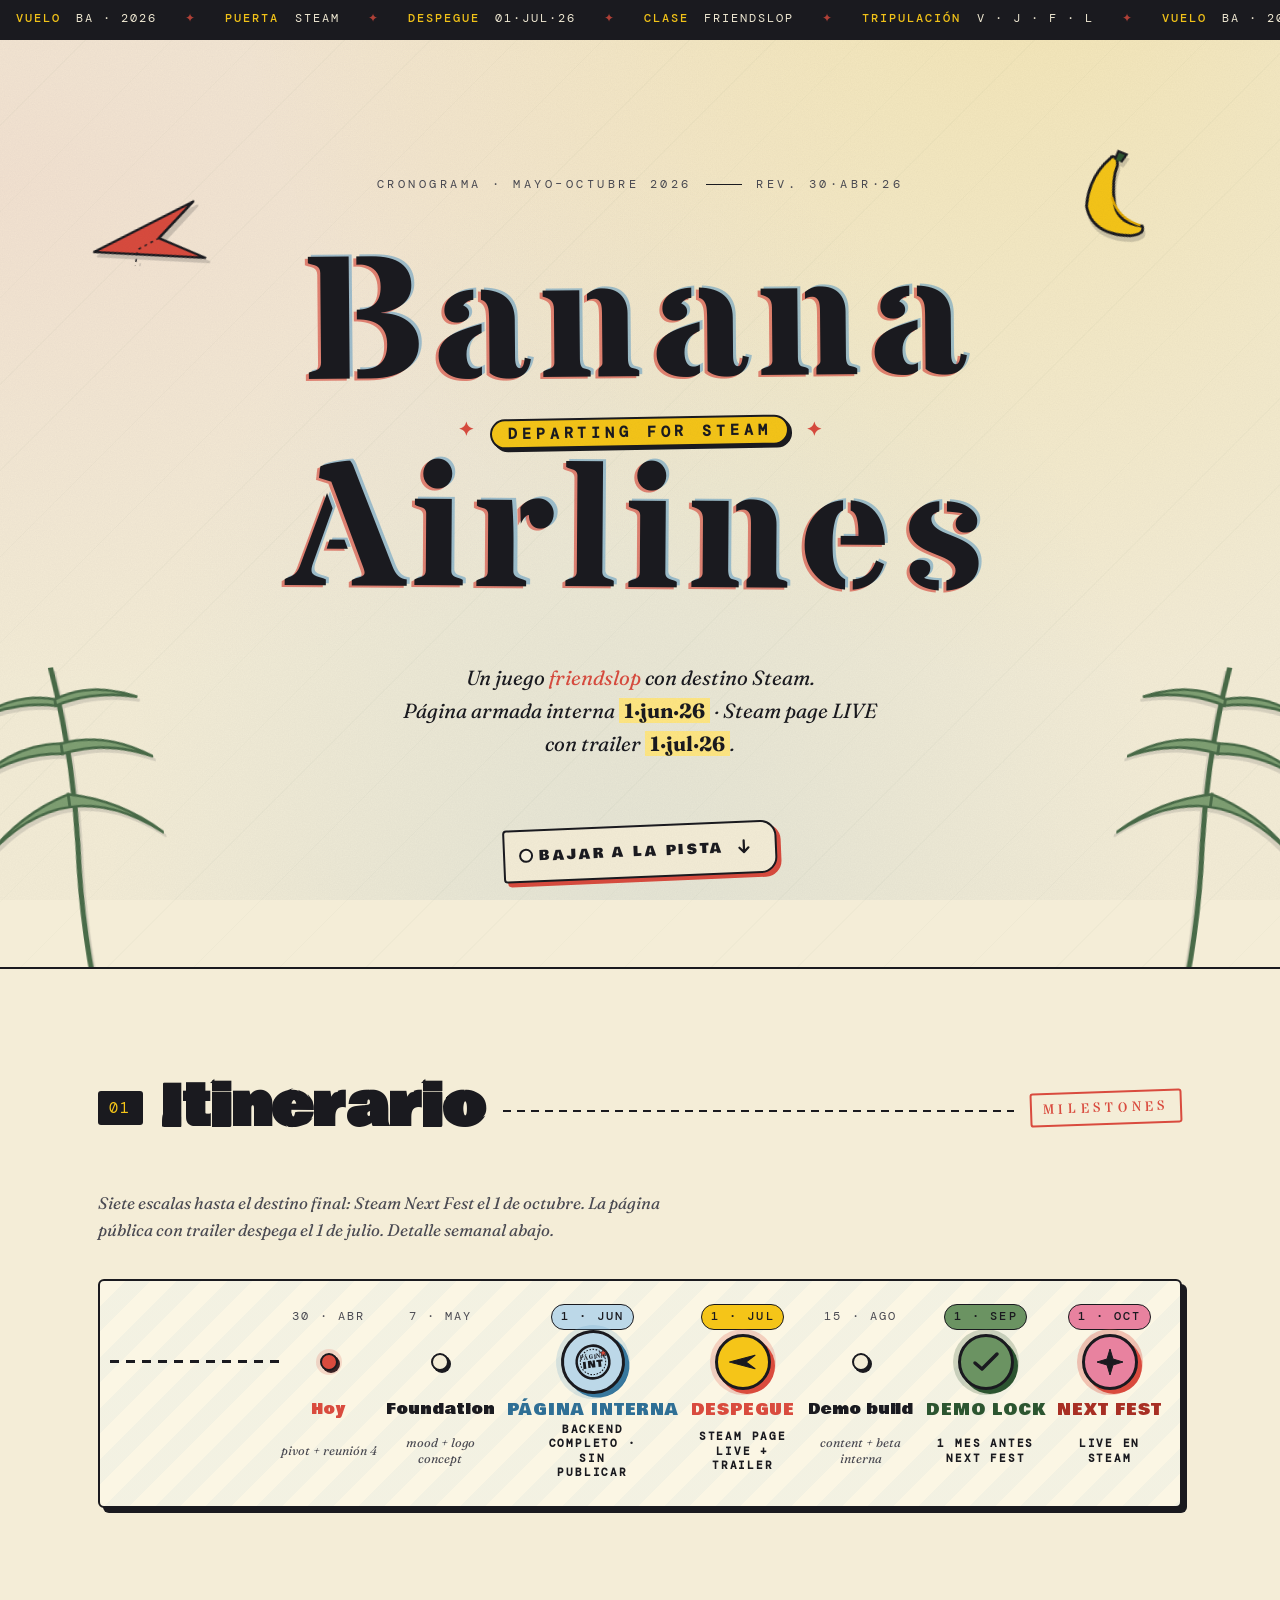
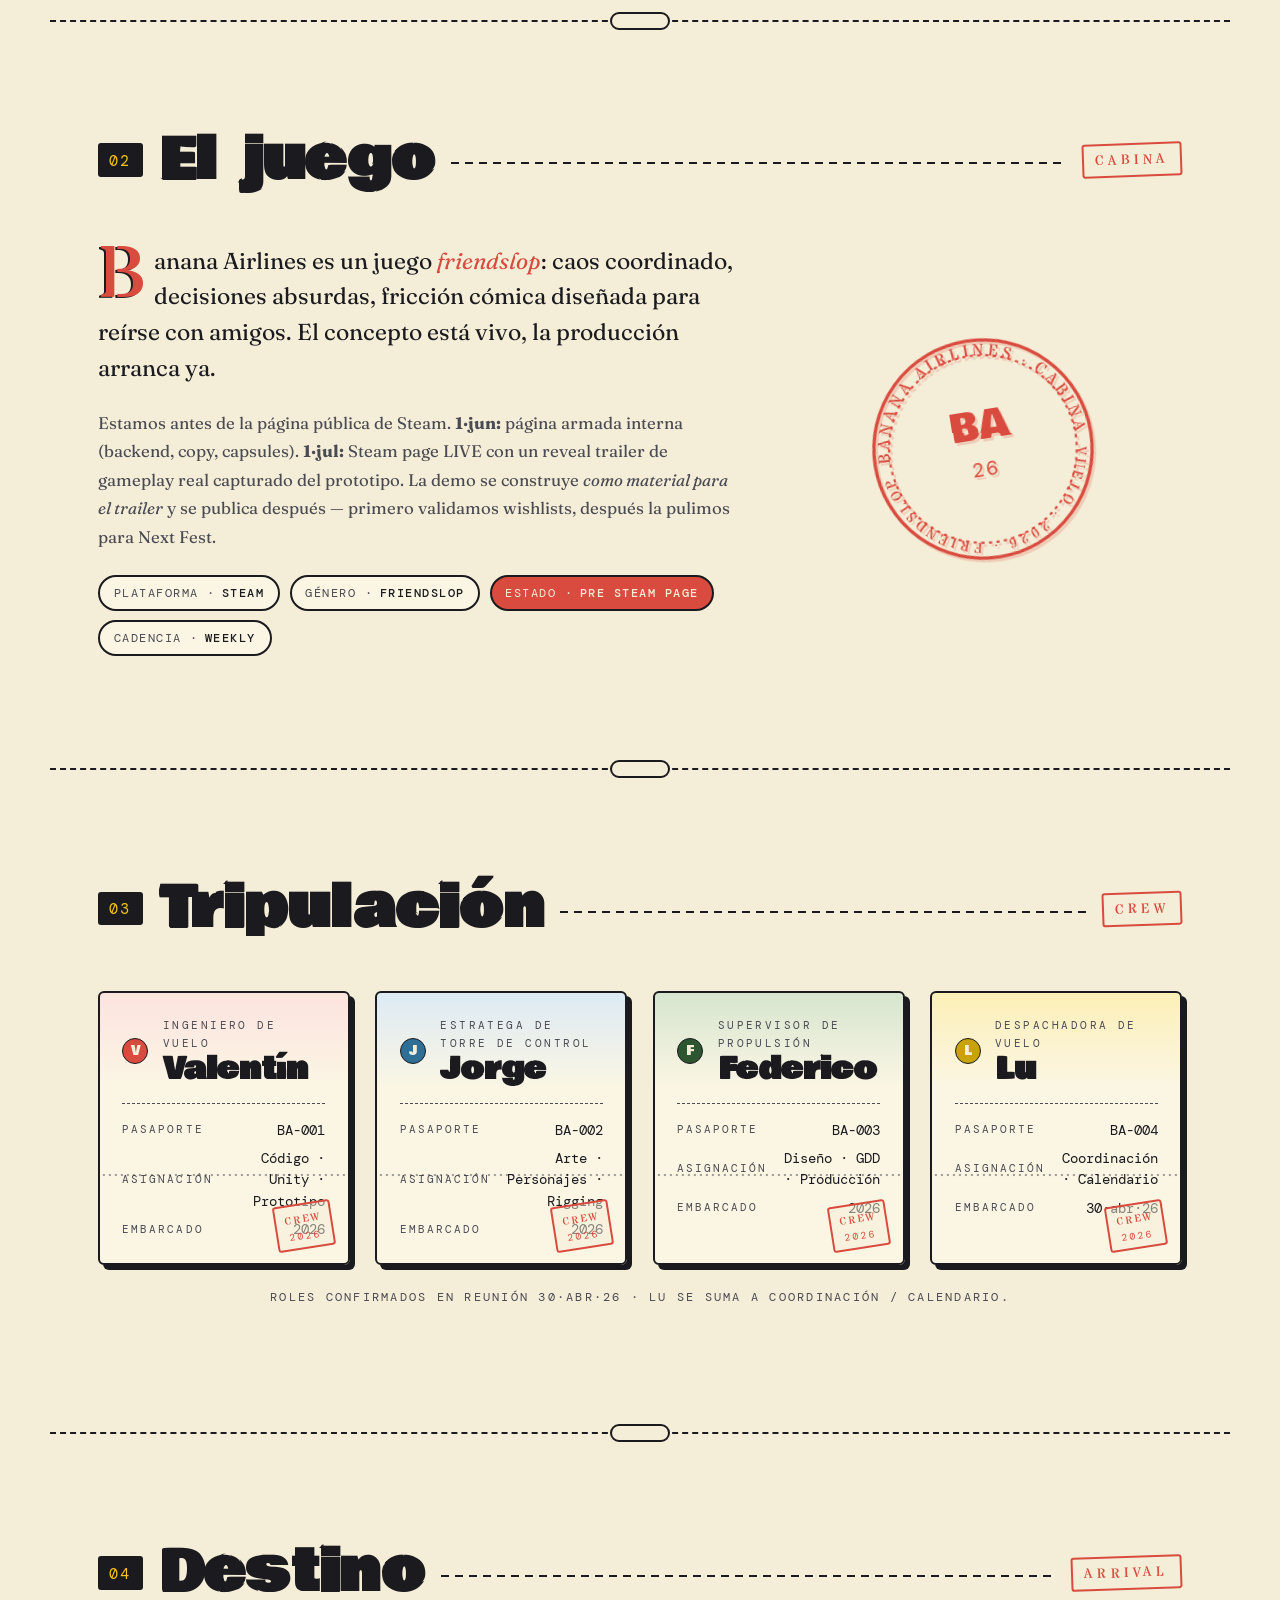
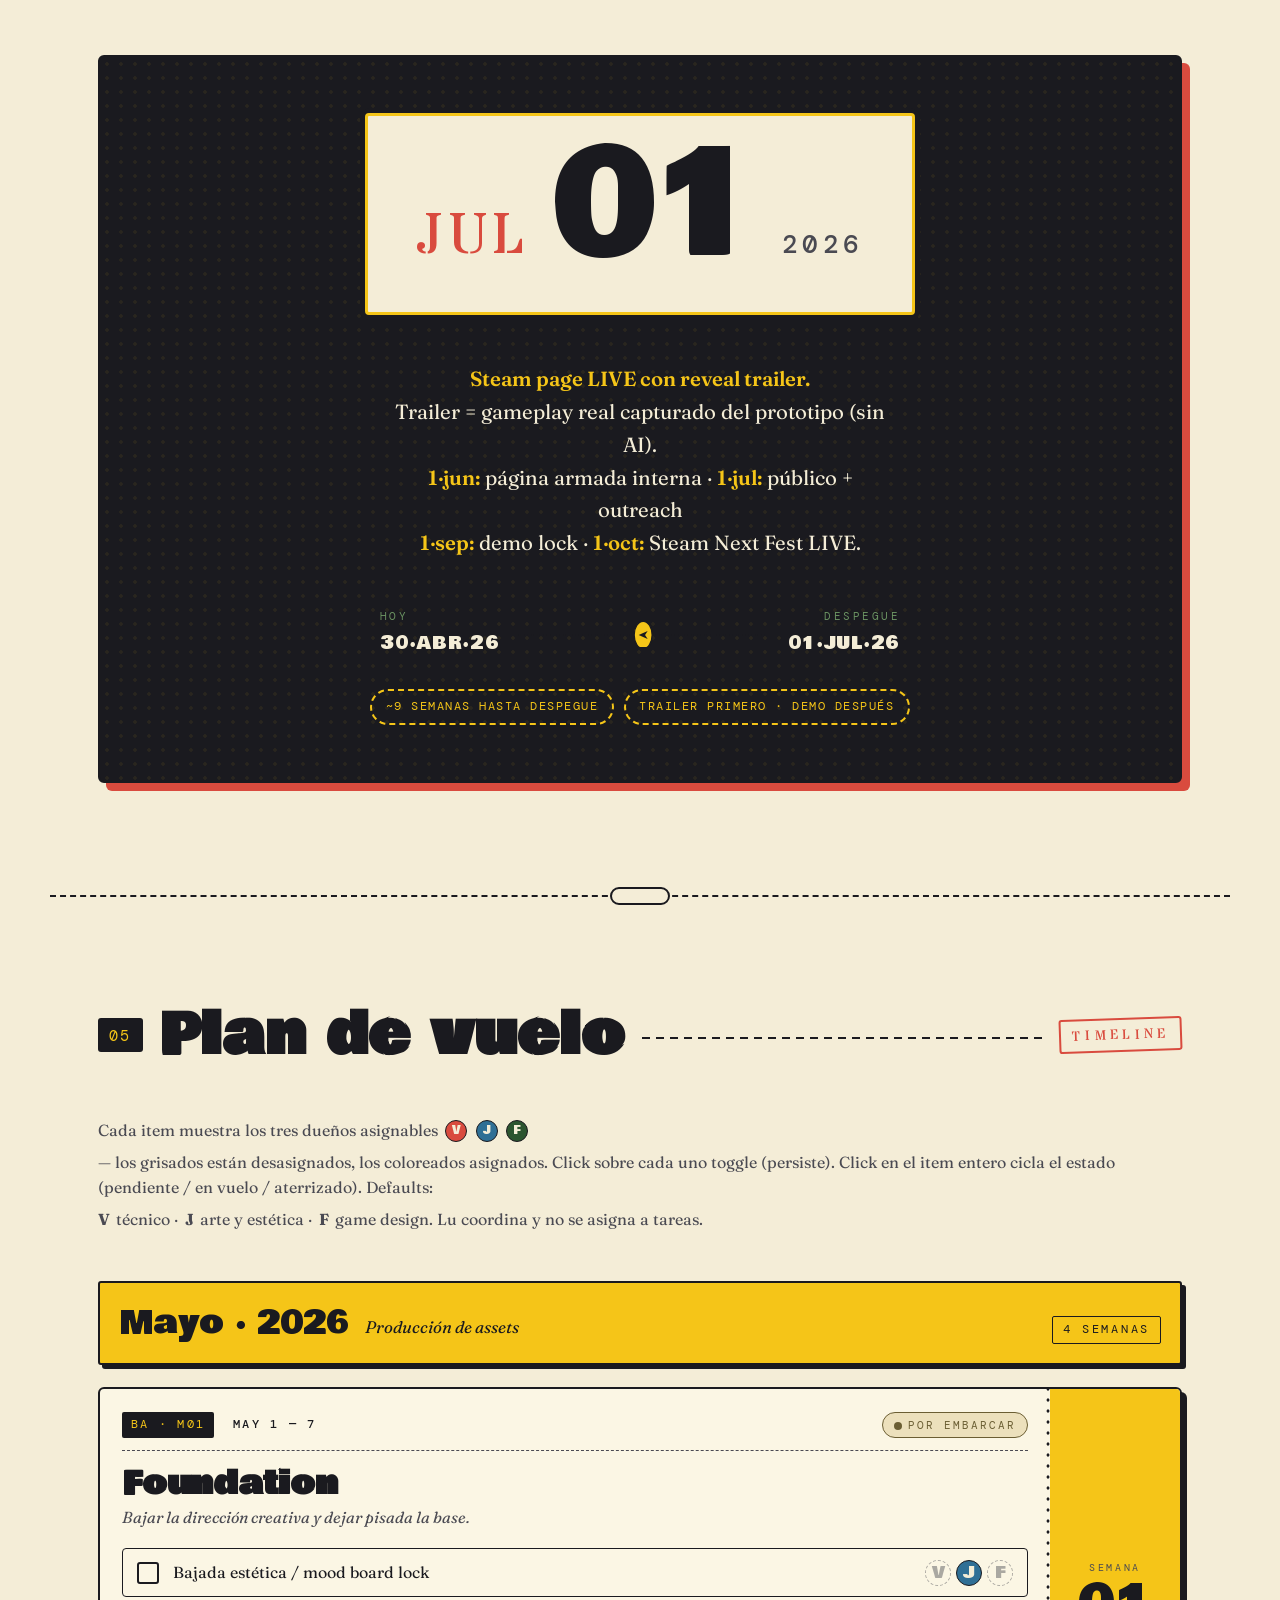
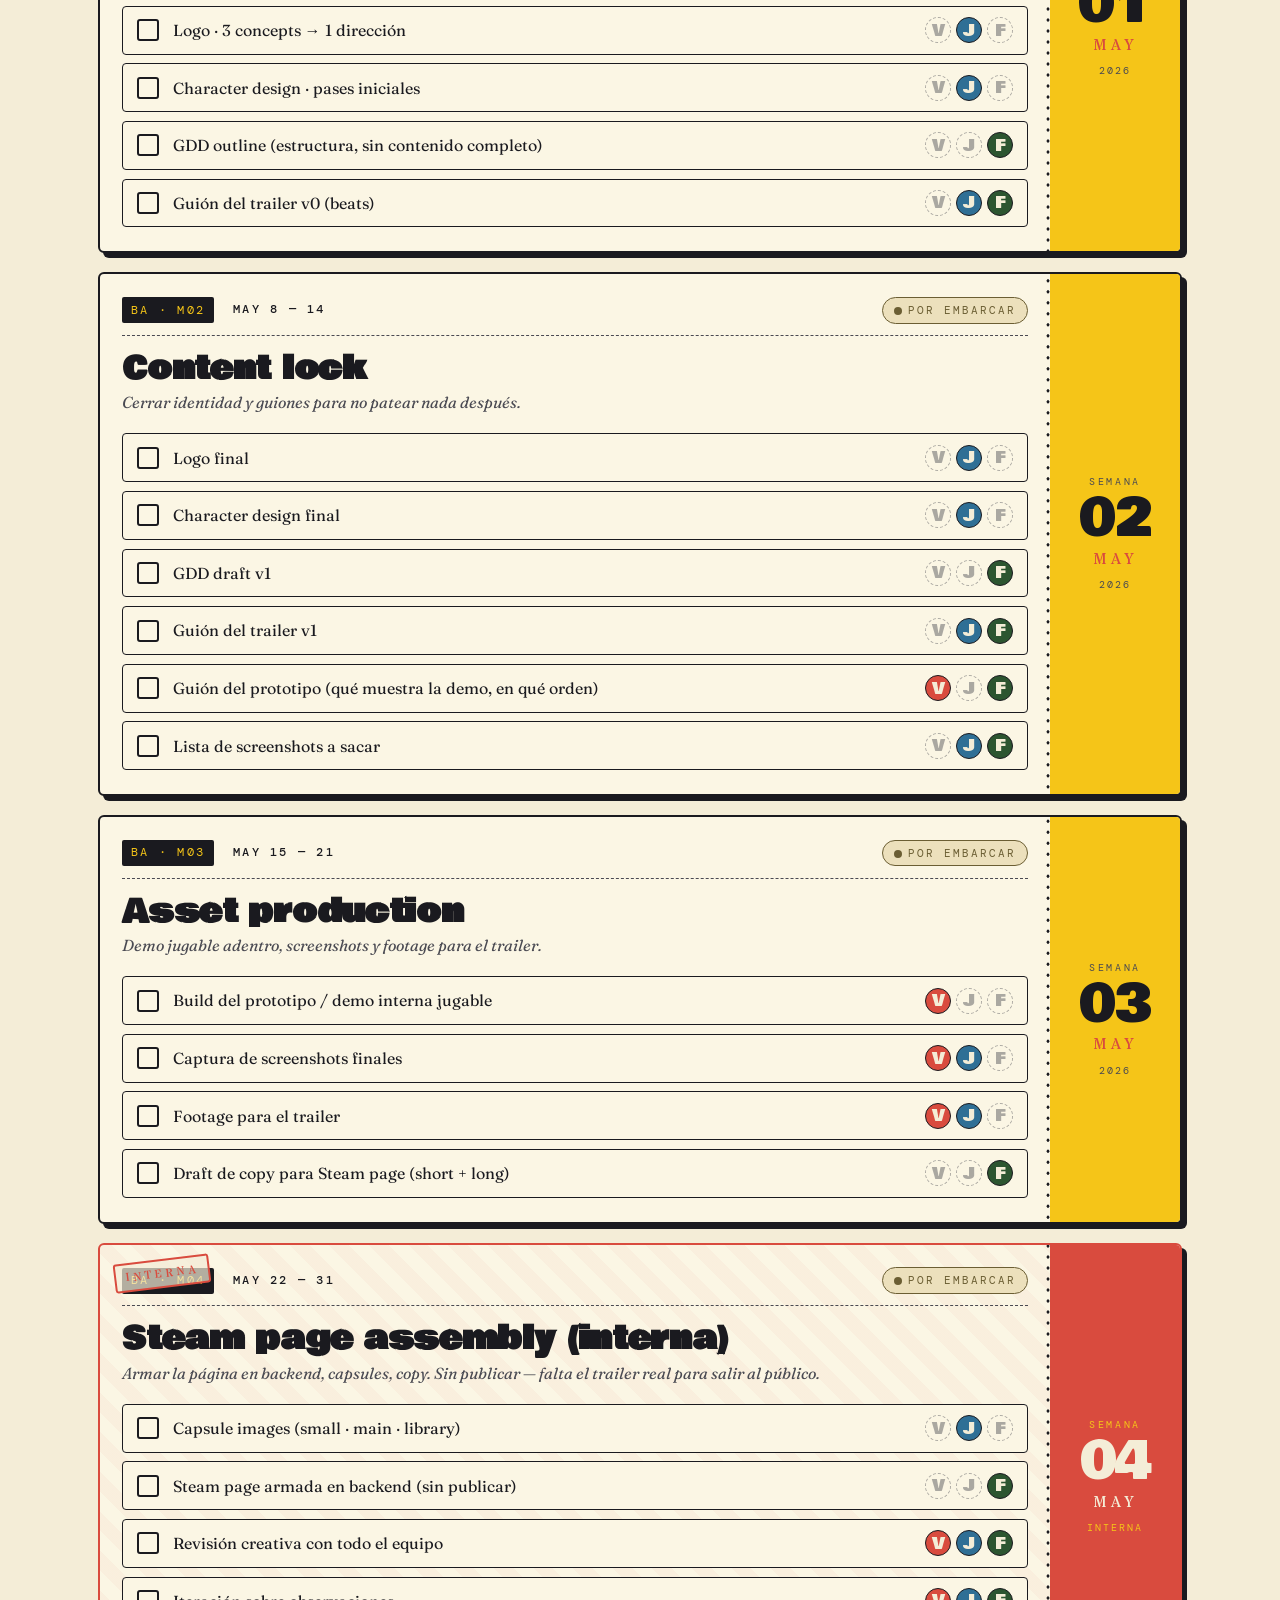
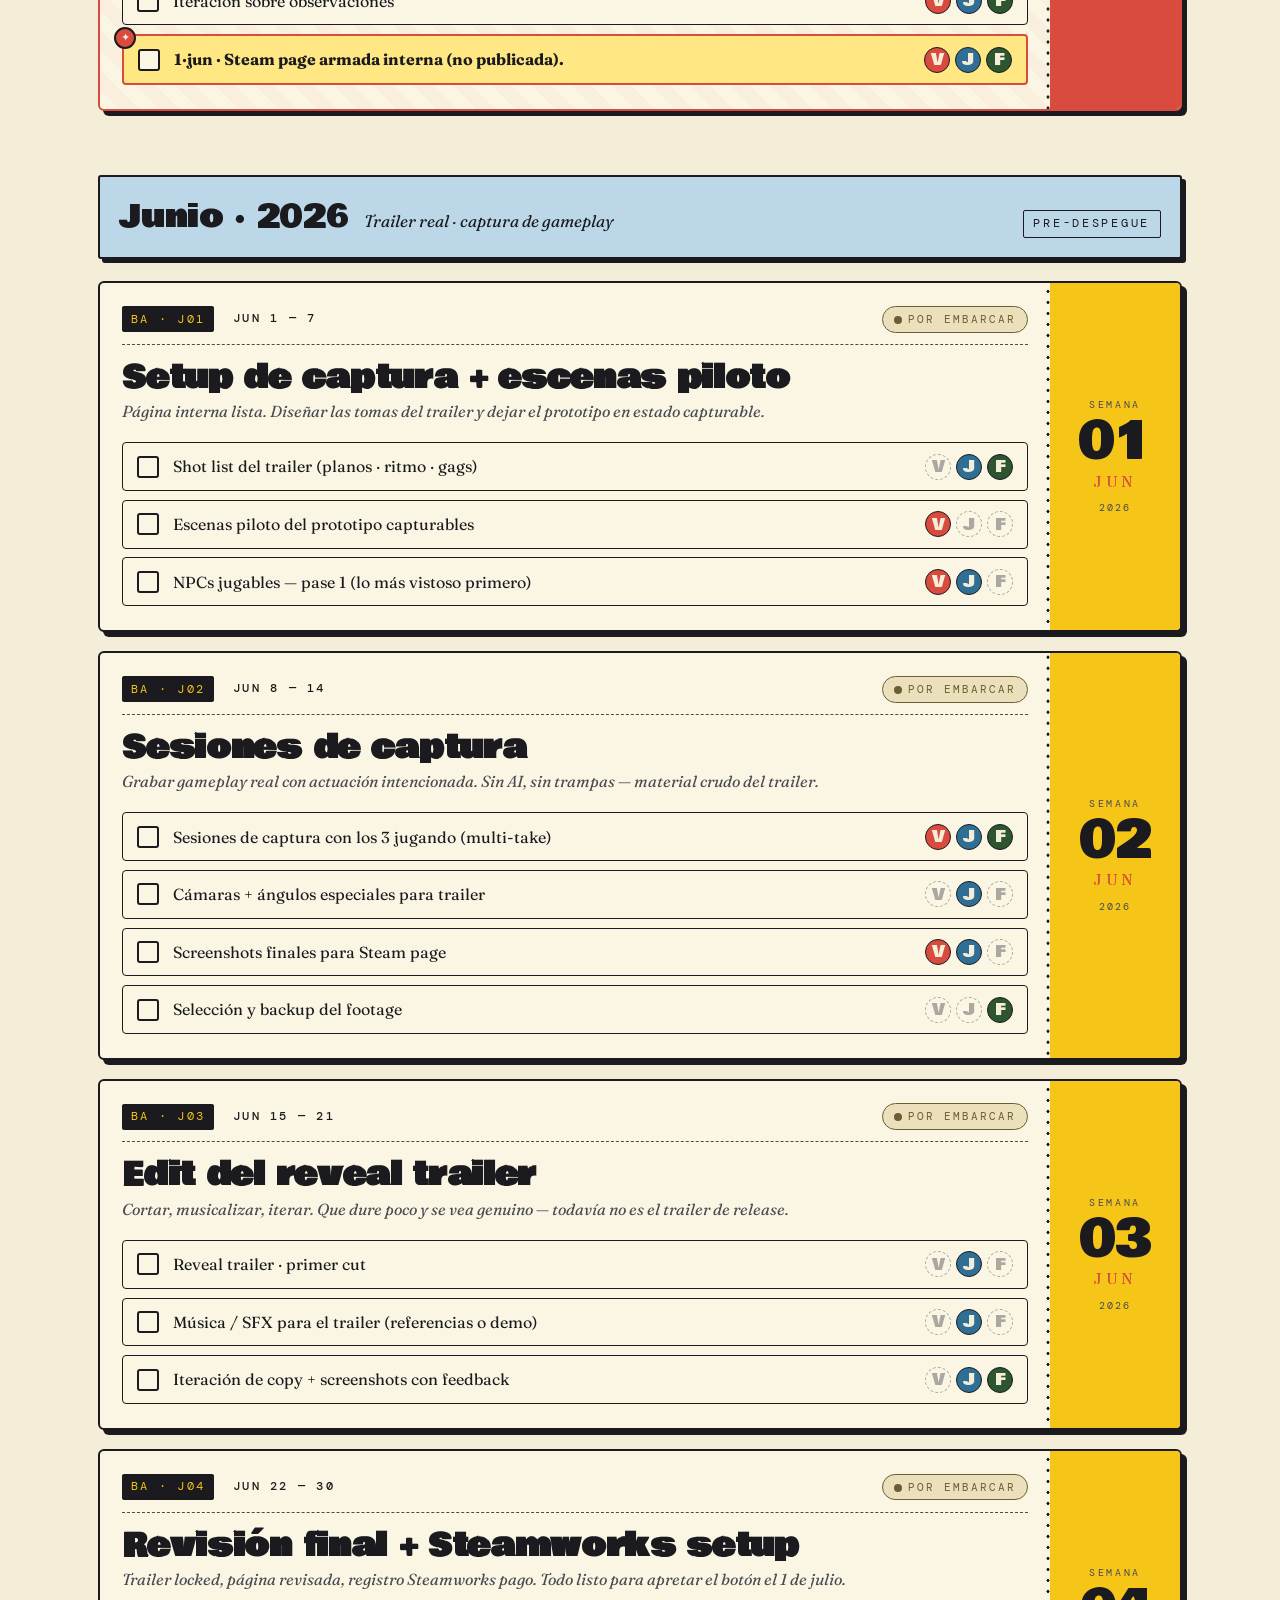
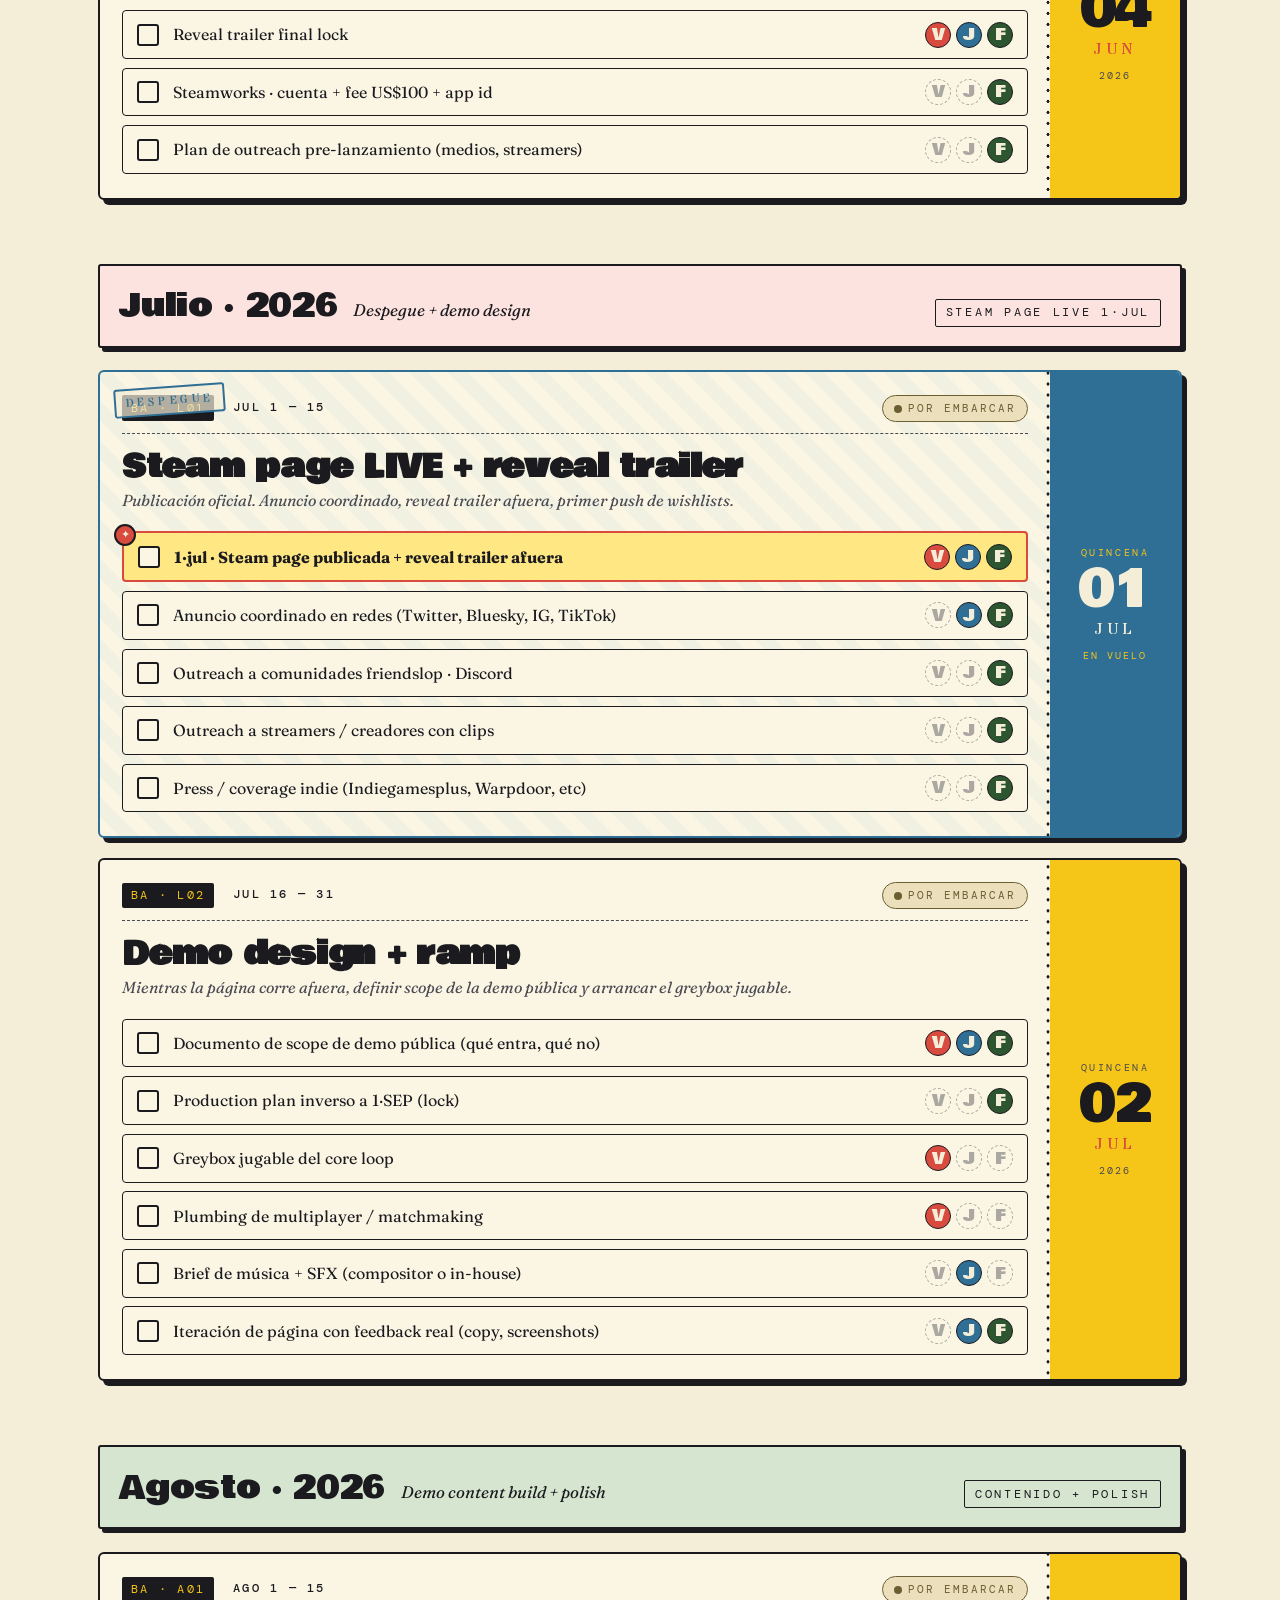
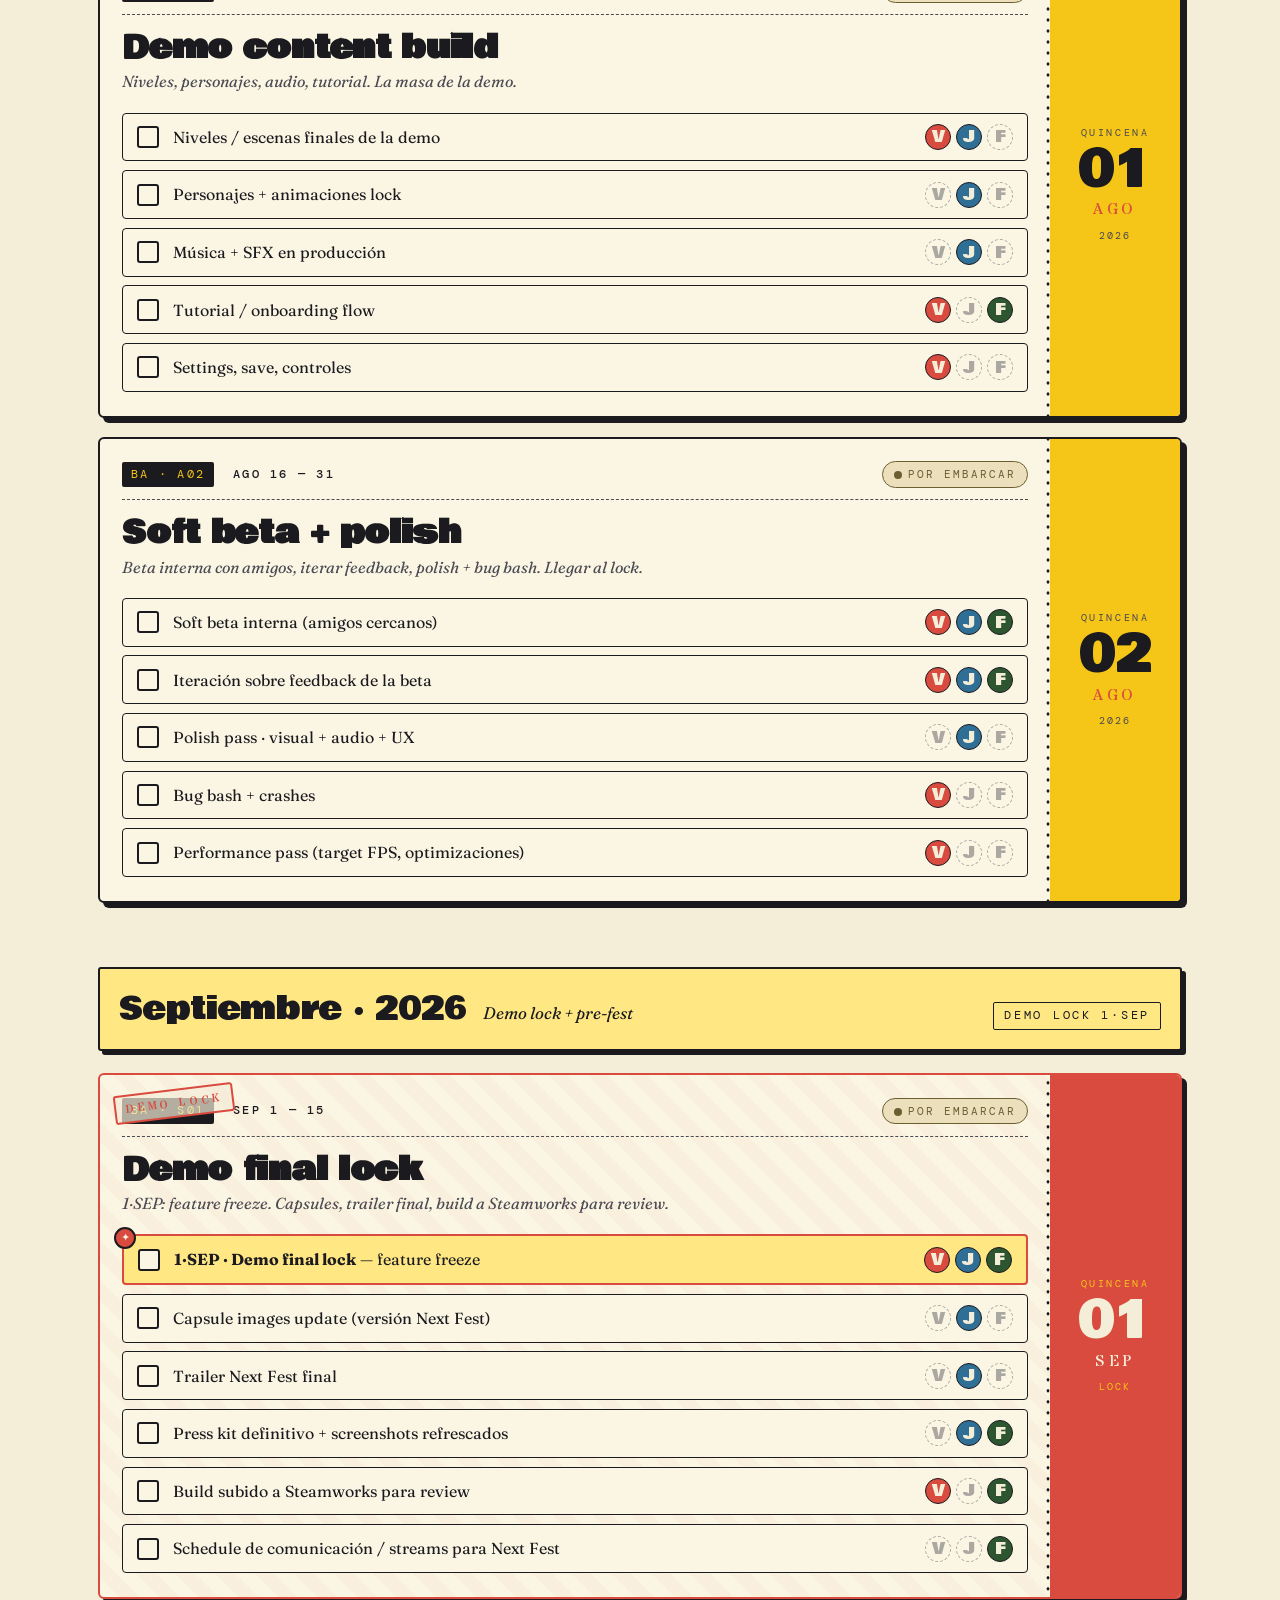
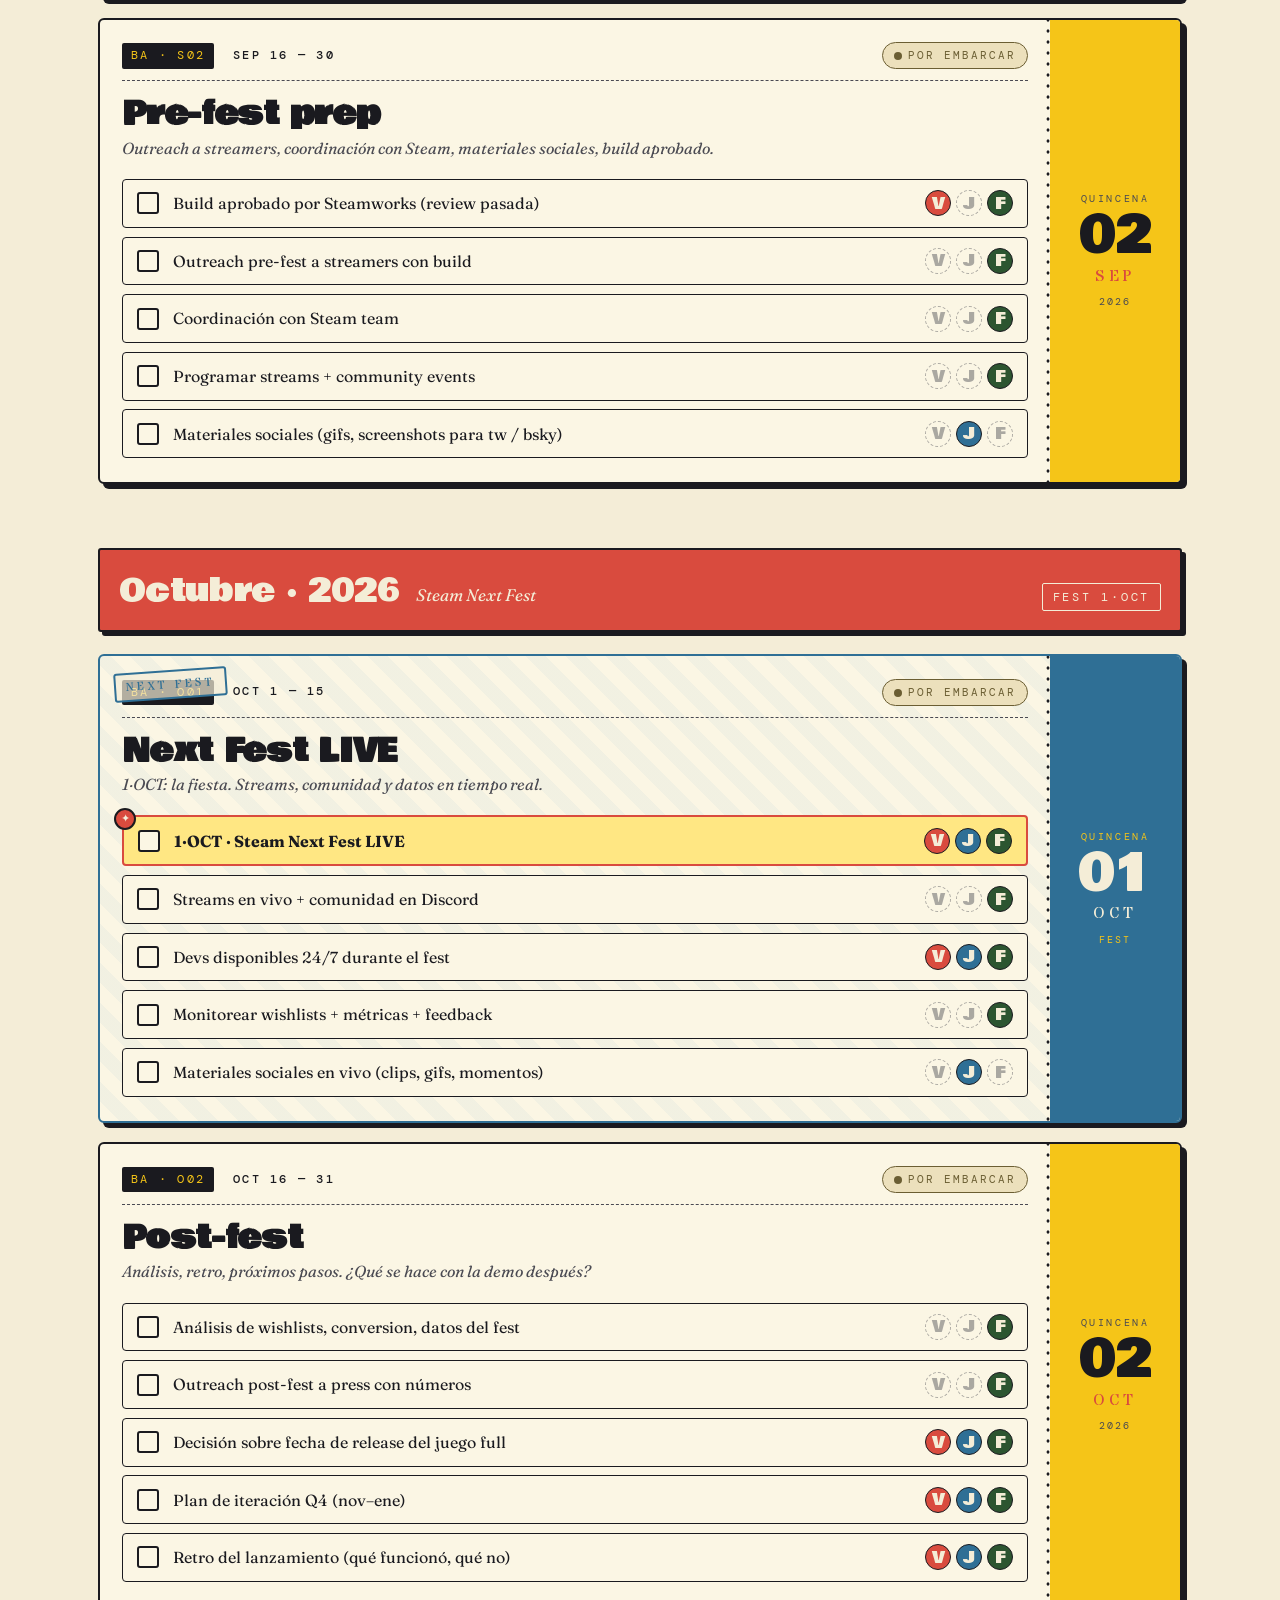
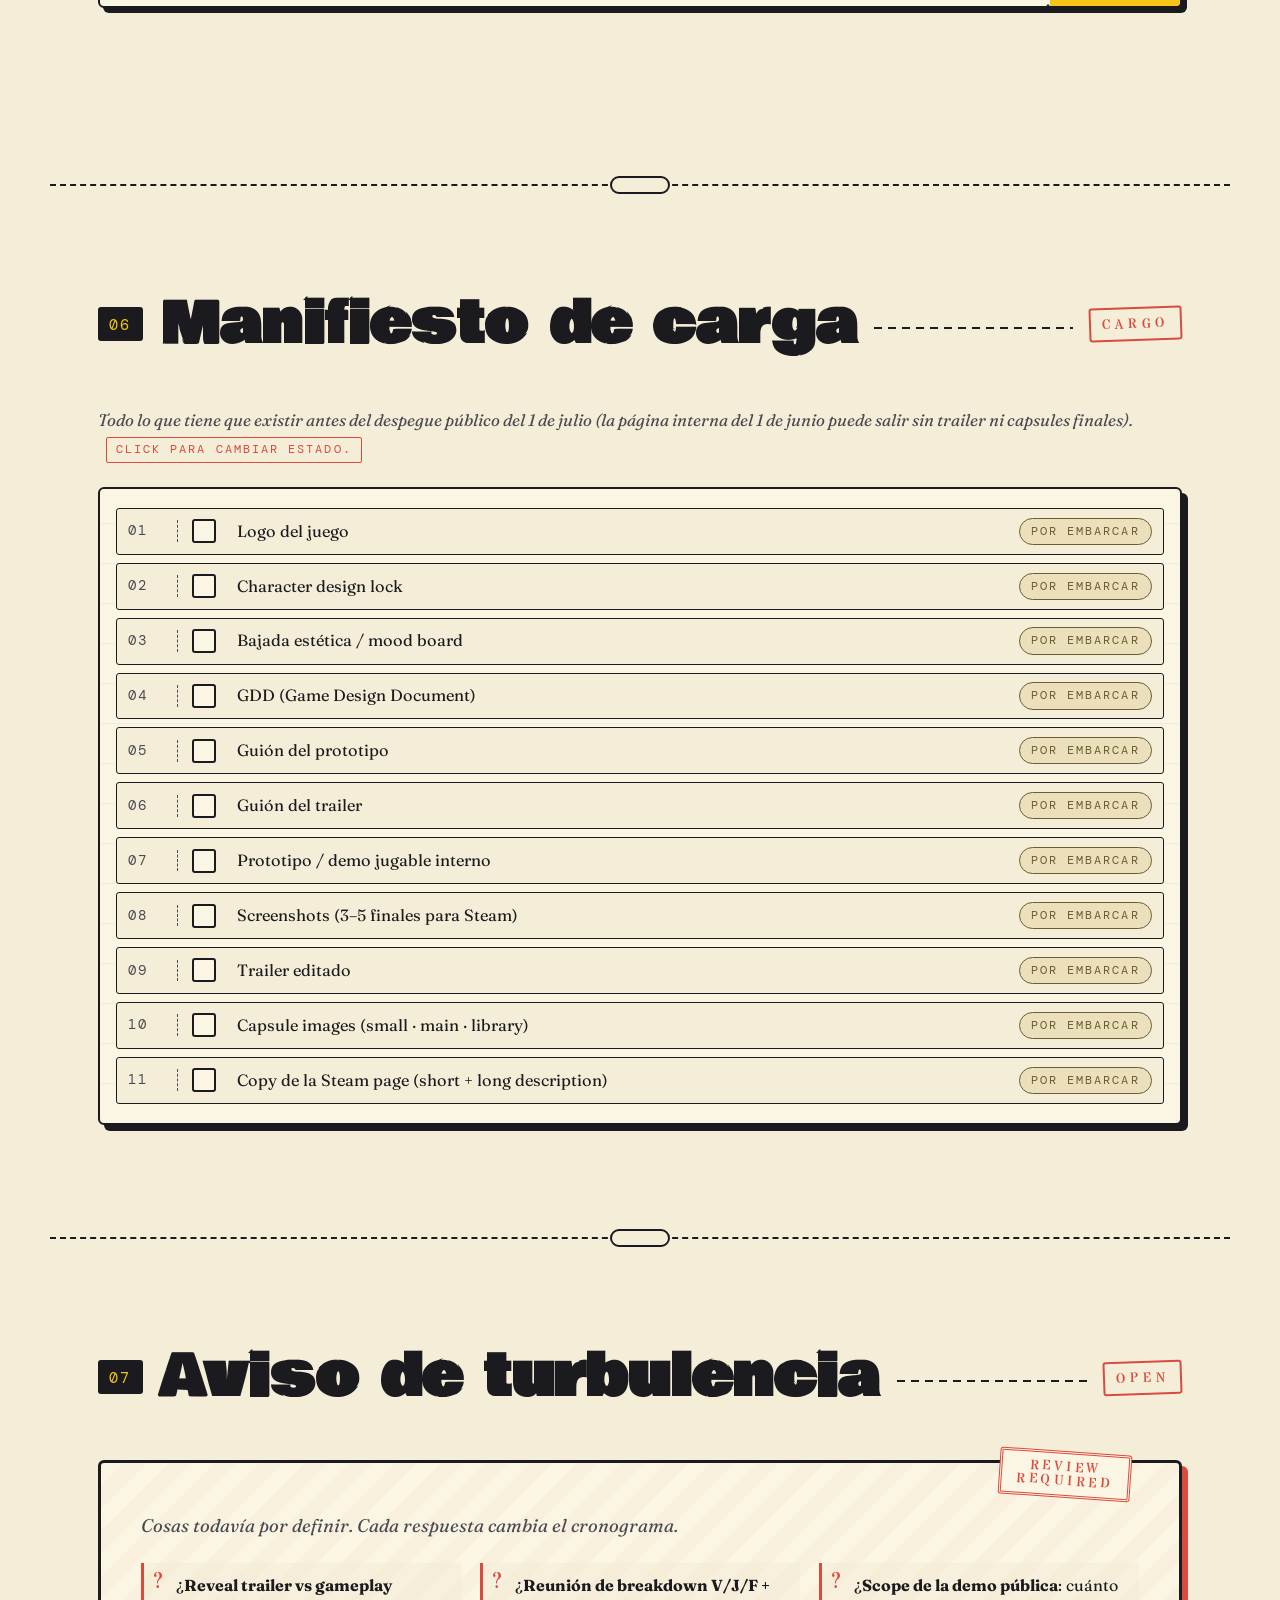
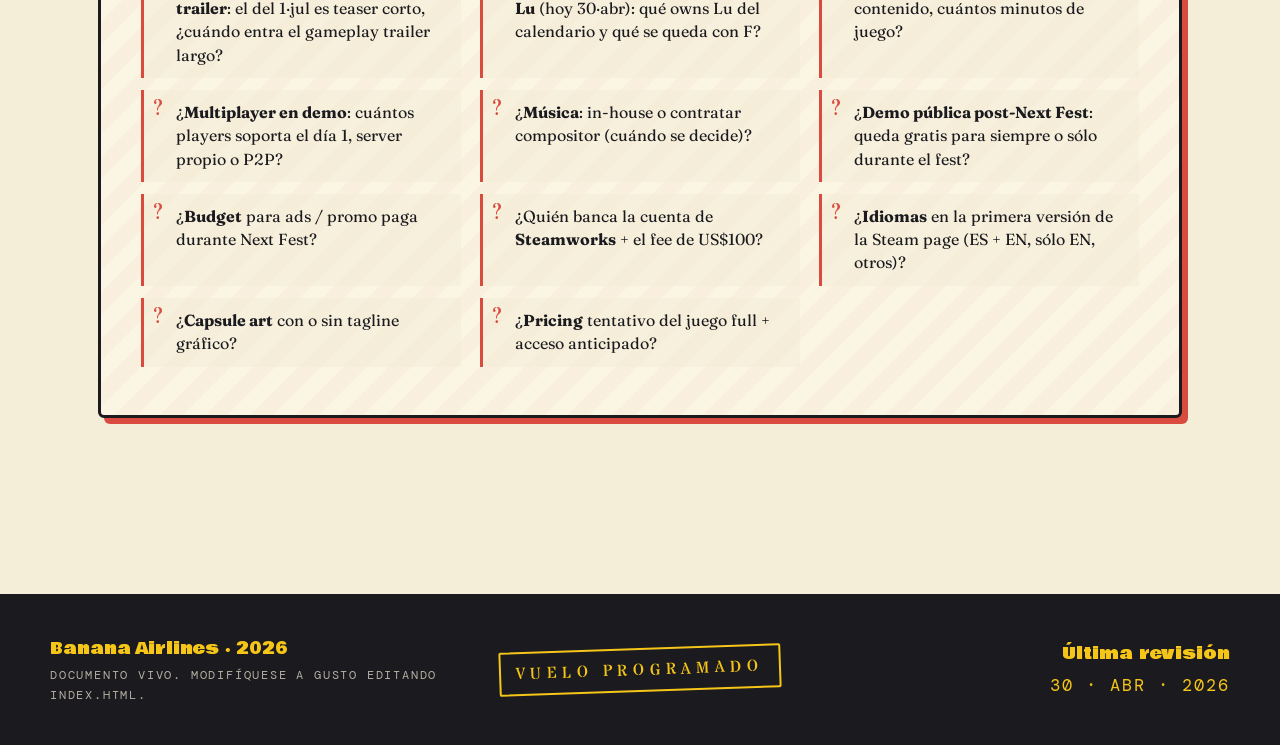
<file: index.html>
<!DOCTYPE html>
<html lang="es">
<head>
<meta charset="UTF-8">
<meta name="viewport" content="width=device-width, initial-scale=1">
<title>Banana Airlines · Cronograma Steam Page</title>
<meta name="description" content="Cronograma de producción de Banana Airlines — un juego friendslop con destino Steam. Página interna 1 de junio · Steam page LIVE con trailer 1 de julio · Steam Next Fest 1 de octubre de 2026.">
<link rel="preconnect" href="https://fonts.googleapis.com">
<link rel="preconnect" href="https://fonts.gstatic.com" crossorigin>
<link href="https://fonts.googleapis.com/css2?family=Bowlby+One&family=DM+Mono:wght@400;500&family=Fraunces:ital,opsz,wght@0,9..144,400;0,9..144,600;0,9..144,800;1,9..144,400;1,9..144,600&family=Stardos+Stencil:wght@400;700&display=swap" rel="stylesheet">
<link rel="stylesheet" href="styles.css">
</head>
<body>

<!-- ===== Decorative grain overlay ===== -->
<div class="grain" aria-hidden="true"></div>

<!-- ===== Top departure strip (ticker) ===== -->
<header class="ticker" role="banner">
  <div class="ticker__track">
    <span class="ticker__item"><b>VUELO</b> BA · 2026</span>
    <span class="ticker__sep">✦</span>
    <span class="ticker__item"><b>PUERTA</b> STEAM</span>
    <span class="ticker__sep">✦</span>
    <span class="ticker__item"><b>DESPEGUE</b> 01·JUL·26</span>
    <span class="ticker__sep">✦</span>
    <span class="ticker__item"><b>CLASE</b> FRIENDSLOP</span>
    <span class="ticker__sep">✦</span>
    <span class="ticker__item"><b>TRIPULACIÓN</b> V · J · F · L</span>
    <span class="ticker__sep">✦</span>
    <span class="ticker__item"><b>VUELO</b> BA · 2026</span>
    <span class="ticker__sep">✦</span>
    <span class="ticker__item"><b>PUERTA</b> STEAM</span>
    <span class="ticker__sep">✦</span>
    <span class="ticker__item"><b>DESPEGUE</b> 01·JUL·26</span>
    <span class="ticker__sep">✦</span>
    <span class="ticker__item"><b>CLASE</b> FRIENDSLOP</span>
    <span class="ticker__sep">✦</span>
    <span class="ticker__item"><b>TRIPULACIÓN</b> V · J · F · L</span>
    <span class="ticker__sep">✦</span>
  </div>
</header>

<!-- ============================================== -->
<!-- ===========       HERO            ============= -->
<!-- ============================================== -->
<section class="hero" id="top">

  <!-- Decorative palms -->
  <svg class="hero__palm hero__palm--left" viewBox="0 0 140 260" aria-hidden="true">
    <path d="M70 260 Q66 200 72 140 Q78 70 70 0" stroke="#2C5530" stroke-width="4" fill="none" stroke-linecap="round"/>
    <path d="M70 25 Q40 15 6 32 Q40 22 70 30 Z" fill="#6B9362" stroke="#2C5530" stroke-width="2"/>
    <path d="M70 25 Q100 15 134 32 Q100 22 70 30 Z" fill="#6B9362" stroke="#2C5530" stroke-width="2"/>
    <path d="M70 60 Q35 55 0 80 Q35 62 70 68 Z" fill="#6B9362" stroke="#2C5530" stroke-width="2"/>
    <path d="M70 60 Q105 55 140 80 Q105 62 70 68 Z" fill="#6B9362" stroke="#2C5530" stroke-width="2"/>
    <path d="M70 100 Q30 110 0 140 Q35 110 70 110 Z" fill="#6B9362" stroke="#2C5530" stroke-width="2"/>
    <path d="M70 100 Q110 110 140 140 Q105 110 70 110 Z" fill="#6B9362" stroke="#2C5530" stroke-width="2"/>
  </svg>

  <svg class="hero__palm hero__palm--right" viewBox="0 0 140 260" aria-hidden="true">
    <path d="M70 260 Q66 200 72 140 Q78 70 70 0" stroke="#2C5530" stroke-width="4" fill="none" stroke-linecap="round"/>
    <path d="M70 25 Q40 15 6 32 Q40 22 70 30 Z" fill="#6B9362" stroke="#2C5530" stroke-width="2"/>
    <path d="M70 25 Q100 15 134 32 Q100 22 70 30 Z" fill="#6B9362" stroke="#2C5530" stroke-width="2"/>
    <path d="M70 60 Q35 55 0 80 Q35 62 70 68 Z" fill="#6B9362" stroke="#2C5530" stroke-width="2"/>
    <path d="M70 60 Q105 55 140 80 Q105 62 70 68 Z" fill="#6B9362" stroke="#2C5530" stroke-width="2"/>
    <path d="M70 100 Q30 110 0 140 Q35 110 70 110 Z" fill="#6B9362" stroke="#2C5530" stroke-width="2"/>
    <path d="M70 100 Q110 110 140 140 Q105 110 70 110 Z" fill="#6B9362" stroke="#2C5530" stroke-width="2"/>
  </svg>

  <!-- Floating banana -->
  <svg class="hero__banana" viewBox="0 0 80 90" aria-hidden="true">
    <path d="M18 12 Q6 35 14 60 Q28 82 60 70 Q72 64 67 58 Q45 64 36 48 Q26 30 26 16 Q24 10 21 10 Q18 10 18 12 Z" fill="#F5C518" stroke="#1A1A1F" stroke-width="2.5" stroke-linejoin="round"/>
    <path d="M22 12 L22 4 L30 4 L28 12" fill="#2C5530" stroke="#1A1A1F" stroke-width="2"/>
    <path d="M32 44 Q44 60 65 58" stroke="#E2A902" stroke-width="2" fill="none"/>
  </svg>

  <!-- Paper plane -->
  <svg class="hero__plane" viewBox="0 0 120 70" aria-hidden="true">
    <path d="M3 35 L115 5 L72 35 L115 65 Z" fill="#D94B3E" stroke="#1A1A1F" stroke-width="2.5" stroke-linejoin="round"/>
    <path d="M72 35 L115 5" stroke="#1A1A1F" stroke-width="2" fill="none"/>
    <path d="M72 35 L48 42 L42 58" stroke="#1A1A1F" stroke-width="1.5" fill="none" stroke-dasharray="3 4"/>
  </svg>

  <div class="hero__inner">
    <p class="hero__kicker">
      <span>Cronograma · Mayo–Octubre 2026</span>
      <span class="hero__kicker-rule"></span>
      <span>Rev. 30·abr·26</span>
    </p>

    <h1 class="wordmark" aria-label="Banana Airlines">
      <span class="wordmark__row">
        <span class="wordmark__word">Banana</span>
      </span>
      <span class="wordmark__row wordmark__row--mid" aria-hidden="true">
        <span class="wordmark__star">✦</span>
        <span class="wordmark__plate">DEPARTING FOR STEAM</span>
        <span class="wordmark__star">✦</span>
      </span>
      <span class="wordmark__row">
        <span class="wordmark__word">Airlines</span>
      </span>
    </h1>

    <p class="hero__tag">
      Un juego <em>friendslop</em> con destino Steam.<br>
      Página armada interna <strong>1·jun·26</strong> · Steam page LIVE con trailer <strong>1·jul·26</strong>.
    </p>

    <a class="hero__cta" href="#plan">
      <span class="hero__cta-tag">
        <span class="hero__cta-hole"></span>
        <span class="hero__cta-label">BAJAR A LA PISTA</span>
        <svg viewBox="0 0 20 20" width="18" height="18" aria-hidden="true">
          <path d="M10 3 L10 16 M5 11 L10 16 L15 11" fill="none" stroke="currentColor" stroke-width="2.5" stroke-linecap="round" stroke-linejoin="round"/>
        </svg>
      </span>
    </a>
  </div>
</section>

<!-- ============================================== -->
<!-- ===========     ITINERARIO        ============= -->
<!-- ============================================== -->
<section class="section route" id="route">
  <header class="section__head">
    <span class="section__num">01</span>
    <h2 class="section__title">Itinerario</h2>
    <span class="section__rule"></span>
    <span class="section__nameplate">milestones</span>
  </header>

  <p class="route__intro">Siete escalas hasta el destino final: Steam Next Fest el 1 de octubre. La página pública con trailer despega el 1 de julio. Detalle semanal abajo.</p>

  <div class="route__rail">
    <ol class="route__stops">

      <li class="stop stop--now">
        <span class="stop__date">30 · ABR</span>
        <span class="stop__dot" aria-hidden="true"></span>
        <span class="stop__label">Hoy</span>
        <span class="stop__sub">pivot + reunión 4</span>
      </li>

      <li class="stop">
        <span class="stop__date">7 · MAY</span>
        <span class="stop__dot" aria-hidden="true"></span>
        <span class="stop__label">Foundation</span>
        <span class="stop__sub">mood + logo concept</span>
      </li>

      <li class="stop stop--ready">
        <span class="stop__date">1 · JUN</span>
        <span class="stop__dot" aria-hidden="true">
          <svg viewBox="0 0 36 36" aria-hidden="true">
            <!-- stamp ring -->
            <circle cx="18" cy="18" r="15.5" fill="none" stroke="#1A1A1F" stroke-width="2.4"/>
            <circle cx="18" cy="18" r="12" fill="none" stroke="#1A1A1F" stroke-width="1" stroke-dasharray="1.5 1.5"/>
            <!-- "BA" stenciled -->
            <text x="18" y="15" font-family="Stardos Stencil, 'Bowlby One', sans-serif" font-size="6" fill="#1A1A1F" text-anchor="middle" letter-spacing="0.6" font-weight="700">PÁGINA</text>
            <text x="18" y="23.5" font-family="Bowlby One, sans-serif" font-size="9" fill="#1A1A1F" text-anchor="middle" letter-spacing="0.5">INT</text>
            <!-- corner star -->
            <path d="M28.5 7 L29.5 9.5 L32 9.5 L30 11 L31 13.5 L28.5 12 L26 13.5 L27 11 L25 9.5 L27.5 9.5 Z" fill="#D94B3E" stroke="#1A1A1F" stroke-width="0.6" stroke-linejoin="round"/>
          </svg>
        </span>
        <span class="stop__label">Página interna</span>
        <span class="stop__sub">backend completo · sin publicar</span>
      </li>

      <li class="stop stop--launch">
        <span class="stop__date">1 · JUL</span>
        <span class="stop__dot" aria-hidden="true">
          <svg viewBox="0 0 40 24" aria-hidden="true">
            <path d="M2 12 L36 3 L24 12 L36 21 Z" fill="#1A1A1F" stroke="#1A1A1F" stroke-width="1.5" stroke-linejoin="round"/>
          </svg>
        </span>
        <span class="stop__label">Despegue</span>
        <span class="stop__sub">Steam page LIVE + trailer</span>
      </li>

      <li class="stop">
        <span class="stop__date">15 · AGO</span>
        <span class="stop__dot" aria-hidden="true"></span>
        <span class="stop__label">Demo build</span>
        <span class="stop__sub">content + beta interna</span>
      </li>

      <li class="stop stop--lock">
        <span class="stop__date">1 · SEP</span>
        <span class="stop__dot" aria-hidden="true">
          <svg viewBox="0 0 30 24" aria-hidden="true">
            <path d="M4 13 L11 19 L26 4" stroke="#1A1A1F" stroke-width="3.5" fill="none" stroke-linecap="round" stroke-linejoin="round"/>
          </svg>
        </span>
        <span class="stop__label">Demo lock</span>
        <span class="stop__sub">1 mes antes Next Fest</span>
      </li>

      <li class="stop stop--fest">
        <span class="stop__date">1 · OCT</span>
        <span class="stop__dot" aria-hidden="true">
          <svg viewBox="0 0 30 30" aria-hidden="true">
            <path d="M15 2 L18 12 L28 15 L18 18 L15 28 L12 18 L2 15 L12 12 Z" fill="#1A1A1F" stroke="#1A1A1F" stroke-width="1" stroke-linejoin="round"/>
          </svg>
        </span>
        <span class="stop__label">Next Fest</span>
        <span class="stop__sub">LIVE en Steam</span>
      </li>

    </ol>
  </div>
</section>

<!-- ============================================== -->
<!-- ===========      THE PITCH        ============= -->
<!-- ============================================== -->
<section class="section pitch" id="pitch">
  <header class="section__head">
    <span class="section__num">02</span>
    <h2 class="section__title">El juego</h2>
    <span class="section__rule"></span>
    <span class="section__nameplate">cabina</span>
  </header>

  <div class="pitch__grid">
    <div class="pitch__body">
      <p class="pitch__lead">
        <span class="dropcap">B</span>anana Airlines es un juego <em>friendslop</em>: caos coordinado, decisiones absurdas, fricción cómica diseñada para reírse con amigos. El concepto está vivo, la producción arranca ya.
      </p>
      <p class="pitch__para">
        Estamos antes de la página pública de Steam. <strong>1·jun:</strong> página armada interna (backend, copy, capsules). <strong>1·jul:</strong> Steam page LIVE con un reveal trailer de gameplay real capturado del prototipo. La demo se construye <em>como material para el trailer</em> y se publica después — primero validamos wishlists, después la pulimos para Next Fest.
      </p>
      <div class="pitch__chips">
        <span class="chip">Plataforma · <b>Steam</b></span>
        <span class="chip">Género · <b>Friendslop</b></span>
        <span class="chip chip--alert">Estado · <b>Pre Steam page</b></span>
        <span class="chip">Cadencia · <b>Weekly</b></span>
      </div>
    </div>

    <aside class="pitch__stamp" aria-hidden="true">
      <svg viewBox="0 0 220 220">
        <defs>
          <path id="ringTop" d="M110 110 m-86 0 a86 86 0 1 1 172 0"/>
          <path id="ringBot" d="M110 110 m86 0 a86 86 0 1 1 -172 0"/>
        </defs>
        <circle cx="110" cy="110" r="100" fill="none" stroke="#D94B3E" stroke-width="3"/>
        <circle cx="110" cy="110" r="86" fill="none" stroke="#D94B3E" stroke-width="2" stroke-dasharray="3 4"/>
        <text font-family="Stardos Stencil" font-size="15" letter-spacing="3" fill="#D94B3E">
          <textPath href="#ringTop" startOffset="50%" text-anchor="middle">BANANA AIRLINES · CABINA</textPath>
        </text>
        <text font-family="Stardos Stencil" font-size="13" letter-spacing="3" fill="#D94B3E">
          <textPath href="#ringBot" startOffset="50%" text-anchor="middle">VUELO · 2026 · FRIENDSLOP</textPath>
        </text>
        <text x="110" y="100" font-family="Bowlby One" font-size="34" fill="#D94B3E" text-anchor="middle">BA</text>
        <text x="110" y="135" font-family="DM Mono" font-size="18" fill="#D94B3E" text-anchor="middle" letter-spacing="2">26</text>
      </svg>
    </aside>
  </div>
</section>

<!-- ============================================== -->
<!-- ===========      THE CREW         ============= -->
<!-- ============================================== -->
<section class="section crew" id="crew">
  <header class="section__head">
    <span class="section__num">03</span>
    <h2 class="section__title">Tripulación</h2>
    <span class="section__rule"></span>
    <span class="section__nameplate">crew</span>
  </header>

  <div class="crew__grid">

    <!-- CREW: VALENTÍN -->
    <article class="crew-card crew-card--v">
      <div class="crew-card__top">
        <span class="crew-card__owner ow ow--v">V</span>
        <div class="crew-card__head">
          <p class="crew-card__role">Ingeniero de vuelo</p>
          <h3 class="crew-card__name">Valentín</h3>
        </div>
      </div>
      <dl class="crew-card__manifest">
        <dt>Pasaporte</dt><dd>BA-001</dd>
        <dt>Asignación</dt><dd>Código · Unity · Prototipo</dd>
        <dt>Embarcado</dt><dd>2026</dd>
      </dl>
      <div class="crew-card__stamp">
        <span>CREW</span>
        <span>2026</span>
      </div>
      <div class="crew-card__perf"></div>
    </article>

    <!-- CREW: JORGE -->
    <article class="crew-card crew-card--j">
      <div class="crew-card__top">
        <span class="crew-card__owner ow ow--j">J</span>
        <div class="crew-card__head">
          <p class="crew-card__role">Estratega de torre de control</p>
          <h3 class="crew-card__name">Jorge</h3>
        </div>
      </div>
      <dl class="crew-card__manifest">
        <dt>Pasaporte</dt><dd>BA-002</dd>
        <dt>Asignación</dt><dd>Arte · Personajes · Rigging</dd>
        <dt>Embarcado</dt><dd>2026</dd>
      </dl>
      <div class="crew-card__stamp">
        <span>CREW</span>
        <span>2026</span>
      </div>
      <div class="crew-card__perf"></div>
    </article>

    <!-- CREW: FEDERICO -->
    <article class="crew-card crew-card--f">
      <div class="crew-card__top">
        <span class="crew-card__owner ow ow--f">F</span>
        <div class="crew-card__head">
          <p class="crew-card__role">Supervisor de propulsión</p>
          <h3 class="crew-card__name">Federico</h3>
        </div>
      </div>
      <dl class="crew-card__manifest">
        <dt>Pasaporte</dt><dd>BA-003</dd>
        <dt>Asignación</dt><dd>Diseño · GDD · Producción</dd>
        <dt>Embarcado</dt><dd>2026</dd>
      </dl>
      <div class="crew-card__stamp">
        <span>CREW</span>
        <span>2026</span>
      </div>
      <div class="crew-card__perf"></div>
    </article>

    <!-- CREW: LU -->
    <article class="crew-card crew-card--l">
      <div class="crew-card__top">
        <span class="crew-card__owner ow ow--l">L</span>
        <div class="crew-card__head">
          <p class="crew-card__role">Despachadora de vuelo</p>
          <h3 class="crew-card__name">Lu</h3>
        </div>
      </div>
      <dl class="crew-card__manifest">
        <dt>Pasaporte</dt><dd>BA-004</dd>
        <dt>Asignación</dt><dd>Coordinación · Calendario</dd>
        <dt>Embarcado</dt><dd>30·abr·26</dd>
      </dl>
      <div class="crew-card__stamp">
        <span>CREW</span>
        <span>2026</span>
      </div>
      <div class="crew-card__perf"></div>
    </article>

  </div>

  <p class="crew__note">Roles confirmados en reunión 30·abr·26 · Lu se suma a coordinación / calendario.</p>
</section>

<!-- ============================================== -->
<!-- ===========      THE GOAL         ============= -->
<!-- ============================================== -->
<section class="section goal" id="goal">
  <header class="section__head">
    <span class="section__num">04</span>
    <h2 class="section__title">Destino</h2>
    <span class="section__rule"></span>
    <span class="section__nameplate">arrival</span>
  </header>

  <div class="goal__board">
    <div class="goal__date" aria-label="1 de julio de 2026">
      <span class="goal__date-month">JUL</span>
      <span class="goal__date-day">01</span>
      <span class="goal__date-year">2026</span>
    </div>

    <p class="goal__copy">
      <strong>Steam page LIVE con reveal trailer.</strong><br>
      Trailer = gameplay real capturado del prototipo (sin AI).<br>
      <strong>1·jun:</strong> página armada interna · <strong>1·jul:</strong> público + outreach<br>
      <strong>1·sep:</strong> demo lock · <strong>1·oct:</strong> Steam Next Fest LIVE.
    </p>

    <div class="goal__route">
      <div class="goal__route-end">
        <span class="goal__route-label">HOY</span>
        <span class="goal__route-value">30·ABR·26</span>
      </div>
      <div class="goal__route-line">
        <svg viewBox="0 0 400 30" preserveAspectRatio="none">
          <path d="M5 18 L395 18" stroke="#1A1A1F" stroke-width="2" stroke-dasharray="4 6" fill="none"/>
          <g transform="translate(200, 18)">
            <circle r="14" fill="#F5C518" stroke="#1A1A1F" stroke-width="2"/>
            <path d="M-7 0 L7 -4 L3 0 L7 4 Z" fill="#1A1A1F"/>
          </g>
        </svg>
      </div>
      <div class="goal__route-end goal__route-end--arrival">
        <span class="goal__route-label">DESPEGUE</span>
        <span class="goal__route-value">01·JUL·26</span>
      </div>
    </div>

    <div class="goal__chips">
      <span class="chip chip--ghost">~9 semanas hasta despegue</span>
      <span class="chip chip--ghost">trailer primero · demo después</span>
    </div>
  </div>
</section>

<!-- ============================================== -->
<!-- ===========     PLAN DE VUELO     ============= -->
<!-- ============================================== -->
<section class="section plan" id="plan">
  <header class="section__head">
    <span class="section__num">05</span>
    <h2 class="section__title">Plan de vuelo</h2>
    <span class="section__rule"></span>
    <span class="section__nameplate">timeline</span>
  </header>

  <p class="plan__intro">
    Cada item muestra los tres dueños asignables
    <span class="ow ow--v inline">V</span>
    <span class="ow ow--j inline">J</span>
    <span class="ow ow--f inline">F</span>
    — los grisados están desasignados, los coloreados asignados. Click sobre cada uno toggle (persiste). Click en el item entero cicla el estado (pendiente / en vuelo / aterrizado). Defaults: <b>V</b> técnico · <b>J</b> arte y estética · <b>F</b> game design. Lu coordina y no se asigna a tareas.
  </p>

  <!-- ============== MAY ============== -->
  <div class="month">
    <div class="month__banner month__banner--may">
      <span class="month__name">Mayo · 2026</span>
      <span class="month__sub">Producción de assets</span>
      <span class="month__count">4 SEMANAS</span>
    </div>

    <!-- WEEK 1 -->
    <article class="pass status-pending" data-toggle data-id="w-may-1">
      <div class="pass__main">
        <div class="pass__row pass__row--top">
          <span class="pass__code">BA · M01</span>
          <span class="pass__range">MAY 1 — 7</span>
          <span class="pass__pill"></span>
        </div>
        <h3 class="pass__title">Foundation</h3>
        <p class="pass__sub">Bajar la dirección creativa y dejar pisada la base.</p>
        <ul class="pass__list">
          <li class="deliverable status-pending" data-toggle data-id="d-w1-1">
            <span class="deliv__check"></span>
            <span class="deliv__text">Bajada estética / mood board lock</span>
            <span class="deliv__owners"><span class="ow ow--j">J</span></span>
          </li>
          <li class="deliverable status-pending" data-toggle data-id="d-w1-2">
            <span class="deliv__check"></span>
            <span class="deliv__text">Logo · 3 concepts → 1 dirección</span>
            <span class="deliv__owners"><span class="ow ow--j">J</span></span>
          </li>
          <li class="deliverable status-pending" data-toggle data-id="d-w1-3">
            <span class="deliv__check"></span>
            <span class="deliv__text">Character design · pases iniciales</span>
            <span class="deliv__owners"><span class="ow ow--j">J</span></span>
          </li>
          <li class="deliverable status-pending" data-toggle data-id="d-w1-4">
            <span class="deliv__check"></span>
            <span class="deliv__text">GDD outline (estructura, sin contenido completo)</span>
            <span class="deliv__owners"><span class="ow ow--f">F</span></span>
          </li>
          <li class="deliverable status-pending" data-toggle data-id="d-w1-5">
            <span class="deliv__check"></span>
            <span class="deliv__text">Guión del trailer v0 (beats)</span>
            <span class="deliv__owners"><span class="ow ow--j">J</span><span class="ow ow--f">F</span></span>
          </li>
        </ul>
      </div>
      <aside class="pass__stub">
        <span class="pass__stub-label">SEMANA</span>
        <span class="pass__stub-num">01</span>
        <span class="pass__stub-month">MAY</span>
        <span class="pass__stub-foot">2026</span>
      </aside>
    </article>

    <!-- WEEK 2 -->
    <article class="pass status-pending" data-toggle data-id="w-may-2">
      <div class="pass__main">
        <div class="pass__row pass__row--top">
          <span class="pass__code">BA · M02</span>
          <span class="pass__range">MAY 8 — 14</span>
          <span class="pass__pill"></span>
        </div>
        <h3 class="pass__title">Content lock</h3>
        <p class="pass__sub">Cerrar identidad y guiones para no patear nada después.</p>
        <ul class="pass__list">
          <li class="deliverable status-pending" data-toggle data-id="d-w2-1">
            <span class="deliv__check"></span>
            <span class="deliv__text">Logo final</span>
            <span class="deliv__owners"><span class="ow ow--j">J</span></span>
          </li>
          <li class="deliverable status-pending" data-toggle data-id="d-w2-2">
            <span class="deliv__check"></span>
            <span class="deliv__text">Character design final</span>
            <span class="deliv__owners"><span class="ow ow--j">J</span></span>
          </li>
          <li class="deliverable status-pending" data-toggle data-id="d-w2-3">
            <span class="deliv__check"></span>
            <span class="deliv__text">GDD draft v1</span>
            <span class="deliv__owners"><span class="ow ow--f">F</span></span>
          </li>
          <li class="deliverable status-pending" data-toggle data-id="d-w2-4">
            <span class="deliv__check"></span>
            <span class="deliv__text">Guión del trailer v1</span>
            <span class="deliv__owners"><span class="ow ow--j">J</span><span class="ow ow--f">F</span></span>
          </li>
          <li class="deliverable status-pending" data-toggle data-id="d-w2-5">
            <span class="deliv__check"></span>
            <span class="deliv__text">Guión del prototipo (qué muestra la demo, en qué orden)</span>
            <span class="deliv__owners"><span class="ow ow--v">V</span><span class="ow ow--f">F</span></span>
          </li>
          <li class="deliverable status-pending" data-toggle data-id="d-w2-6">
            <span class="deliv__check"></span>
            <span class="deliv__text">Lista de screenshots a sacar</span>
            <span class="deliv__owners"><span class="ow ow--j">J</span><span class="ow ow--f">F</span></span>
          </li>
        </ul>
      </div>
      <aside class="pass__stub">
        <span class="pass__stub-label">SEMANA</span>
        <span class="pass__stub-num">02</span>
        <span class="pass__stub-month">MAY</span>
        <span class="pass__stub-foot">2026</span>
      </aside>
    </article>

    <!-- WEEK 3 -->
    <article class="pass status-pending" data-toggle data-id="w-may-3">
      <div class="pass__main">
        <div class="pass__row pass__row--top">
          <span class="pass__code">BA · M03</span>
          <span class="pass__range">MAY 15 — 21</span>
          <span class="pass__pill"></span>
        </div>
        <h3 class="pass__title">Asset production</h3>
        <p class="pass__sub">Demo jugable adentro, screenshots y footage para el trailer.</p>
        <ul class="pass__list">
          <li class="deliverable status-pending" data-toggle data-id="d-w3-1">
            <span class="deliv__check"></span>
            <span class="deliv__text">Build del prototipo / demo interna jugable</span>
            <span class="deliv__owners"><span class="ow ow--v">V</span></span>
          </li>
          <li class="deliverable status-pending" data-toggle data-id="d-w3-2">
            <span class="deliv__check"></span>
            <span class="deliv__text">Captura de screenshots finales</span>
            <span class="deliv__owners"><span class="ow ow--v">V</span><span class="ow ow--j">J</span></span>
          </li>
          <li class="deliverable status-pending" data-toggle data-id="d-w3-3">
            <span class="deliv__check"></span>
            <span class="deliv__text">Footage para el trailer</span>
            <span class="deliv__owners"><span class="ow ow--v">V</span><span class="ow ow--j">J</span></span>
          </li>
          <li class="deliverable status-pending" data-toggle data-id="d-w3-4">
            <span class="deliv__check"></span>
            <span class="deliv__text">Draft de copy para Steam page (short + long)</span>
            <span class="deliv__owners"><span class="ow ow--f">F</span></span>
          </li>
        </ul>
      </div>
      <aside class="pass__stub">
        <span class="pass__stub-label">SEMANA</span>
        <span class="pass__stub-num">03</span>
        <span class="pass__stub-month">MAY</span>
        <span class="pass__stub-foot">2026</span>
      </aside>
    </article>

    <!-- WEEK 4 — MILESTONE INTERNO -->
    <article class="pass pass--milestone status-pending" data-toggle data-id="w-may-4">
      <div class="pass__milestone-stamp" aria-hidden="true">INTERNA</div>
      <div class="pass__main">
        <div class="pass__row pass__row--top">
          <span class="pass__code">BA · M04</span>
          <span class="pass__range">MAY 22 — 31</span>
          <span class="pass__pill"></span>
        </div>
        <h3 class="pass__title">Steam page assembly (interna)</h3>
        <p class="pass__sub">Armar la página en backend, capsules, copy. Sin publicar — falta el trailer real para salir al público.</p>
        <ul class="pass__list">
          <li class="deliverable status-pending" data-toggle data-id="d-w4-2">
            <span class="deliv__check"></span>
            <span class="deliv__text">Capsule images (small · main · library)</span>
            <span class="deliv__owners"><span class="ow ow--j">J</span></span>
          </li>
          <li class="deliverable status-pending" data-toggle data-id="d-w4-3">
            <span class="deliv__check"></span>
            <span class="deliv__text">Steam page armada en backend (sin publicar)</span>
            <span class="deliv__owners"><span class="ow ow--f">F</span></span>
          </li>
          <li class="deliverable status-pending" data-toggle data-id="d-w4-4">
            <span class="deliv__check"></span>
            <span class="deliv__text">Revisión creativa con todo el equipo</span>
            <span class="deliv__owners"><span class="ow ow--v">V</span><span class="ow ow--j">J</span><span class="ow ow--f">F</span></span>
          </li>
          <li class="deliverable status-pending" data-toggle data-id="d-w4-5">
            <span class="deliv__check"></span>
            <span class="deliv__text">Iteración sobre observaciones</span>
            <span class="deliv__owners"><span class="ow ow--v">V</span><span class="ow ow--j">J</span><span class="ow ow--f">F</span></span>
          </li>
          <li class="deliverable deliverable--milestone status-pending" data-toggle data-id="d-w4-6">
            <span class="deliv__check"></span>
            <span class="deliv__text"><b>1·jun · Steam page armada interna (no publicada).</b></span>
            <span class="deliv__owners"><span class="ow ow--v">V</span><span class="ow ow--j">J</span><span class="ow ow--f">F</span></span>
          </li>
        </ul>
      </div>
      <aside class="pass__stub pass__stub--milestone">
        <span class="pass__stub-label">SEMANA</span>
        <span class="pass__stub-num">04</span>
        <span class="pass__stub-month">MAY</span>
        <span class="pass__stub-foot">INTERNA</span>
      </aside>
    </article>
  </div>

  <!-- ============== JUNE ============== -->
  <div class="month">
    <div class="month__banner month__banner--jun">
      <span class="month__name">Junio · 2026</span>
      <span class="month__sub">Trailer real · captura de gameplay</span>
      <span class="month__count">PRE-DESPEGUE</span>
    </div>

    <!-- WEEK 1 (JUN) — Setup capture -->
    <article class="pass status-pending" data-toggle data-id="w-jun-1">
      <div class="pass__main">
        <div class="pass__row pass__row--top">
          <span class="pass__code">BA · J01</span>
          <span class="pass__range">JUN 1 — 7</span>
          <span class="pass__pill"></span>
        </div>
        <h3 class="pass__title">Setup de captura + escenas piloto</h3>
        <p class="pass__sub">Página interna lista. Diseñar las tomas del trailer y dejar el prototipo en estado capturable.</p>
        <ul class="pass__list">
          <li class="deliverable status-pending" data-toggle data-id="d-j1-1">
            <span class="deliv__check"></span>
            <span class="deliv__text">Shot list del trailer (planos · ritmo · gags)</span>
            <span class="deliv__owners"><span class="ow ow--f">F</span><span class="ow ow--j">J</span></span>
          </li>
          <li class="deliverable status-pending" data-toggle data-id="d-j1-2">
            <span class="deliv__check"></span>
            <span class="deliv__text">Escenas piloto del prototipo capturables</span>
            <span class="deliv__owners"><span class="ow ow--v">V</span></span>
          </li>
          <li class="deliverable status-pending" data-toggle data-id="d-j1-3">
            <span class="deliv__check"></span>
            <span class="deliv__text">NPCs jugables — pase 1 (lo más vistoso primero)</span>
            <span class="deliv__owners"><span class="ow ow--v">V</span><span class="ow ow--j">J</span></span>
          </li>
        </ul>
      </div>
      <aside class="pass__stub">
        <span class="pass__stub-label">SEMANA</span>
        <span class="pass__stub-num">01</span>
        <span class="pass__stub-month">JUN</span>
        <span class="pass__stub-foot">2026</span>
      </aside>
    </article>

    <!-- WEEK 2 (JUN) — capture sessions -->
    <article class="pass status-pending" data-toggle data-id="w-jun-2">
      <div class="pass__main">
        <div class="pass__row pass__row--top">
          <span class="pass__code">BA · J02</span>
          <span class="pass__range">JUN 8 — 14</span>
          <span class="pass__pill"></span>
        </div>
        <h3 class="pass__title">Sesiones de captura</h3>
        <p class="pass__sub">Grabar gameplay real con actuación intencionada. Sin AI, sin trampas — material crudo del trailer.</p>
        <ul class="pass__list">
          <li class="deliverable status-pending" data-toggle data-id="d-j2-1">
            <span class="deliv__check"></span>
            <span class="deliv__text">Sesiones de captura con los 3 jugando (multi-take)</span>
            <span class="deliv__owners"><span class="ow ow--v">V</span><span class="ow ow--j">J</span><span class="ow ow--f">F</span></span>
          </li>
          <li class="deliverable status-pending" data-toggle data-id="d-j2-2">
            <span class="deliv__check"></span>
            <span class="deliv__text">Cámaras + ángulos especiales para trailer</span>
            <span class="deliv__owners"><span class="ow ow--j">J</span></span>
          </li>
          <li class="deliverable status-pending" data-toggle data-id="d-j2-3">
            <span class="deliv__check"></span>
            <span class="deliv__text">Screenshots finales para Steam page</span>
            <span class="deliv__owners"><span class="ow ow--v">V</span><span class="ow ow--j">J</span></span>
          </li>
          <li class="deliverable status-pending" data-toggle data-id="d-j2-4">
            <span class="deliv__check"></span>
            <span class="deliv__text">Selección y backup del footage</span>
            <span class="deliv__owners"><span class="ow ow--f">F</span></span>
          </li>
        </ul>
      </div>
      <aside class="pass__stub">
        <span class="pass__stub-label">SEMANA</span>
        <span class="pass__stub-num">02</span>
        <span class="pass__stub-month">JUN</span>
        <span class="pass__stub-foot">2026</span>
      </aside>
    </article>

    <!-- WEEK 3 (JUN) — trailer edit -->
    <article class="pass status-pending" data-toggle data-id="w-jun-3">
      <div class="pass__main">
        <div class="pass__row pass__row--top">
          <span class="pass__code">BA · J03</span>
          <span class="pass__range">JUN 15 — 21</span>
          <span class="pass__pill"></span>
        </div>
        <h3 class="pass__title">Edit del reveal trailer</h3>
        <p class="pass__sub">Cortar, musicalizar, iterar. Que dure poco y se vea genuino — todavía no es el trailer de release.</p>
        <ul class="pass__list">
          <li class="deliverable status-pending" data-toggle data-id="d-j3-1">
            <span class="deliv__check"></span>
            <span class="deliv__text">Reveal trailer · primer cut</span>
            <span class="deliv__owners"><span class="ow ow--j">J</span></span>
          </li>
          <li class="deliverable status-pending" data-toggle data-id="d-j3-2">
            <span class="deliv__check"></span>
            <span class="deliv__text">Música / SFX para el trailer (referencias o demo)</span>
            <span class="deliv__owners"><span class="ow ow--j">J</span></span>
          </li>
          <li class="deliverable status-pending" data-toggle data-id="d-j3-3">
            <span class="deliv__check"></span>
            <span class="deliv__text">Iteración de copy + screenshots con feedback</span>
            <span class="deliv__owners"><span class="ow ow--j">J</span><span class="ow ow--f">F</span></span>
          </li>
        </ul>
      </div>
      <aside class="pass__stub">
        <span class="pass__stub-label">SEMANA</span>
        <span class="pass__stub-num">03</span>
        <span class="pass__stub-month">JUN</span>
        <span class="pass__stub-foot">2026</span>
      </aside>
    </article>

    <!-- WEEK 4 (JUN) — last review before launch -->
    <article class="pass status-pending" data-toggle data-id="w-jun-4">
      <div class="pass__main">
        <div class="pass__row pass__row--top">
          <span class="pass__code">BA · J04</span>
          <span class="pass__range">JUN 22 — 30</span>
          <span class="pass__pill"></span>
        </div>
        <h3 class="pass__title">Revisión final + Steamworks setup</h3>
        <p class="pass__sub">Trailer locked, página revisada, registro Steamworks pago. Todo listo para apretar el botón el 1 de julio.</p>
        <ul class="pass__list">
          <li class="deliverable status-pending" data-toggle data-id="d-j4-1">
            <span class="deliv__check"></span>
            <span class="deliv__text">Reveal trailer final lock</span>
            <span class="deliv__owners"><span class="ow ow--v">V</span><span class="ow ow--j">J</span><span class="ow ow--f">F</span></span>
          </li>
          <li class="deliverable status-pending" data-toggle data-id="d-j4-2">
            <span class="deliv__check"></span>
            <span class="deliv__text">Steamworks · cuenta + fee US$100 + app id</span>
            <span class="deliv__owners"><span class="ow ow--f">F</span></span>
          </li>
          <li class="deliverable status-pending" data-toggle data-id="d-j4-3">
            <span class="deliv__check"></span>
            <span class="deliv__text">Plan de outreach pre-lanzamiento (medios, streamers)</span>
            <span class="deliv__owners"><span class="ow ow--f">F</span></span>
          </li>
        </ul>
      </div>
      <aside class="pass__stub">
        <span class="pass__stub-label">SEMANA</span>
        <span class="pass__stub-num">04</span>
        <span class="pass__stub-month">JUN</span>
        <span class="pass__stub-foot">2026</span>
      </aside>
    </article>
  </div>

  <!-- ============== JULIO ============== -->
  <div class="month">
    <div class="month__banner month__banner--jul">
      <span class="month__name">Julio · 2026</span>
      <span class="month__sub">Despegue + demo design</span>
      <span class="month__count">STEAM PAGE LIVE 1·JUL</span>
    </div>

    <!-- JUL Q1 — LAUNCH -->
    <article class="pass pass--launch status-pending" data-toggle data-id="w-jul-1">
      <div class="pass__milestone-stamp pass__milestone-stamp--launch" aria-hidden="true">DESPEGUE</div>
      <div class="pass__main">
        <div class="pass__row pass__row--top">
          <span class="pass__code">BA · L01</span>
          <span class="pass__range">JUL 1 — 15</span>
          <span class="pass__pill"></span>
        </div>
        <h3 class="pass__title">Steam page LIVE + reveal trailer</h3>
        <p class="pass__sub">Publicación oficial. Anuncio coordinado, reveal trailer afuera, primer push de wishlists.</p>
        <ul class="pass__list">
          <li class="deliverable deliverable--milestone status-pending" data-toggle data-id="d-l1-1">
            <span class="deliv__check"></span>
            <span class="deliv__text"><b>1·jul · Steam page publicada + reveal trailer afuera</b></span>
            <span class="deliv__owners"><span class="ow ow--v">V</span><span class="ow ow--j">J</span><span class="ow ow--f">F</span></span>
          </li>
          <li class="deliverable status-pending" data-toggle data-id="d-l1-2">
            <span class="deliv__check"></span>
            <span class="deliv__text">Anuncio coordinado en redes (Twitter, Bluesky, IG, TikTok)</span>
            <span class="deliv__owners"><span class="ow ow--j">J</span><span class="ow ow--f">F</span></span>
          </li>
          <li class="deliverable status-pending" data-toggle data-id="d-l1-3">
            <span class="deliv__check"></span>
            <span class="deliv__text">Outreach a comunidades friendslop · Discord</span>
            <span class="deliv__owners"><span class="ow ow--f">F</span></span>
          </li>
          <li class="deliverable status-pending" data-toggle data-id="d-l1-4">
            <span class="deliv__check"></span>
            <span class="deliv__text">Outreach a streamers / creadores con clips</span>
            <span class="deliv__owners"><span class="ow ow--f">F</span></span>
          </li>
          <li class="deliverable status-pending" data-toggle data-id="d-l1-5">
            <span class="deliv__check"></span>
            <span class="deliv__text">Press / coverage indie (Indiegamesplus, Warpdoor, etc)</span>
            <span class="deliv__owners"><span class="ow ow--f">F</span></span>
          </li>
        </ul>
      </div>
      <aside class="pass__stub pass__stub--launch">
        <span class="pass__stub-label">QUINCENA</span>
        <span class="pass__stub-num">01</span>
        <span class="pass__stub-month">JUL</span>
        <span class="pass__stub-foot">EN VUELO</span>
      </aside>
    </article>

    <!-- JUL Q2 — Demo design starts -->
    <article class="pass status-pending" data-toggle data-id="w-jul-2">
      <div class="pass__main">
        <div class="pass__row pass__row--top">
          <span class="pass__code">BA · L02</span>
          <span class="pass__range">JUL 16 — 31</span>
          <span class="pass__pill"></span>
        </div>
        <h3 class="pass__title">Demo design + ramp</h3>
        <p class="pass__sub">Mientras la página corre afuera, definir scope de la demo pública y arrancar el greybox jugable.</p>
        <ul class="pass__list">
          <li class="deliverable status-pending" data-toggle data-id="d-l-1">
            <span class="deliv__check"></span>
            <span class="deliv__text">Documento de scope de demo pública (qué entra, qué no)</span>
            <span class="deliv__owners"><span class="ow ow--f">F</span><span class="ow ow--v">V</span><span class="ow ow--j">J</span></span>
          </li>
          <li class="deliverable status-pending" data-toggle data-id="d-l-2">
            <span class="deliv__check"></span>
            <span class="deliv__text">Production plan inverso a 1·SEP (lock)</span>
            <span class="deliv__owners"><span class="ow ow--f">F</span></span>
          </li>
          <li class="deliverable status-pending" data-toggle data-id="d-l-3">
            <span class="deliv__check"></span>
            <span class="deliv__text">Greybox jugable del core loop</span>
            <span class="deliv__owners"><span class="ow ow--v">V</span></span>
          </li>
          <li class="deliverable status-pending" data-toggle data-id="d-l-4">
            <span class="deliv__check"></span>
            <span class="deliv__text">Plumbing de multiplayer / matchmaking</span>
            <span class="deliv__owners"><span class="ow ow--v">V</span></span>
          </li>
          <li class="deliverable status-pending" data-toggle data-id="d-l-5">
            <span class="deliv__check"></span>
            <span class="deliv__text">Brief de música + SFX (compositor o in-house)</span>
            <span class="deliv__owners"><span class="ow ow--j">J</span></span>
          </li>
          <li class="deliverable status-pending" data-toggle data-id="d-l-6">
            <span class="deliv__check"></span>
            <span class="deliv__text">Iteración de página con feedback real (copy, screenshots)</span>
            <span class="deliv__owners"><span class="ow ow--f">F</span><span class="ow ow--j">J</span></span>
          </li>
        </ul>
      </div>
      <aside class="pass__stub">
        <span class="pass__stub-label">QUINCENA</span>
        <span class="pass__stub-num">02</span>
        <span class="pass__stub-month">JUL</span>
        <span class="pass__stub-foot">2026</span>
      </aside>
    </article>
  </div>

  <!-- ============== AGOSTO ============== -->
  <div class="month">
    <div class="month__banner month__banner--ago">
      <span class="month__name">Agosto · 2026</span>
      <span class="month__sub">Demo content build + polish</span>
      <span class="month__count">CONTENIDO + POLISH</span>
    </div>

    <!-- AGO Q1 (Aug 1-15) — content build -->
    <article class="pass status-pending" data-toggle data-id="w-ago-1">
      <div class="pass__main">
        <div class="pass__row pass__row--top">
          <span class="pass__code">BA · A01</span>
          <span class="pass__range">AGO 1 — 15</span>
          <span class="pass__pill"></span>
        </div>
        <h3 class="pass__title">Demo content build</h3>
        <p class="pass__sub">Niveles, personajes, audio, tutorial. La masa de la demo.</p>
        <ul class="pass__list">
          <li class="deliverable status-pending" data-toggle data-id="d-a1-1">
            <span class="deliv__check"></span>
            <span class="deliv__text">Niveles / escenas finales de la demo</span>
            <span class="deliv__owners"><span class="ow ow--v">V</span><span class="ow ow--j">J</span></span>
          </li>
          <li class="deliverable status-pending" data-toggle data-id="d-a1-2">
            <span class="deliv__check"></span>
            <span class="deliv__text">Personajes + animaciones lock</span>
            <span class="deliv__owners"><span class="ow ow--j">J</span></span>
          </li>
          <li class="deliverable status-pending" data-toggle data-id="d-a1-3">
            <span class="deliv__check"></span>
            <span class="deliv__text">Música + SFX en producción</span>
            <span class="deliv__owners"><span class="ow ow--j">J</span></span>
          </li>
          <li class="deliverable status-pending" data-toggle data-id="d-a1-4">
            <span class="deliv__check"></span>
            <span class="deliv__text">Tutorial / onboarding flow</span>
            <span class="deliv__owners"><span class="ow ow--v">V</span><span class="ow ow--f">F</span></span>
          </li>
          <li class="deliverable status-pending" data-toggle data-id="d-a1-5">
            <span class="deliv__check"></span>
            <span class="deliv__text">Settings, save, controles</span>
            <span class="deliv__owners"><span class="ow ow--v">V</span></span>
          </li>
        </ul>
      </div>
      <aside class="pass__stub">
        <span class="pass__stub-label">QUINCENA</span>
        <span class="pass__stub-num">01</span>
        <span class="pass__stub-month">AGO</span>
        <span class="pass__stub-foot">2026</span>
      </aside>
    </article>

    <!-- AGO Q2 (Aug 16-31) — soft beta + polish -->
    <article class="pass status-pending" data-toggle data-id="w-ago-2">
      <div class="pass__main">
        <div class="pass__row pass__row--top">
          <span class="pass__code">BA · A02</span>
          <span class="pass__range">AGO 16 — 31</span>
          <span class="pass__pill"></span>
        </div>
        <h3 class="pass__title">Soft beta + polish</h3>
        <p class="pass__sub">Beta interna con amigos, iterar feedback, polish + bug bash. Llegar al lock.</p>
        <ul class="pass__list">
          <li class="deliverable status-pending" data-toggle data-id="d-a2-1">
            <span class="deliv__check"></span>
            <span class="deliv__text">Soft beta interna (amigos cercanos)</span>
            <span class="deliv__owners"><span class="ow ow--f">F</span><span class="ow ow--v">V</span><span class="ow ow--j">J</span></span>
          </li>
          <li class="deliverable status-pending" data-toggle data-id="d-a2-2">
            <span class="deliv__check"></span>
            <span class="deliv__text">Iteración sobre feedback de la beta</span>
            <span class="deliv__owners"><span class="ow ow--v">V</span><span class="ow ow--j">J</span><span class="ow ow--f">F</span></span>
          </li>
          <li class="deliverable status-pending" data-toggle data-id="d-a2-3">
            <span class="deliv__check"></span>
            <span class="deliv__text">Polish pass · visual + audio + UX</span>
            <span class="deliv__owners"><span class="ow ow--j">J</span></span>
          </li>
          <li class="deliverable status-pending" data-toggle data-id="d-a2-4">
            <span class="deliv__check"></span>
            <span class="deliv__text">Bug bash + crashes</span>
            <span class="deliv__owners"><span class="ow ow--v">V</span></span>
          </li>
          <li class="deliverable status-pending" data-toggle data-id="d-a2-5">
            <span class="deliv__check"></span>
            <span class="deliv__text">Performance pass (target FPS, optimizaciones)</span>
            <span class="deliv__owners"><span class="ow ow--v">V</span></span>
          </li>
        </ul>
      </div>
      <aside class="pass__stub">
        <span class="pass__stub-label">QUINCENA</span>
        <span class="pass__stub-num">02</span>
        <span class="pass__stub-month">AGO</span>
        <span class="pass__stub-foot">2026</span>
      </aside>
    </article>
  </div>

  <!-- ============== SEPTIEMBRE ============== -->
  <div class="month">
    <div class="month__banner month__banner--sep">
      <span class="month__name">Septiembre · 2026</span>
      <span class="month__sub">Demo lock + pre-fest</span>
      <span class="month__count">DEMO LOCK 1·SEP</span>
    </div>

    <!-- SEP Q1 (Sep 1-15) — DEMO LOCK MILESTONE -->
    <article class="pass pass--milestone status-pending" data-toggle data-id="w-sep-1">
      <div class="pass__milestone-stamp" aria-hidden="true">DEMO LOCK</div>
      <div class="pass__main">
        <div class="pass__row pass__row--top">
          <span class="pass__code">BA · S01</span>
          <span class="pass__range">SEP 1 — 15</span>
          <span class="pass__pill"></span>
        </div>
        <h3 class="pass__title">Demo final lock</h3>
        <p class="pass__sub">1·SEP: feature freeze. Capsules, trailer final, build a Steamworks para review.</p>
        <ul class="pass__list">
          <li class="deliverable deliverable--milestone status-pending" data-toggle data-id="d-s1-1">
            <span class="deliv__check"></span>
            <span class="deliv__text"><b>1·SEP · Demo final lock</b> — feature freeze</span>
            <span class="deliv__owners"><span class="ow ow--v">V</span><span class="ow ow--j">J</span><span class="ow ow--f">F</span></span>
          </li>
          <li class="deliverable status-pending" data-toggle data-id="d-s1-2">
            <span class="deliv__check"></span>
            <span class="deliv__text">Capsule images update (versión Next Fest)</span>
            <span class="deliv__owners"><span class="ow ow--j">J</span></span>
          </li>
          <li class="deliverable status-pending" data-toggle data-id="d-s1-3">
            <span class="deliv__check"></span>
            <span class="deliv__text">Trailer Next Fest final</span>
            <span class="deliv__owners"><span class="ow ow--j">J</span></span>
          </li>
          <li class="deliverable status-pending" data-toggle data-id="d-s1-4">
            <span class="deliv__check"></span>
            <span class="deliv__text">Press kit definitivo + screenshots refrescados</span>
            <span class="deliv__owners"><span class="ow ow--j">J</span><span class="ow ow--f">F</span></span>
          </li>
          <li class="deliverable status-pending" data-toggle data-id="d-s1-5">
            <span class="deliv__check"></span>
            <span class="deliv__text">Build subido a Steamworks para review</span>
            <span class="deliv__owners"><span class="ow ow--v">V</span><span class="ow ow--f">F</span></span>
          </li>
          <li class="deliverable status-pending" data-toggle data-id="d-s1-6">
            <span class="deliv__check"></span>
            <span class="deliv__text">Schedule de comunicación / streams para Next Fest</span>
            <span class="deliv__owners"><span class="ow ow--f">F</span></span>
          </li>
        </ul>
      </div>
      <aside class="pass__stub pass__stub--milestone">
        <span class="pass__stub-label">QUINCENA</span>
        <span class="pass__stub-num">01</span>
        <span class="pass__stub-month">SEP</span>
        <span class="pass__stub-foot">LOCK</span>
      </aside>
    </article>

    <!-- SEP Q2 (Sep 16-30) — pre-fest prep -->
    <article class="pass status-pending" data-toggle data-id="w-sep-2">
      <div class="pass__main">
        <div class="pass__row pass__row--top">
          <span class="pass__code">BA · S02</span>
          <span class="pass__range">SEP 16 — 30</span>
          <span class="pass__pill"></span>
        </div>
        <h3 class="pass__title">Pre-fest prep</h3>
        <p class="pass__sub">Outreach a streamers, coordinación con Steam, materiales sociales, build aprobado.</p>
        <ul class="pass__list">
          <li class="deliverable status-pending" data-toggle data-id="d-s2-1">
            <span class="deliv__check"></span>
            <span class="deliv__text">Build aprobado por Steamworks (review pasada)</span>
            <span class="deliv__owners"><span class="ow ow--v">V</span><span class="ow ow--f">F</span></span>
          </li>
          <li class="deliverable status-pending" data-toggle data-id="d-s2-2">
            <span class="deliv__check"></span>
            <span class="deliv__text">Outreach pre-fest a streamers con build</span>
            <span class="deliv__owners"><span class="ow ow--f">F</span></span>
          </li>
          <li class="deliverable status-pending" data-toggle data-id="d-s2-3">
            <span class="deliv__check"></span>
            <span class="deliv__text">Coordinación con Steam team</span>
            <span class="deliv__owners"><span class="ow ow--f">F</span></span>
          </li>
          <li class="deliverable status-pending" data-toggle data-id="d-s2-4">
            <span class="deliv__check"></span>
            <span class="deliv__text">Programar streams + community events</span>
            <span class="deliv__owners"><span class="ow ow--f">F</span></span>
          </li>
          <li class="deliverable status-pending" data-toggle data-id="d-s2-5">
            <span class="deliv__check"></span>
            <span class="deliv__text">Materiales sociales (gifs, screenshots para tw / bsky)</span>
            <span class="deliv__owners"><span class="ow ow--j">J</span></span>
          </li>
        </ul>
      </div>
      <aside class="pass__stub">
        <span class="pass__stub-label">QUINCENA</span>
        <span class="pass__stub-num">02</span>
        <span class="pass__stub-month">SEP</span>
        <span class="pass__stub-foot">2026</span>
      </aside>
    </article>
  </div>

  <!-- ============== OCTUBRE ============== -->
  <div class="month">
    <div class="month__banner month__banner--oct">
      <span class="month__name">Octubre · 2026</span>
      <span class="month__sub">Steam Next Fest</span>
      <span class="month__count">FEST 1·OCT</span>
    </div>

    <!-- OCT Q1 (Oct 1-15) — NEXT FEST LIVE -->
    <article class="pass pass--launch status-pending" data-toggle data-id="w-oct-1">
      <div class="pass__milestone-stamp pass__milestone-stamp--launch" aria-hidden="true">NEXT FEST</div>
      <div class="pass__main">
        <div class="pass__row pass__row--top">
          <span class="pass__code">BA · O01</span>
          <span class="pass__range">OCT 1 — 15</span>
          <span class="pass__pill"></span>
        </div>
        <h3 class="pass__title">Next Fest LIVE</h3>
        <p class="pass__sub">1·OCT: la fiesta. Streams, comunidad y datos en tiempo real.</p>
        <ul class="pass__list">
          <li class="deliverable deliverable--milestone status-pending" data-toggle data-id="d-o1-1">
            <span class="deliv__check"></span>
            <span class="deliv__text"><b>1·OCT · Steam Next Fest LIVE</b></span>
            <span class="deliv__owners"><span class="ow ow--v">V</span><span class="ow ow--j">J</span><span class="ow ow--f">F</span></span>
          </li>
          <li class="deliverable status-pending" data-toggle data-id="d-o1-2">
            <span class="deliv__check"></span>
            <span class="deliv__text">Streams en vivo + comunidad en Discord</span>
            <span class="deliv__owners"><span class="ow ow--f">F</span></span>
          </li>
          <li class="deliverable status-pending" data-toggle data-id="d-o1-3">
            <span class="deliv__check"></span>
            <span class="deliv__text">Devs disponibles 24/7 durante el fest</span>
            <span class="deliv__owners"><span class="ow ow--v">V</span><span class="ow ow--j">J</span><span class="ow ow--f">F</span></span>
          </li>
          <li class="deliverable status-pending" data-toggle data-id="d-o1-4">
            <span class="deliv__check"></span>
            <span class="deliv__text">Monitorear wishlists + métricas + feedback</span>
            <span class="deliv__owners"><span class="ow ow--f">F</span></span>
          </li>
          <li class="deliverable status-pending" data-toggle data-id="d-o1-5">
            <span class="deliv__check"></span>
            <span class="deliv__text">Materiales sociales en vivo (clips, gifs, momentos)</span>
            <span class="deliv__owners"><span class="ow ow--j">J</span></span>
          </li>
        </ul>
      </div>
      <aside class="pass__stub pass__stub--launch">
        <span class="pass__stub-label">QUINCENA</span>
        <span class="pass__stub-num">01</span>
        <span class="pass__stub-month">OCT</span>
        <span class="pass__stub-foot">FEST</span>
      </aside>
    </article>

    <!-- OCT Q2 (Oct 16-31) — post-fest -->
    <article class="pass status-pending" data-toggle data-id="w-oct-2">
      <div class="pass__main">
        <div class="pass__row pass__row--top">
          <span class="pass__code">BA · O02</span>
          <span class="pass__range">OCT 16 — 31</span>
          <span class="pass__pill"></span>
        </div>
        <h3 class="pass__title">Post-fest</h3>
        <p class="pass__sub">Análisis, retro, próximos pasos. ¿Qué se hace con la demo después?</p>
        <ul class="pass__list">
          <li class="deliverable status-pending" data-toggle data-id="d-o2-1">
            <span class="deliv__check"></span>
            <span class="deliv__text">Análisis de wishlists, conversion, datos del fest</span>
            <span class="deliv__owners"><span class="ow ow--f">F</span></span>
          </li>
          <li class="deliverable status-pending" data-toggle data-id="d-o2-2">
            <span class="deliv__check"></span>
            <span class="deliv__text">Outreach post-fest a press con números</span>
            <span class="deliv__owners"><span class="ow ow--f">F</span></span>
          </li>
          <li class="deliverable status-pending" data-toggle data-id="d-o2-3">
            <span class="deliv__check"></span>
            <span class="deliv__text">Decisión sobre fecha de release del juego full</span>
            <span class="deliv__owners"><span class="ow ow--v">V</span><span class="ow ow--j">J</span><span class="ow ow--f">F</span></span>
          </li>
          <li class="deliverable status-pending" data-toggle data-id="d-o2-4">
            <span class="deliv__check"></span>
            <span class="deliv__text">Plan de iteración Q4 (nov–ene)</span>
            <span class="deliv__owners"><span class="ow ow--v">V</span><span class="ow ow--j">J</span><span class="ow ow--f">F</span></span>
          </li>
          <li class="deliverable status-pending" data-toggle data-id="d-o2-5">
            <span class="deliv__check"></span>
            <span class="deliv__text">Retro del lanzamiento (qué funcionó, qué no)</span>
            <span class="deliv__owners"><span class="ow ow--v">V</span><span class="ow ow--j">J</span><span class="ow ow--f">F</span></span>
          </li>
        </ul>
      </div>
      <aside class="pass__stub">
        <span class="pass__stub-label">QUINCENA</span>
        <span class="pass__stub-num">02</span>
        <span class="pass__stub-month">OCT</span>
        <span class="pass__stub-foot">2026</span>
      </aside>
    </article>
  </div>
</section>

<!-- ============================================== -->
<!-- ===========    MANIFIESTO         ============= -->
<!-- ============================================== -->
<section class="section manifest" id="manifest">
  <header class="section__head">
    <span class="section__num">06</span>
    <h2 class="section__title">Manifiesto de carga</h2>
    <span class="section__rule"></span>
    <span class="section__nameplate">cargo</span>
  </header>

  <p class="manifest__intro">
    Todo lo que tiene que existir antes del despegue público del 1 de julio (la página interna del 1 de junio puede salir sin trailer ni capsules finales).
    <span class="manifest__warn">Click para cambiar estado.</span>
  </p>

  <ol class="manifest__list">
    <li class="manifest-item status-pending" data-toggle data-id="m-1">
      <span class="manifest-item__num">01</span>
      <span class="manifest-item__check"></span>
      <span class="manifest-item__name">Logo del juego</span>
      <span class="manifest-item__pill"></span>
    </li>
    <li class="manifest-item status-pending" data-toggle data-id="m-2">
      <span class="manifest-item__num">02</span>
      <span class="manifest-item__check"></span>
      <span class="manifest-item__name">Character design lock</span>
      <span class="manifest-item__pill"></span>
    </li>
    <li class="manifest-item status-pending" data-toggle data-id="m-3">
      <span class="manifest-item__num">03</span>
      <span class="manifest-item__check"></span>
      <span class="manifest-item__name">Bajada estética / mood board</span>
      <span class="manifest-item__pill"></span>
    </li>
    <li class="manifest-item status-pending" data-toggle data-id="m-4">
      <span class="manifest-item__num">04</span>
      <span class="manifest-item__check"></span>
      <span class="manifest-item__name">GDD (Game Design Document)</span>
      <span class="manifest-item__pill"></span>
    </li>
    <li class="manifest-item status-pending" data-toggle data-id="m-5">
      <span class="manifest-item__num">05</span>
      <span class="manifest-item__check"></span>
      <span class="manifest-item__name">Guión del prototipo</span>
      <span class="manifest-item__pill"></span>
    </li>
    <li class="manifest-item status-pending" data-toggle data-id="m-6">
      <span class="manifest-item__num">06</span>
      <span class="manifest-item__check"></span>
      <span class="manifest-item__name">Guión del trailer</span>
      <span class="manifest-item__pill"></span>
    </li>
    <li class="manifest-item status-pending" data-toggle data-id="m-7">
      <span class="manifest-item__num">07</span>
      <span class="manifest-item__check"></span>
      <span class="manifest-item__name">Prototipo / demo jugable interno</span>
      <span class="manifest-item__pill"></span>
    </li>
    <li class="manifest-item status-pending" data-toggle data-id="m-8">
      <span class="manifest-item__num">08</span>
      <span class="manifest-item__check"></span>
      <span class="manifest-item__name">Screenshots (3–5 finales para Steam)</span>
      <span class="manifest-item__pill"></span>
    </li>
    <li class="manifest-item status-pending" data-toggle data-id="m-9">
      <span class="manifest-item__num">09</span>
      <span class="manifest-item__check"></span>
      <span class="manifest-item__name">Trailer editado</span>
      <span class="manifest-item__pill"></span>
    </li>
    <li class="manifest-item status-pending" data-toggle data-id="m-10">
      <span class="manifest-item__num">10</span>
      <span class="manifest-item__check"></span>
      <span class="manifest-item__name">Capsule images (small · main · library)</span>
      <span class="manifest-item__pill"></span>
    </li>
    <li class="manifest-item status-pending" data-toggle data-id="m-11">
      <span class="manifest-item__num">11</span>
      <span class="manifest-item__check"></span>
      <span class="manifest-item__name">Copy de la Steam page (short + long description)</span>
      <span class="manifest-item__pill"></span>
    </li>
  </ol>
</section>

<!-- ============================================== -->
<!-- ===========     RISKS / TURBULENCIA  ========== -->
<!-- ============================================== -->
<section class="section risks" id="risks">
  <header class="section__head">
    <span class="section__num">07</span>
    <h2 class="section__title">Aviso de turbulencia</h2>
    <span class="section__rule"></span>
    <span class="section__nameplate">open</span>
  </header>

  <div class="risks__card">
    <div class="risks__stamp" aria-hidden="true">
      <span>REVIEW</span>
      <span>REQUIRED</span>
    </div>
    <p class="risks__lead">Cosas todavía por definir. Cada respuesta cambia el cronograma.</p>
    <ul class="risks__list">
      <li>¿<b>Reveal trailer vs gameplay trailer</b>: el del 1·jul es teaser corto, ¿cuándo entra el gameplay trailer largo?</li>
      <li>¿<b>Reunión de breakdown V/J/F + Lu</b> (hoy 30·abr): qué owns Lu del calendario y qué se queda con F?</li>
      <li>¿<b>Scope de la demo pública</b>: cuánto contenido, cuántos minutos de juego?</li>
      <li>¿<b>Multiplayer en demo</b>: cuántos players soporta el día 1, server propio o P2P?</li>
      <li>¿<b>Música</b>: in-house o contratar compositor (cuándo se decide)?</li>
      <li>¿<b>Demo pública post-Next Fest</b>: queda gratis para siempre o sólo durante el fest?</li>
      <li>¿<b>Budget</b> para ads / promo paga durante Next Fest?</li>
      <li>¿Quién banca la cuenta de <b>Steamworks</b> + el fee de US$100?</li>
      <li>¿<b>Idiomas</b> en la primera versión de la Steam page (ES + EN, sólo EN, otros)?</li>
      <li>¿<b>Capsule art</b> con o sin tagline gráfico?</li>
      <li>¿<b>Pricing</b> tentativo del juego full + acceso anticipado?</li>
    </ul>
  </div>
</section>

<!-- ============================================== -->
<!-- ===========       FOOTER          ============= -->
<!-- ============================================== -->
<footer class="footer" role="contentinfo">
  <div class="footer__inner">
    <div class="footer__col">
      <p class="footer__line">Banana Airlines · 2026</p>
      <p class="footer__small">Documento vivo. Modifíquese a gusto editando index.html.</p>
    </div>
    <div class="footer__col footer__col--center">
      <span class="footer__sig">VUELO PROGRAMADO</span>
    </div>
    <div class="footer__col footer__col--right">
      <p class="footer__line">Última revisión</p>
      <p class="footer__date">30 · ABR · 2026</p>
    </div>
  </div>
</footer>

<script src="script.js"></script>
</body>
</html>
</file>
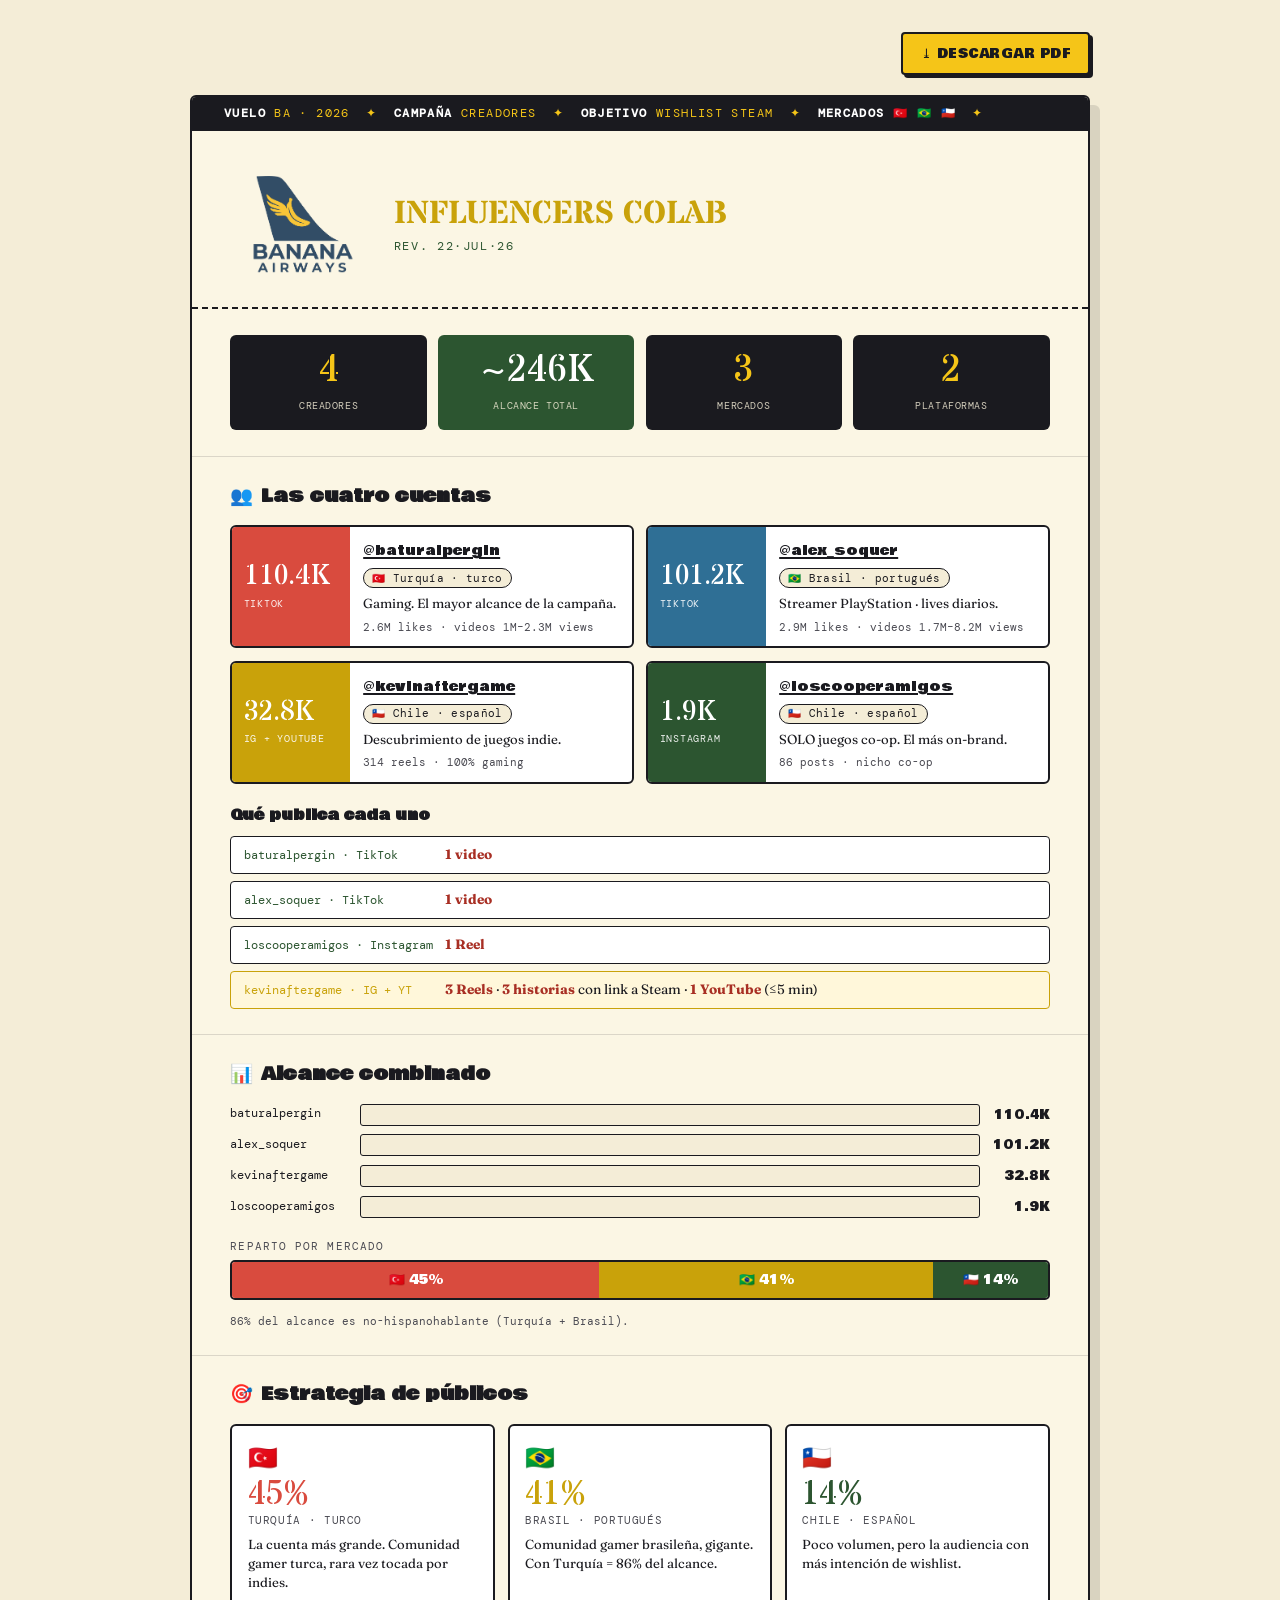
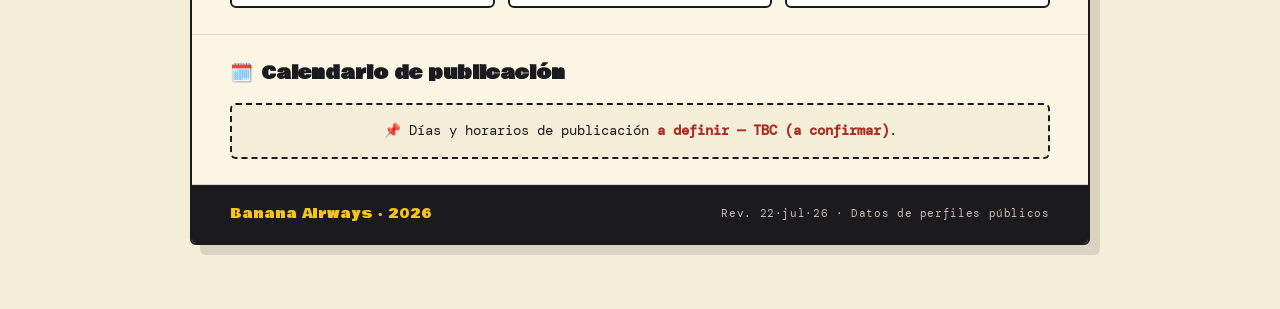
<file: cobertura-creadores/index.html>
<!DOCTYPE html>
<html lang="es">
<head>
<meta charset="UTF-8">
<meta name="viewport" content="width=device-width, initial-scale=1">
<title>Banana Airways · Cobertura de creadores</title>
<meta name="description" content="Cobertura de la colaboración de creadores para Banana Airways — 4 cuentas, ~246K de alcance en 3 mercados, hacia el wishlist en Steam.">
<link rel="preconnect" href="https://fonts.googleapis.com">
<link rel="preconnect" href="https://fonts.gstatic.com" crossorigin>
<link href="https://fonts.googleapis.com/css2?family=Bowlby+One&family=DM+Mono:wght@400;500&family=Fraunces:ital,opsz,wght@0,9..144,400;0,9..144,600;0,9..144,800;1,9..144,400;1,9..144,600&family=Stardos+Stencil:wght@400;700&display=swap" rel="stylesheet">
<style>
  :root {
    --banana:#F5C518; --banana-soft:#FFE783; --banana-deep:#C9A20A;
    --cream:#F4EDD7; --paper:#FBF6E4;
    --palm:#2C5530; --palm-soft:#B5CFA8;
    --sky-deep:#2F6F95; --coral:#D94B3E; --coral-deep:#A82F24;
    --ink:#1A1A1F; --ink-soft:#4A4A52;
    --font-display:"Stardos Stencil",Impact,sans-serif;
    --font-chunk:"Bowlby One",system-ui,sans-serif;
    --font-mono:"DM Mono",ui-monospace,"Courier New",monospace;
    --font-body:"Fraunces",Georgia,serif;
    --c-batur:#D94B3E; --c-alex:#2F6F95; --c-kevin:#C9A20A; --c-coop:#2C5530;
  }
  * { box-sizing:border-box; margin:0; padding:0; }
  html { -webkit-print-color-adjust:exact; print-color-adjust:exact; }
  body { font-family:var(--font-body); color:var(--ink); background:var(--cream); line-height:1.45; padding:2rem 1rem 4rem; }
  .sheet { max-width:900px; margin:0 auto; background:var(--paper); border:2.5px solid var(--ink); border-radius:6px; box-shadow:10px 10px 0 rgba(26,26,31,.12); overflow:hidden; }

  /* Barra descarga */
  .toolbar { max-width:900px; margin:0 auto 1.25rem; display:flex; justify-content:flex-end; }
  .btn-pdf { font-family:var(--font-chunk); font-size:.8rem; letter-spacing:.04em; background:var(--banana); color:var(--ink); border:2.5px solid var(--ink); border-radius:4px; padding:.6rem 1.1rem; cursor:pointer; box-shadow:3px 3px 0 var(--ink); }
  .btn-pdf:active { transform:translate(3px,3px); box-shadow:0 0 0 var(--ink); }

  /* Ticker */
  .ticker { background:var(--ink); color:var(--banana); font-family:var(--font-mono); font-size:.72rem; letter-spacing:.12em; padding:.55rem 1.5rem; white-space:nowrap; overflow:hidden; text-overflow:ellipsis; }
  .ticker b { color:#fff; } .ticker span { margin:0 .5rem; }

  /* Header */
  .head { padding:2.2rem 2.4rem 1.6rem; border-bottom:2.5px dashed var(--ink); position:relative; }
  .head__kicker { font-family:var(--font-mono); font-size:.72rem; letter-spacing:.14em; text-transform:uppercase; color:var(--palm); display:flex; gap:.6rem; align-items:center; flex-wrap:wrap; }
  .head__kicker .dot { width:5px; height:5px; background:var(--coral); border-radius:50%; }
  .wordmark { font-family:var(--font-display); font-weight:700; line-height:.92; margin:.5rem 0 .3rem; text-transform:uppercase; }
  .wordmark .l1 { font-size:clamp(2.1rem,7vw,3.4rem); display:block; }
  .wordmark .l2 { font-size:clamp(1.3rem,4.5vw,2rem); display:block; color:var(--banana-deep); }
  .head__sub { font-size:1rem; margin-top:.5rem; max-width:44ch; }
  .head__sub strong { color:var(--coral-deep); }
  .head__brand { display:flex; align-items:center; gap:1.4rem; flex-wrap:wrap; }
  .head__logo { display:block; width:auto; height:115px; }
  .head__titles { display:flex; flex-direction:column; gap:.3rem; }

  /* Secciones */
  section { padding:1.6rem 2.4rem; border-bottom:1.5px solid rgba(26,26,31,.14); }
  h2 { font-family:var(--font-chunk); font-size:1.15rem; margin:0 0 1rem; display:flex; align-items:center; gap:.5rem; }
  h2 .ico { font-size:1.15rem; }

  /* KPIs */
  .kpis { display:grid; grid-template-columns:repeat(4,1fr); gap:.7rem; }
  .kpi { background:var(--ink); border-radius:6px; padding:1.1rem .6rem; text-align:center; color:var(--cream); }
  .kpi:nth-child(2) { background:var(--palm); }
  .kpi__num { font-family:var(--font-display); font-size:2.4rem; line-height:1; color:var(--banana); }
  .kpi:nth-child(2) .kpi__num { color:#fff; }
  .kpi__lbl { font-family:var(--font-mono); font-size:.6rem; letter-spacing:.06em; text-transform:uppercase; margin-top:.5rem; opacity:.85; }

  /* Cards */
  .cards { display:grid; grid-template-columns:1fr 1fr; gap:.8rem; }
  .card { display:grid; grid-template-columns:118px 1fr; border:2px solid var(--ink); border-radius:6px; background:#fff; overflow:hidden; }
  .card__id { padding:.8rem .7rem; color:#fff; display:flex; flex-direction:column; justify-content:center; }
  .card--batur .card__id { background:var(--c-batur); }
  .card--alex .card__id { background:var(--c-alex); }
  .card--kevin .card__id { background:var(--c-kevin); }
  .card--coop .card__id { background:var(--c-coop); }
  .card__num { font-family:var(--font-display); font-size:1.8rem; line-height:1; }
  .card__plat { font-family:var(--font-mono); font-size:.6rem; letter-spacing:.08em; text-transform:uppercase; margin-top:.35rem; opacity:.92; }
  .card__body { padding:.7rem .8rem; }
  .card__handle { font-family:var(--font-chunk); font-size:.82rem; word-break:break-word; color:inherit; text-decoration:underline; text-decoration-thickness:1.5px; text-underline-offset:2px; display:inline-block; }
  .card__geo { display:inline-block; font-family:var(--font-mono); font-size:.66rem; letter-spacing:.03em; background:var(--cream); border:1.5px solid var(--ink); border-radius:20px; padding:.1rem .5rem; margin:.4rem 0 .35rem; }
  .card__aud { font-size:.82rem; }
  .card__sig { font-family:var(--font-mono); font-size:.66rem; color:var(--ink-soft); margin-top:.4rem; }

  /* Formato */
  .fmt-title { font-family:var(--font-chunk); font-size:.9rem; margin:1.4rem 0 .6rem; }
  .fmt { display:grid; gap:.45rem; }
  .fmt__row { display:grid; grid-template-columns:190px 1fr; gap:.7rem; border:1.5px solid var(--ink); border-radius:4px; padding:.5rem .8rem; background:#fff; font-size:.85rem; align-items:baseline; }
  .fmt__who { font-family:var(--font-mono); font-size:.72rem; color:var(--palm); }
  .fmt__what strong { color:var(--coral-deep); }
  .fmt__row--kevin { background:#FFF7DA; border-color:var(--banana-deep); }
  .fmt__row--kevin .fmt__who { color:var(--banana-deep); }

  /* Barras alcance */
  .bars { display:grid; gap:.55rem; }
  .bar-row { display:grid; grid-template-columns:118px 1fr 58px; align-items:center; gap:.7rem; }
  .bar-row__lbl { font-family:var(--font-mono); font-size:.72rem; }
  .bar-track { background:var(--cream); border:1.5px solid var(--ink); border-radius:3px; height:22px; overflow:hidden; }
  .bar-fill { height:100%; }
  .bar-row__val { font-family:var(--font-chunk); font-size:.78rem; text-align:right; }

  /* Split idioma */
  .split-lbl { font-family:var(--font-mono); font-size:.68rem; letter-spacing:.1em; text-transform:uppercase; color:var(--ink-soft); margin:1.3rem 0 .35rem; }
  .split { display:flex; height:40px; border:2px solid var(--ink); border-radius:5px; overflow:hidden; }
  .split__seg { display:flex; align-items:center; justify-content:center; font-family:var(--font-chunk); font-size:.8rem; color:#fff; }
  .split__tr { background:var(--coral); } .split__pt { background:var(--banana-deep); } .split__es { background:var(--palm); }

  /* Estrategia */
  .strat { display:grid; grid-template-columns:repeat(3,1fr); gap:.8rem; }
  .strat__box { border:2px solid var(--ink); border-radius:6px; padding:.9rem .95rem; background:#fff; }
  .strat__flag { font-size:1.5rem; }
  .strat__pct { font-family:var(--font-display); font-size:2.1rem; line-height:1; margin:.15rem 0 .1rem; }
  .strat__mkt { font-family:var(--font-mono); font-size:.66rem; letter-spacing:.06em; text-transform:uppercase; color:var(--ink-soft); }
  .strat__box p { font-size:.82rem; margin-top:.4rem; }
  .strat--tr .strat__pct { color:var(--coral); }
  .strat--pt .strat__pct { color:var(--banana-deep); }
  .strat--es .strat__pct { color:var(--palm); }

  /* Calendario */
  table.cal { width:100%; border-collapse:collapse; font-size:.86rem; }
  table.cal th, table.cal td { border:1.5px solid var(--ink); padding:.5rem .65rem; text-align:left; vertical-align:middle; }
  table.cal thead th { background:var(--ink); color:var(--banana); font-family:var(--font-mono); font-size:.66rem; letter-spacing:.1em; text-transform:uppercase; }
  table.cal .day { font-family:var(--font-chunk); font-size:.82rem; white-space:nowrap; }
  table.cal .who { font-family:var(--font-mono); font-size:.76rem; }
  table.cal .time { font-family:var(--font-mono); font-size:.74rem; color:var(--ink-soft); white-space:nowrap; }

  /* Reglas */
  ul.rules { list-style:none; display:grid; gap:.5rem; }
  ul.rules li { padding-left:1.5rem; position:relative; font-size:.88rem; }
  ul.rules li::before { content:"✦"; position:absolute; left:0; color:var(--coral); }
  .tbc { font-family:var(--font-mono); font-size:.62rem; letter-spacing:.1em; background:var(--coral); color:#fff; border-radius:20px; padding:.15rem .6rem; vertical-align:middle; }
  .cta-box { margin-top:1rem; background:var(--banana); border:2.5px solid var(--ink); border-radius:6px; padding:.9rem 1.1rem; font-family:var(--font-chunk); font-size:1.05rem; text-align:center; }

  /* Footer */
  .foot { padding:1.2rem 2.4rem; background:var(--ink); color:var(--cream); display:flex; justify-content:space-between; align-items:center; flex-wrap:wrap; gap:.5rem; }
  .foot__line { font-family:var(--font-chunk); font-size:.82rem; color:var(--banana); }
  .foot__meta { font-family:var(--font-mono); font-size:.66rem; letter-spacing:.06em; opacity:.8; }
  .note { font-family:var(--font-mono); font-size:.7rem; color:var(--ink-soft); margin-top:.8rem; }
  .tbc-note { border:2px dashed var(--ink); border-radius:6px; padding:1rem 1.2rem; font-family:var(--font-mono); font-size:.85rem; text-align:center; background:var(--cream); }
  .tbc-note strong { color:var(--coral-deep); }

  @page { size:A4; margin:11mm; }
  @media print {
    body { background:#fff; padding:0; }
    .toolbar { display:none !important; }
    .sheet { box-shadow:none; border-width:2px; max-width:none; }
    section, .head, .foot, .card, .strat__box, table.cal, .cta-box { break-inside:avoid; }
  }
  @media (max-width:640px) {
    .kpis, .cards, .strat { grid-template-columns:1fr 1fr; }
    .fmt__row { grid-template-columns:1fr; gap:.2rem; }
  }
</style>
</head>
<body>

<div class="toolbar">
  <button class="btn-pdf" onclick="window.print()">⤓ DESCARGAR PDF</button>
</div>

<div class="sheet">

  <div class="ticker">
    <span><b>VUELO</b> BA · 2026</span> ✦
    <span><b>CAMPAÑA</b> CREADORES</span> ✦
    <span><b>OBJETIVO</b> WISHLIST STEAM</span> ✦
    <span><b>MERCADOS</b> 🇹🇷 🇧🇷 🇨🇱</span> ✦
  </div>

  <header class="head">
    <div class="head__brand">
      <img class="head__logo" src="logo.png" alt="Banana Airways">
      <div class="head__titles">
        <h1 class="wordmark"><span class="l2">Influencers Colab</span></h1>
        <p class="head__kicker"><span>Rev. 22·jul·26</span></p>
      </div>
    </div>
  </header>

  <!-- Resumen -->
  <section>
    <div class="kpis">
      <div class="kpi"><div class="kpi__num">4</div><div class="kpi__lbl">Creadores</div></div>
      <div class="kpi"><div class="kpi__num">~246K</div><div class="kpi__lbl">Alcance total</div></div>
      <div class="kpi"><div class="kpi__num">3</div><div class="kpi__lbl">Mercados</div></div>
      <div class="kpi"><div class="kpi__num">2</div><div class="kpi__lbl">Plataformas</div></div>
    </div>
  </section>

  <!-- Cuentas -->
  <section>
    <h2><span class="ico">👥</span> Las cuatro cuentas</h2>
    <div class="cards">

      <div class="card card--batur">
        <div class="card__id"><div class="card__num">110.4K</div><div class="card__plat">TikTok</div></div>
        <div class="card__body">
          <a class="card__handle" href="https://www.tiktok.com/@baturalpergin" target="_blank" rel="noopener">@baturalpergin</a>
          <span class="card__geo">🇹🇷 Turquía · turco</span>
          <p class="card__aud">Gaming. El mayor alcance de la campaña.</p>
          <p class="card__sig">2.6M likes · videos 1M–2.3M views</p>
        </div>
      </div>

      <div class="card card--alex">
        <div class="card__id"><div class="card__num">101.2K</div><div class="card__plat">TikTok</div></div>
        <div class="card__body">
          <a class="card__handle" href="https://www.tiktok.com/@alex_soquer" target="_blank" rel="noopener">@alex_soquer</a>
          <span class="card__geo">🇧🇷 Brasil · portugués</span>
          <p class="card__aud">Streamer PlayStation · lives diarios.</p>
          <p class="card__sig">2.9M likes · videos 1.7M–8.2M views</p>
        </div>
      </div>

      <div class="card card--kevin">
        <div class="card__id"><div class="card__num">32.8K</div><div class="card__plat">IG + YouTube</div></div>
        <div class="card__body">
          <a class="card__handle" href="https://www.instagram.com/kevinaftergame" target="_blank" rel="noopener">@kevinaftergame</a>
          <span class="card__geo">🇨🇱 Chile · español</span>
          <p class="card__aud">Descubrimiento de juegos indie.</p>
          <p class="card__sig">314 reels · 100% gaming</p>
        </div>
      </div>

      <div class="card card--coop">
        <div class="card__id"><div class="card__num">1.9K</div><div class="card__plat">Instagram</div></div>
        <div class="card__body">
          <a class="card__handle" href="https://www.instagram.com/loscooperamigos" target="_blank" rel="noopener">@loscooperamigos</a>
          <span class="card__geo">🇨🇱 Chile · español</span>
          <p class="card__aud">SOLO juegos co-op. El más on-brand.</p>
          <p class="card__sig">86 posts · nicho co-op</p>
        </div>
      </div>

    </div>

    <h3 class="fmt-title">Qué publica cada uno</h3>
    <div class="fmt">
      <div class="fmt__row"><span class="fmt__who">baturalpergin · TikTok</span><span class="fmt__what"><strong>1 video</strong></span></div>
      <div class="fmt__row"><span class="fmt__who">alex_soquer · TikTok</span><span class="fmt__what"><strong>1 video</strong></span></div>
      <div class="fmt__row"><span class="fmt__who">loscooperamigos · Instagram</span><span class="fmt__what"><strong>1 Reel</strong></span></div>
      <div class="fmt__row fmt__row--kevin"><span class="fmt__who">kevinaftergame · IG + YT</span><span class="fmt__what"><strong>3 Reels</strong> · <strong>3 historias</strong> con link a Steam · <strong>1 YouTube</strong> (≤5 min)</span></div>
    </div>
  </section>

  <!-- Alcance -->
  <section>
    <h2><span class="ico">📊</span> Alcance combinado</h2>
    <div class="bars">
      <div class="bar-row"><span class="bar-row__lbl">baturalpergin</span><span class="bar-track"><span class="bar-fill" style="width:100%;background:var(--c-batur)"></span></span><span class="bar-row__val">110.4K</span></div>
      <div class="bar-row"><span class="bar-row__lbl">alex_soquer</span><span class="bar-track"><span class="bar-fill" style="width:92%;background:var(--c-alex)"></span></span><span class="bar-row__val">101.2K</span></div>
      <div class="bar-row"><span class="bar-row__lbl">kevinaftergame</span><span class="bar-track"><span class="bar-fill" style="width:30%;background:var(--c-kevin)"></span></span><span class="bar-row__val">32.8K</span></div>
      <div class="bar-row"><span class="bar-row__lbl">loscooperamigos</span><span class="bar-track"><span class="bar-fill" style="width:2%;background:var(--c-coop)"></span></span><span class="bar-row__val">1.9K</span></div>
    </div>

    <p class="split-lbl">Reparto por mercado</p>
    <div class="split">
      <div class="split__seg split__tr" style="width:45%">🇹🇷 45%</div>
      <div class="split__seg split__pt" style="width:41%">🇧🇷 41%</div>
      <div class="split__seg split__es" style="width:14%">🇨🇱 14%</div>
    </div>
    <p class="note">86% del alcance es no-hispanohablante (Turquía + Brasil).</p>
  </section>

  <!-- Estrategia -->
  <section>
    <h2><span class="ico">🎯</span> Estrategia de públicos</h2>
    <div class="strat">
      <div class="strat__box strat--tr">
        <div class="strat__flag">🇹🇷</div>
        <div class="strat__pct">45%</div>
        <div class="strat__mkt">Turquía · turco</div>
        <p>La cuenta más grande. Comunidad gamer turca, rara vez tocada por indies.</p>
      </div>
      <div class="strat__box strat--pt">
        <div class="strat__flag">🇧🇷</div>
        <div class="strat__pct">41%</div>
        <div class="strat__mkt">Brasil · portugués</div>
        <p>Comunidad gamer brasileña, gigante. Con Turquía = 86% del alcance.</p>
      </div>
      <div class="strat__box strat--es">
        <div class="strat__flag">🇨🇱</div>
        <div class="strat__pct">14%</div>
        <div class="strat__mkt">Chile · español</div>
        <p>Poco volumen, pero la audiencia con más intención de wishlist.</p>
      </div>
    </div>
  </section>

  <!-- Calendario -->
  <section>
    <h2><span class="ico">🗓️</span> Calendario de publicación</h2>
    <div class="tbc-note">📌 Días y horarios de publicación <strong>a definir — TBC (a confirmar)</strong>.</div>
  </section>

  <footer class="foot">
    <span class="foot__line">Banana Airways · 2026</span>
    <span class="foot__meta">Rev. 22·jul·26 · Datos de perfiles públicos</span>
  </footer>

</div>

</body>
</html>
</file>
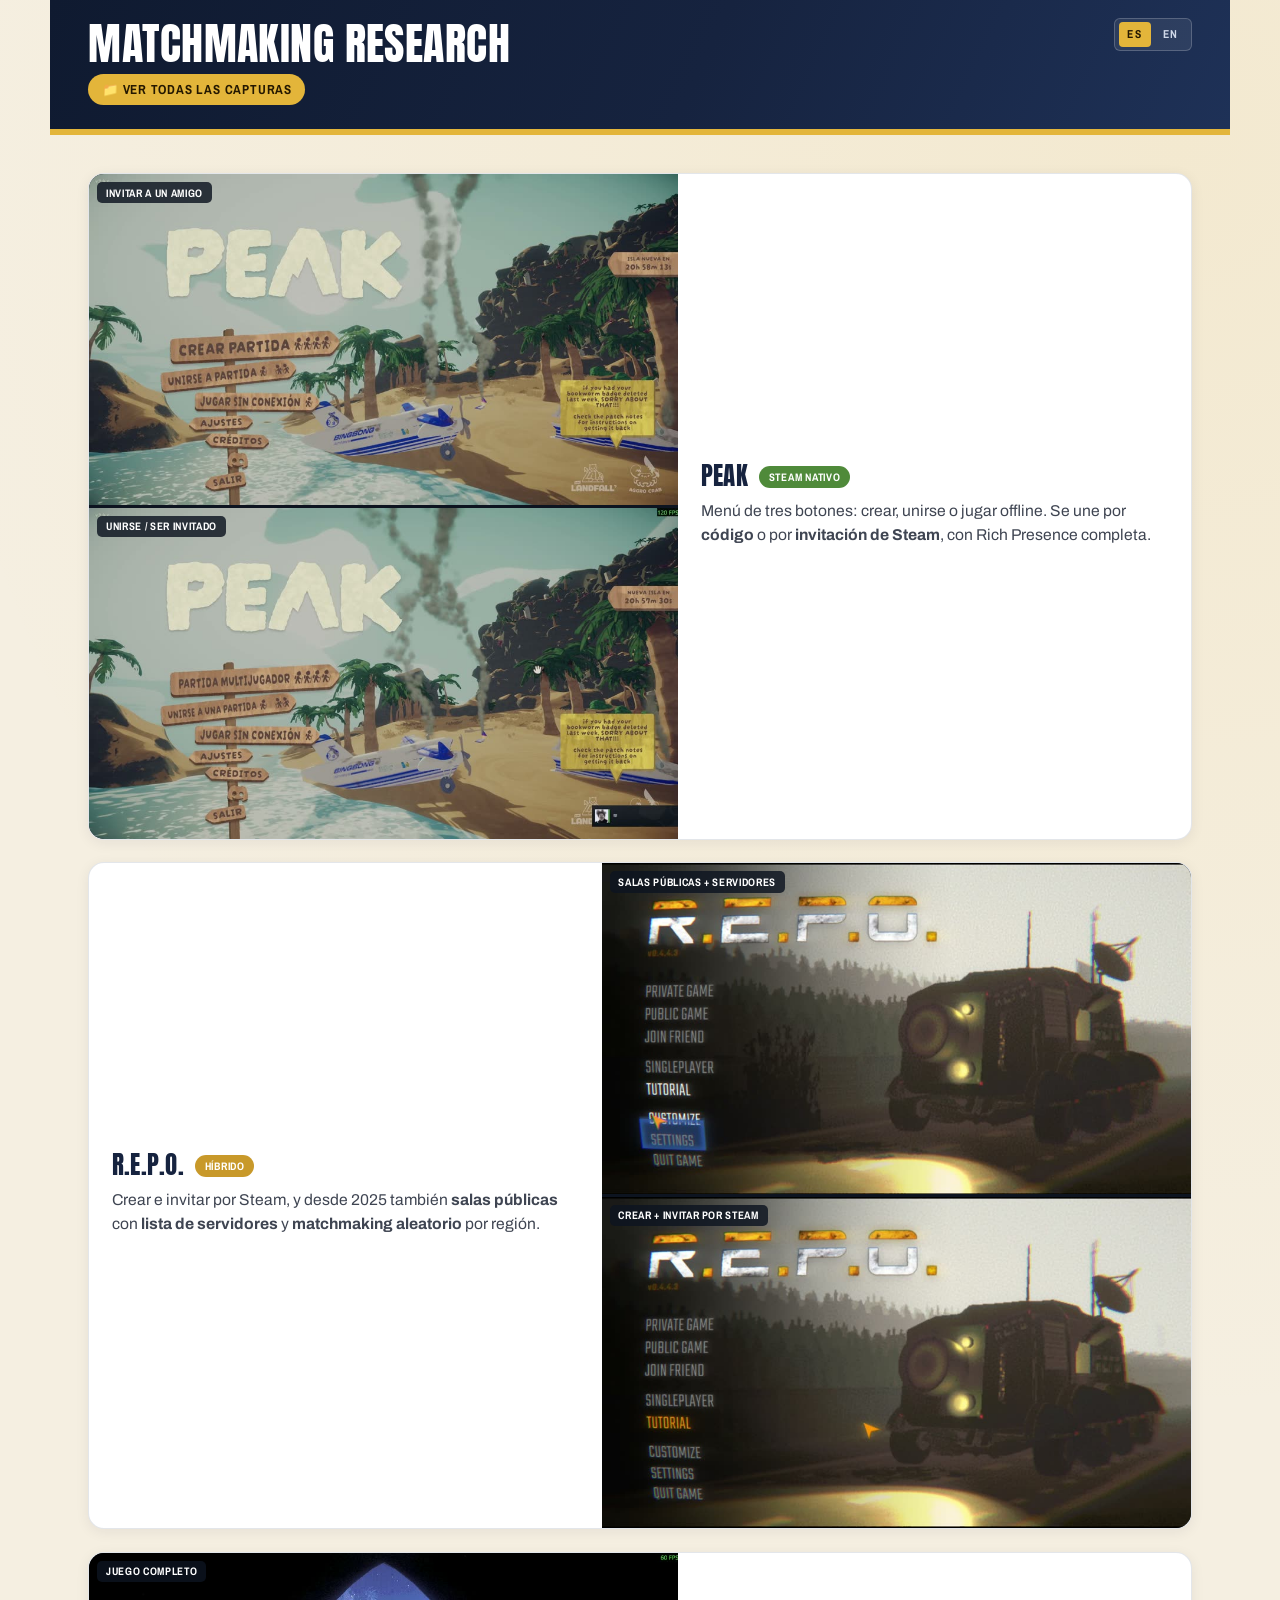
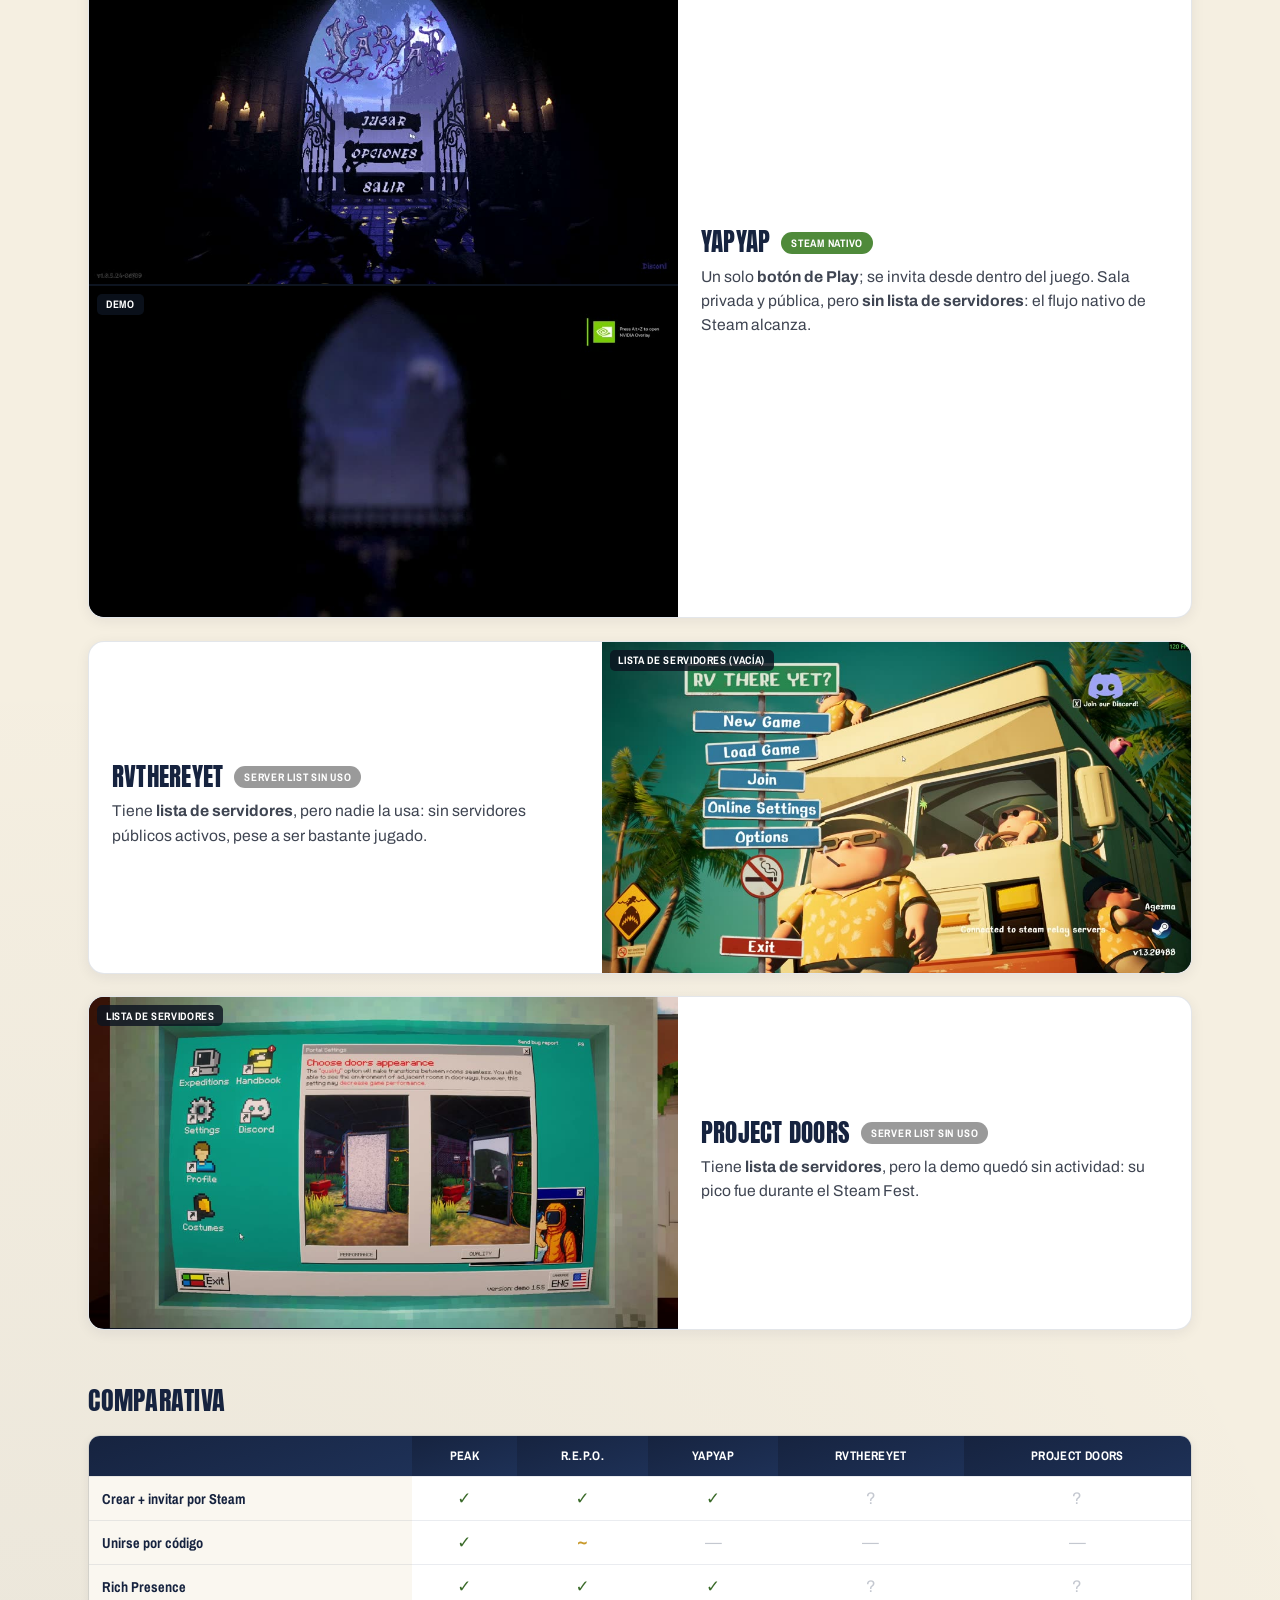
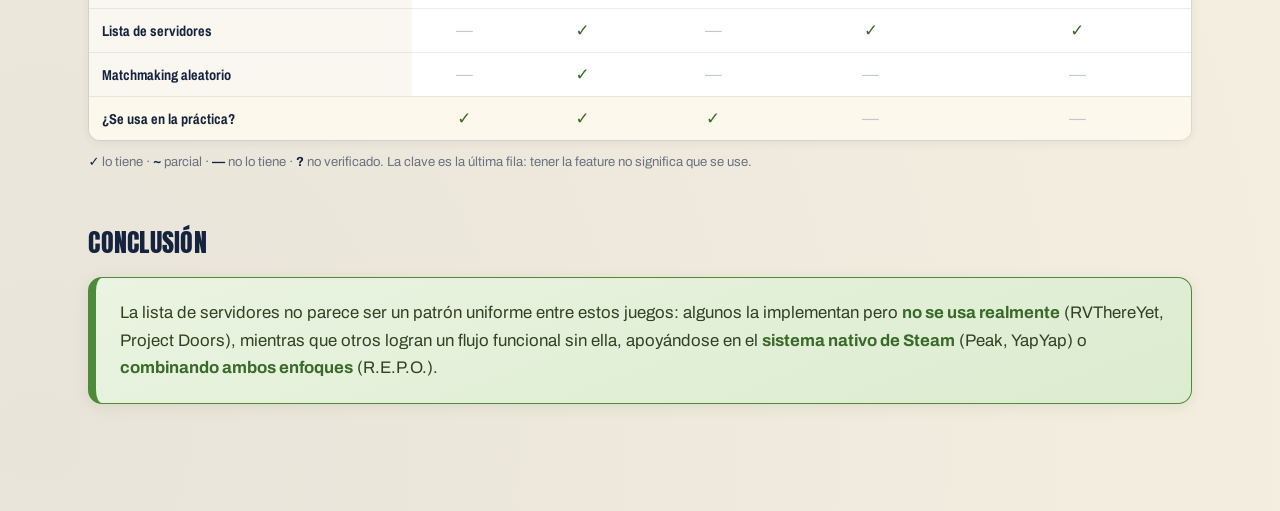
<file: matchmaking/index.html>
<!DOCTYPE html>
<html lang="es">
<head>
<meta charset="UTF-8">
<meta name="viewport" content="width=device-width, initial-scale=1.0">
<title>Banana Airlines · Matchmaking por Steam / Steam Matchmaking</title>
<link rel="preconnect" href="https://fonts.googleapis.com">
<link rel="preconnect" href="https://fonts.gstatic.com" crossorigin>
<link href="https://fonts.googleapis.com/css2?family=Anton&family=Archivo:wght@400;500;600;700;800&family=Archivo+Narrow:wght@500;600;700&display=swap" rel="stylesheet">
<style>
  :root{
    --navy:#16233f; --navy-2:#1e3157;
    --gold:#e3b53a; --gold-lt:#f4ce5e; --gold-dk:#c8992a;
    --cream:#f5efe1; --ink:#20242c; --red:#d24a3f;
    --green:#4f8a3a; --green-dk:#3a6a29;
  }
  *{box-sizing:border-box;margin:0;padding:0}
  html{font-size:16px;scroll-behavior:smooth;}
  body{
    font-family:'Archivo',system-ui,sans-serif;color:var(--ink);
    background:var(--cream);
    background-image:
      radial-gradient(circle at 92% 4%, rgba(227,181,58,.10), transparent 34%),
      radial-gradient(circle at 3% 98%, rgba(30,49,87,.06), transparent 36%);
    min-height:100vh;
  }
  .page{width:100%;max-width:1180px;margin:0 auto;}
  a{color:inherit;}

  /* ===== HEADER ===== */
  header{
    background:linear-gradient(115deg,#0f1a30 0%, var(--navy) 55%, var(--navy-2) 100%);
    color:#fff;padding:1.5rem clamp(1.2rem,3vw,3.2rem);
    display:flex;align-items:center;gap:clamp(1rem,2.5vw,2.4rem);flex-wrap:wrap;
    border-bottom:6px solid var(--gold);position:relative;
  }
  .head-txt{flex:1 1 260px;display:flex;flex-direction:column;align-items:flex-start;gap:.6rem;}
  h1{font-family:'Anton',sans-serif;font-weight:400;font-size:clamp(1.8rem,3.4vw,3rem);line-height:.92;text-transform:uppercase;letter-spacing:.01em;}
  h1 em{font-style:normal;color:var(--gold-lt);}
  .captures{display:inline-flex;align-items:center;gap:.45rem;font-family:'Archivo Narrow',sans-serif;font-weight:700;font-size:.82rem;letter-spacing:.06em;text-transform:uppercase;color:#241800;background:var(--gold);padding:.42rem .85rem;border-radius:999px;text-decoration:none;transition:background .12s ease,transform .12s ease;}
  .captures:hover{background:var(--gold-lt);transform:translateY(-1px);}

  .lang{position:absolute;top:1.1rem;right:clamp(1.2rem,3vw,3.2rem);display:flex;gap:.25rem;background:rgba(255,255,255,.08);border:1px solid rgba(255,255,255,.2);border-radius:6px;padding:.2rem;}
  .lang button{font-family:'Archivo Narrow',sans-serif;font-weight:700;font-size:.72rem;letter-spacing:.1em;color:#cfd8e8;background:none;border:none;padding:.28rem .55rem;border-radius:4px;cursor:pointer;text-transform:uppercase;}
  .lang button.on{background:var(--gold);color:#241800;}

  main{padding:clamp(1.4rem,3vw,2.6rem) clamp(1.2rem,3vw,3.2rem) 3.5rem;}
  section{margin-bottom:clamp(2.4rem,4vw,3.4rem);}
  h2{font-family:'Anton',sans-serif;font-weight:400;font-size:clamp(1.2rem,2vw,1.6rem);text-transform:uppercase;color:var(--navy);letter-spacing:.01em;margin-bottom:1rem;}

  /* ===== GAME CARDS ===== */
  .games{display:flex;flex-direction:column;gap:1.4rem;}
  .game{background:#fff;border:1px solid rgba(30,49,87,.12);border-radius:16px;overflow:hidden;box-shadow:0 3px 14px rgba(22,35,63,.07);display:grid;grid-template-columns:minmax(0,1.15fr) minmax(0,1fr);}
  .game.rev{grid-template-columns:minmax(0,1fr) minmax(0,1.15fr);}
  .game .vids{background:#0d1420;display:flex;flex-direction:column;gap:2px;}
  .game.rev .vids{order:2;}
  .vfig{position:relative;background:#000;}
  .vfig video{width:100%;display:block;aspect-ratio:16/9;object-fit:cover;background:#000;}
  .vfig .vlbl{position:absolute;top:.5rem;left:.5rem;background:rgba(13,20,32,.82);color:#fff;font-family:'Archivo Narrow',sans-serif;font-weight:700;font-size:.68rem;letter-spacing:.06em;text-transform:uppercase;padding:.22rem .55rem;border-radius:5px;z-index:2;}
  .game .body{padding:1.3rem 1.4rem 1.4rem;display:flex;flex-direction:column;}
  .game .gtop{display:flex;align-items:center;gap:.7rem;flex-wrap:wrap;margin-bottom:.6rem;}
  .game .gname{font-family:'Anton',sans-serif;font-size:1.55rem;text-transform:uppercase;color:var(--navy);line-height:1;letter-spacing:.01em;}
  .game .verdict{font-family:'Archivo Narrow',sans-serif;font-weight:700;font-size:.68rem;letter-spacing:.07em;text-transform:uppercase;padding:.24rem .6rem;border-radius:999px;color:#fff;}
  .vd-native{background:var(--green);}
  .vd-hybrid{background:var(--gold-dk);}
  .vd-unused{background:#9a9a9a;}
  .game .gdesc{font-size:.98rem;color:#3f4552;line-height:1.55;margin:0;}
  .game .body{justify-content:center;}
  .chips{display:flex;flex-wrap:wrap;gap:.4rem;margin-top:auto;}
  .chip{font-family:'Archivo Narrow',sans-serif;font-weight:600;font-size:.75rem;letter-spacing:.03em;padding:.28rem .6rem;border-radius:999px;background:rgba(30,49,87,.07);color:var(--navy);border:1px solid rgba(30,49,87,.12);}
  .chip.on{background:rgba(79,138,58,.13);color:var(--green-dk);border-color:rgba(79,138,58,.3);}
  .chip.off{background:rgba(210,74,63,.09);color:#9c3b33;border-color:rgba(210,74,63,.22);text-decoration:line-through;text-decoration-thickness:1px;}

  /* ===== COMPARISON TABLE ===== */
  .tblwrap{overflow-x:auto;border-radius:12px;border:1px solid rgba(30,49,87,.12);box-shadow:0 2px 10px rgba(22,35,63,.06);}
  table.cmp{width:100%;min-width:700px;border-collapse:collapse;background:#fff;font-size:.92rem;}
  table.cmp th,table.cmp td{padding:.72rem .8rem;text-align:center;border-bottom:1px solid rgba(30,49,87,.09);}
  table.cmp thead th{background:linear-gradient(160deg,var(--navy),var(--navy-2));color:#fff;font-family:'Archivo Narrow',sans-serif;font-weight:700;letter-spacing:.03em;text-transform:uppercase;font-size:.78rem;}
  table.cmp tbody th{text-align:left;font-family:'Archivo Narrow',sans-serif;font-weight:700;color:var(--navy);font-size:.9rem;background:rgba(245,239,225,.5);}
  table.cmp td .y{color:var(--green-dk);font-weight:700;font-size:1.05rem;}
  table.cmp td .n{color:#c4c8d0;font-size:1.05rem;}
  table.cmp td .p{color:var(--gold-dk);font-weight:700;font-size:1.05rem;}
  table.cmp tbody tr:last-child td, table.cmp tbody tr:last-child th{border-bottom:none;}
  table.cmp tbody tr.key th, table.cmp tbody tr.key td{background:rgba(227,181,58,.1);}
  .legend{font-size:.82rem;color:#6a7180;margin-top:.7rem;line-height:1.5;}
  .legend b{color:var(--navy);}

  /* ===== REC BOX ===== */
  .rec{background:linear-gradient(160deg,#eaf4e2,#dceccf);border:1.5px solid var(--green);border-left:8px solid var(--green);border-radius:14px;padding:1.3rem 1.5rem;box-shadow:0 3px 14px rgba(79,138,58,.12);}
  .conP{font-size:1.05rem;line-height:1.65;color:#2f4322;}
  .conP b{color:var(--green-dk);}

  @media(max-width:820px){
    .game,.game.rev{grid-template-columns:1fr;}
    .game.rev .vids{order:0;}
  }
  @media(max-width:640px){ .lang{position:static;margin-top:.4rem;} }
</style>
</head>
<body>
<div class="page">
  <header>
    <div class="head-txt">
      <h1>Matchmaking Research</h1>
      <a class="captures" href="https://drive.google.com/drive/folders/1ry4iBP0Pr3ju3AOOAQOJ1smeTs1pvBYE?usp=drive_link" target="_blank" rel="noopener" data-t="captures"></a>
    </div>
    <div class="lang">
      <button data-lang="es" class="on">ES</button>
      <button data-lang="en">EN</button>
    </div>
  </header>

  <main>
    <section id="juegos">
      <div class="games" id="games"></div>
    </section>

    <section id="comparativa">
      <h2 data-t="cmpH"></h2>
      <div class="tblwrap"><table class="cmp" id="cmp"></table></div>
      <div class="legend" data-t="cmpLegend"></div>
    </section>

    <section id="conclusion">
      <h2 data-t="conH"></h2>
      <div class="rec"><p class="conP" data-t="conP"></p></div>
    </section>
  </main>
</div>

<script>
/* ============ CONFIG (bilingüe) ============ */
const GAMES = [
  {
    id:'peak', name:'Peak', verdict:'native',
    videos:[
      {src:'peak-invite', es:'Invitar a un amigo', en:'Inviting a friend'},
      {src:'peak-invited', es:'Unirse / ser invitado', en:'Joining / being invited'}
    ],
    es:'Menú de tres botones: crear, unirse o jugar offline. Se une por <b>código</b> o por <b>invitación de Steam</b>, con Rich Presence completa.',
    en:'Three-button menu: create, join or play offline. You join by <b>code</b> or by <b>Steam invite</b>, with full Rich Presence.',
    chips:[{es:'Crear / Unirse / Offline',en:'Create / Join / Offline',on:true},{es:'Código',en:'Code',on:true},{es:'Invitación Steam',en:'Steam invite',on:true},{es:'Rich Presence',en:'Rich Presence',on:true}]
  },
  {
    id:'repo', name:'R.E.P.O.', verdict:'hybrid',
    videos:[
      {src:'repo', es:'Salas públicas + servidores', en:'Public rooms + server list'},
      {src:'repo-2', es:'Crear + invitar por Steam', en:'Create + invite via Steam'}
    ],
    es:'Crear e invitar por Steam, y desde 2025 también <b>salas públicas</b> con <b>lista de servidores</b> y <b>matchmaking aleatorio</b> por región.',
    en:'Create and invite via Steam, plus since 2025 <b>public rooms</b> with a <b>server list</b> and <b>random matchmaking</b> by region.',
    chips:[{es:'Crear + invitar Steam',en:'Create + Steam invite',on:true},{es:'Salas públicas',en:'Public rooms',on:true},{es:'Lista de servidores',en:'Server list',on:true},{es:'Matchmaking aleatorio',en:'Random matchmaking',on:true}]
  },
  {
    id:'yapyap', name:'YapYap', verdict:'native',
    videos:[
      {src:'yapyap', es:'Juego completo', en:'Full game'},
      {src:'yapyap-demo', es:'Demo', en:'Demo'}
    ],
    es:'Un solo <b>botón de Play</b>; se invita desde dentro del juego. Sala privada y pública, pero <b>sin lista de servidores</b>: el flujo nativo de Steam alcanza.',
    en:'A single <b>Play button</b>; you invite from inside the game. Private and public rooms, but <b>no server list</b> — the native Steam flow is enough.',
    chips:[{es:'Botón Play',en:'Play button',on:true},{es:'Invitar in-game',en:'In-game invite',on:true},{es:'Lista de servidores',en:'Server list',on:false}]
  },
  {
    id:'rvthereyet', name:'RVThereYet', verdict:'unused',
    videos:[
      {src:'rvthereyet', es:'Lista de servidores (vacía)', en:'Server list (empty)'}
    ],
    es:'Tiene <b>lista de servidores</b>, pero nadie la usa: sin servidores públicos activos, pese a ser bastante jugado.',
    en:'It has a <b>server list</b>, but nobody uses it — no active public servers, despite being fairly popular.',
    chips:[{es:'Lista de servidores',en:'Server list',on:true},{es:'Sin servers activos',en:'No active servers',off:true}]
  },
  {
    id:'project-doors', name:'Project Doors', verdict:'unused',
    videos:[
      {src:'project-doors', es:'Lista de servidores', en:'Server list'}
    ],
    es:'Tiene <b>lista de servidores</b>, pero la demo quedó sin actividad: su pico fue durante el Steam Fest.',
    en:'It has a <b>server list</b>, but the demo went quiet — its peak was during Steam Fest.',
    chips:[{es:'Lista de servidores',en:'Server list',on:true},{es:'Poca actividad',en:'Low activity',off:true}]
  }
];

const CMP_ROWS = [
  {es:'Crear + invitar por Steam', en:'Create + Steam invite', vals:{peak:'y',repo:'y',yapyap:'y','rvthereyet':'?','project-doors':'?'}},
  {es:'Unirse por código', en:'Join by code', vals:{peak:'y',repo:'p',yapyap:'n','rvthereyet':'n','project-doors':'n'}},
  {es:'Rich Presence', en:'Rich Presence', vals:{peak:'y',repo:'y',yapyap:'y','rvthereyet':'?','project-doors':'?'}},
  {es:'Lista de servidores', en:'Server list', vals:{peak:'n',repo:'y',yapyap:'n','rvthereyet':'y','project-doors':'y'}},
  {es:'Matchmaking aleatorio', en:'Random matchmaking', vals:{peak:'n',repo:'y',yapyap:'n','rvthereyet':'n','project-doors':'n'}},
  {key:true, es:'¿Se usa en la práctica?', en:'Actually used?', vals:{peak:'y',repo:'y',yapyap:'y','rvthereyet':'n','project-doors':'n'}}
];
const CMP_COLS = ['peak','repo','yapyap','rvthereyet','project-doors'];
const CMP_NAMES = {peak:'Peak',repo:'R.E.P.O.',yapyap:'YapYap','rvthereyet':'RVThereYet','project-doors':'Project Doors'};

const T = {
  es:{
    captures:'📁 Ver todas las capturas',
    cmpH:'Comparativa',
    cmpLegend:'<b>✓</b> lo tiene · <b>~</b> parcial · <b>—</b> no lo tiene · <b>?</b> no verificado. La clave es la última fila: tener la feature no significa que se use.',
    conH:'Conclusión',
    conP:'La lista de servidores no parece ser un patrón uniforme entre estos juegos: algunos la implementan pero <b>no se usa realmente</b> (RVThereYet, Project Doors), mientras que otros logran un flujo funcional sin ella, apoyándose en el <b>sistema nativo de Steam</b> (Peak, YapYap) o <b>combinando ambos enfoques</b> (R.E.P.O.).',
    vNative:'Steam nativo', vHybrid:'Híbrido', vUnused:'Server list sin uso'
  },
  en:{
    captures:'📁 View all screenshots',
    cmpH:'Comparison',
    cmpLegend:'<b>✓</b> has it · <b>~</b> partial · <b>—</b> doesn\'t have it · <b>?</b> not verified. The key row is the last one: having the feature doesn\'t mean it\'s used.',
    conH:'Conclusion',
    conP:'A server list doesn\'t seem to be a uniform pattern across these games: some implement it but <b>it goes unused</b> (RVThereYet, Project Doors), while others achieve a working flow without one, leaning on the <b>native Steam system</b> (Peak, YapYap) or <b>combining both approaches</b> (R.E.P.O.).',
    vNative:'Native Steam', vHybrid:'Hybrid', vUnused:'Unused server list'
  }
};

let LANG='es';
const $=(s,c=document)=>c.querySelector(s);
function el(t,c,html){const n=document.createElement(t);if(c)n.className=c;if(html!=null)n.innerHTML=html;return n;}
function verdictLabel(v){const t=T[LANG];return v==='native'?t.vNative:v==='hybrid'?t.vHybrid:t.vUnused;}

function renderGames(){
  const wrap=$('#games'); wrap.innerHTML='';
  GAMES.forEach((g,i)=>{
    const card=el('div','game'+(i%2?' rev':''));
    const vids=el('div','vids');
    g.videos.forEach(v=>{
      const fig=el('figure','vfig');
      fig.appendChild(el('span','vlbl', v[LANG]));
      const vid=document.createElement('video');
      vid.src='media/'+v.src+'.mp4'; vid.poster='media/'+v.src+'.jpg';
      vid.autoplay=true; vid.loop=true; vid.muted=true; vid.playsInline=true; vid.setAttribute('playsinline','');
      vid.preload='metadata';
      fig.appendChild(vid); vids.appendChild(fig);
    });
    card.appendChild(vids);
    const body=el('div','body');
    const top=el('div','gtop');
    top.appendChild(el('span','gname', g.name));
    top.appendChild(el('span','verdict vd-'+g.verdict, verdictLabel(g.verdict)));
    body.appendChild(top);
    body.appendChild(el('p','gdesc', g[LANG]));
    card.appendChild(body);
    wrap.appendChild(card);
  });
}

function cell(v){
  if(v==='y')return '<span class="y">✓</span>';
  if(v==='n')return '<span class="n">—</span>';
  if(v==='p')return '<span class="p">~</span>';
  return '<span class="n">?</span>';
}
function renderCmp(){
  const tbl=$('#cmp'); tbl.innerHTML='';
  const thead=el('thead'); const hr=el('tr'); hr.appendChild(el('th',null,''));
  CMP_COLS.forEach(c=>hr.appendChild(el('th',null,CMP_NAMES[c])));
  thead.appendChild(hr); tbl.appendChild(thead);
  const tb=el('tbody');
  CMP_ROWS.forEach(row=>{
    const tr=el('tr', row.key?'key':null);
    tr.appendChild(el('th',null,row[LANG]));
    CMP_COLS.forEach(c=>tr.appendChild(el('td',null,cell(row.vals[c]))));
    tb.appendChild(tr);
  });
  tbl.appendChild(tb);
}

function render(){
  const t=T[LANG];
  document.documentElement.lang=LANG;
  document.querySelectorAll('[data-t]').forEach(n=>{const k=n.dataset.t;if(t[k]!=null)n.innerHTML=t[k];});
  renderGames(); renderCmp();
}

document.querySelectorAll('.lang button').forEach(b=>{
  b.addEventListener('click',()=>{
    LANG=b.dataset.lang;
    document.querySelectorAll('.lang button').forEach(x=>x.classList.toggle('on',x===b));
    render();
  });
});

render();
</script>
</body>
</html>
</file>
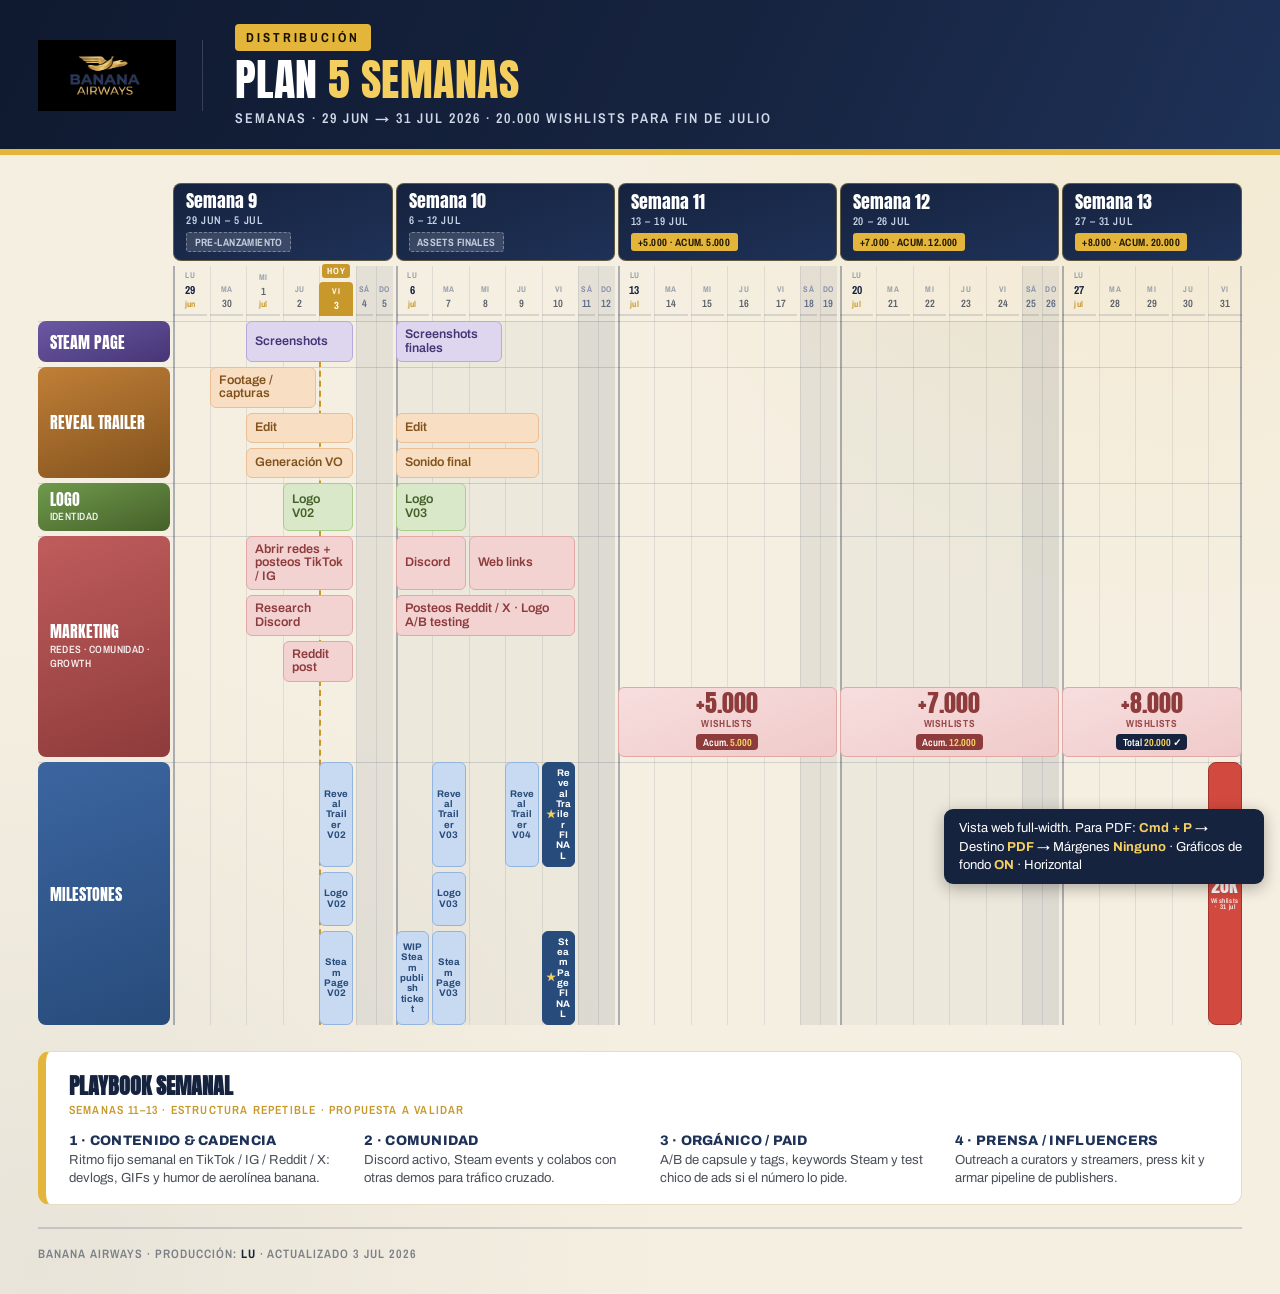
<file: plan-5-semanas/index.html>
<!DOCTYPE html>
<html lang="es">
<head>
<meta charset="UTF-8">
<meta name="viewport" content="width=device-width, initial-scale=1.0">
<title>Banana Airways · Plan 5 Semanas</title>
<link rel="preconnect" href="https://fonts.googleapis.com">
<link rel="preconnect" href="https://fonts.gstatic.com" crossorigin>
<link href="https://fonts.googleapis.com/css2?family=Anton&family=Archivo:wght@400;500;600;700;800&family=Archivo+Narrow:wght@500;600;700&display=swap" rel="stylesheet">
<style>
  :root{
    --navy:#16233f; --navy-2:#1e3157;
    --gold:#e3b53a; --gold-lt:#f4ce5e; --gold-dk:#c8992a;
    --cream:#f5efe1; --ink:#20242c; --red:#d24a3f;
    --steam-bg:#ded6ef;   --steam-bd:#b9a8de;  --steam-tx:#463676;
    --trailer-bg:#f8dfc4; --trailer-bd:#ebbf93; --trailer-tx:#82521d;
    --logo-bg:#d8e8c9;    --logo-bd:#a9ce8c;   --logo-tx:#456029;
    --mkt-bg:#f3d2d2;     --mkt-bd:#e2a8a8;    --mkt-tx:#8e3b3b;
    --mile-bg:#c8daf1;    --mile-bd:#93b4de;   --mile-tx:#274b7a;
  }
  *{box-sizing:border-box;margin:0;padding:0}
  html{font-size:16px;}
  body{
    font-family:'Archivo',system-ui,sans-serif;color:var(--ink);
    background:var(--cream);
    background-image:
      radial-gradient(circle at 92% 4%, rgba(227,181,58,.10), transparent 34%),
      radial-gradient(circle at 3% 98%, rgba(30,49,87,.06), transparent 36%);
    min-height:100vh;
  }
  .page{width:100%;max-width:2200px;margin:0 auto;}

  /* ================= HEADER ================= */
  header{
    background:linear-gradient(115deg,#0f1a30 0%, var(--navy) 55%, var(--navy-2) 100%);
    color:#fff;padding:1.5rem clamp(1.5rem,3vw,3.5rem) 1.4rem;
    display:flex;align-items:center;gap:clamp(1.2rem,2.5vw,3rem);flex-wrap:wrap;
    border-bottom:6px solid var(--gold);
  }
  .logo-wrap{flex:0 0 auto;display:flex;align-items:center;padding-right:clamp(1rem,2vw,2.4rem);border-right:1px solid rgba(255,255,255,.16);}
  .logo-wrap img{height:clamp(56px,5.5vw,82px);display:block;}
  .head-txt{flex:1 1 320px;}
  .tag{display:inline-block;background:var(--gold);color:#1a1200;font-family:'Archivo Narrow',sans-serif;font-weight:700;font-size:.82rem;letter-spacing:.22em;text-transform:uppercase;padding:.28rem .7rem;border-radius:4px;margin-bottom:.55rem;}
  h1{font-family:'Anton',sans-serif;font-weight:400;font-size:clamp(1.9rem,3.4vw,3.2rem);line-height:.92;text-transform:uppercase;letter-spacing:.01em;}
  h1 em{font-style:normal;color:var(--gold-lt);}
  .subhead{font-family:'Archivo Narrow',sans-serif;font-weight:600;font-size:clamp(.8rem,1.1vw,1.05rem);letter-spacing:.14em;text-transform:uppercase;color:#cfd8e8;margin-top:.5rem;}

  /* ================= MAIN ================= */
  main{padding:clamp(1.1rem,2.2vw,2.2rem) clamp(1.1rem,3vw,3.2rem) 2rem;}

  /* ================= GANTT ================= */
  .gantt{
    display:grid;
    grid-template-columns:132px
      minmax(0,1fr) minmax(0,1fr) minmax(0,1fr) minmax(0,1fr) minmax(0,1fr) minmax(0,.5fr) minmax(0,.5fr)
      minmax(0,1fr) minmax(0,1fr) minmax(0,1fr) minmax(0,1fr) minmax(0,1fr) minmax(0,.5fr) minmax(0,.5fr)
      minmax(0,1fr) minmax(0,1fr) minmax(0,1fr) minmax(0,1fr) minmax(0,1fr) minmax(0,.5fr) minmax(0,.5fr)
      minmax(0,1fr) minmax(0,1fr) minmax(0,1fr) minmax(0,1fr) minmax(0,1fr) minmax(0,.5fr) minmax(0,.5fr)
      minmax(0,1fr) minmax(0,1fr) minmax(0,1fr) minmax(0,1fr) minmax(0,1fr);
    gap:5px 3px;position:relative;align-items:stretch;
  }
  .gantt > *{position:relative;z-index:1;}

  .weekband{z-index:0;}
  .weekband.alt{background:rgba(30,49,87,.04);}
  /* vertical day grid + week separators */
  .gcol{grid-row:2/15;border-left:1px solid rgba(30,49,87,.10);z-index:0;pointer-events:none;}
  .gcol.wstart{border-left:2.5px solid rgba(30,49,87,.34);}
  .gcol.gend{border-right:2.5px solid rgba(30,49,87,.34);}
  /* horizontal separators entre sectores */
  .hsep{grid-column:1/35;align-self:start;height:0;border-top:1px solid rgba(30,49,87,.16);z-index:0;}
  /* columnas de fin de semana (sáb/dom) */
  .wknd-col{grid-row:2/15;background:rgba(46,60,92,.08);z-index:0;}

  .nowline{z-index:0;border-left:2px dashed var(--gold-dk);}
  .nowtag{z-index:2;align-self:start;justify-self:center;background:var(--gold-dk);color:#fff;font-family:'Archivo Narrow',sans-serif;font-weight:700;font-size:.56rem;letter-spacing:.1em;text-transform:uppercase;padding:.08rem .3rem;border-radius:3px;transform:translateY(-2px);}

  /* week + day headers */
  .wk{background:linear-gradient(160deg,var(--navy),var(--navy-2));color:#fff;border-radius:8px;padding:.5rem .75rem;display:flex;flex-direction:column;justify-content:center;border:1px solid rgba(227,181,58,.35);}
  .wk .wn{font-family:'Anton',sans-serif;font-size:1.1rem;line-height:1;}
  .wk .wr{font-family:'Archivo Narrow',sans-serif;font-weight:600;font-size:.7rem;color:#c7d2e6;text-transform:uppercase;letter-spacing:.05em;margin-top:.1rem;}
  .wk .wg{margin-top:.35rem;align-self:flex-start;font-family:'Archivo Narrow',sans-serif;font-weight:700;font-size:.66rem;letter-spacing:.04em;padding:.12rem .45rem;border-radius:3px;background:var(--gold);color:#241800;text-transform:uppercase;}
  .wk.pre .wg{background:rgba(255,255,255,.14);color:#c1cbdd;border:1px dashed rgba(255,255,255,.32);}

  .day{grid-row:2;text-align:center;font-family:'Archivo Narrow',sans-serif;font-weight:600;font-size:.66rem;color:#5a5f68;padding:.18rem 0 .3rem;border-bottom:2px solid rgba(30,49,87,.14);align-self:end;}
  .day .mo{display:block;font-size:.54rem;color:var(--gold-dk);font-weight:700;letter-spacing:.03em;}
  .day .dow{display:block;font-size:.52rem;font-weight:700;color:#9aa1ac;letter-spacing:.04em;text-transform:uppercase;margin-bottom:.05rem;}
  .day.wk1{color:var(--navy);font-weight:700;font-size:.72rem;}
  .day.wknd{color:#5f6b86;}
  .day.wknd .dow{color:#8792ab;}
  .day.today{color:#fff;background:var(--gold-dk);border-radius:4px 4px 0 0;font-weight:700;border-bottom:none;}
  .day.today .mo,.day.today .dow{color:#fff;}

  /* sector labels */
  .slabel{border-radius:8px;color:#fff;display:flex;flex-direction:column;justify-content:center;gap:.15rem;padding:.5rem .7rem;}
  .slabel .sname{font-family:'Anton',sans-serif;font-size:1.02rem;line-height:.98;text-transform:uppercase;}
  .slabel .snote{font-family:'Archivo Narrow',sans-serif;font-weight:600;font-size:.66rem;letter-spacing:.04em;opacity:.9;text-transform:uppercase;}
  .sl-steam  {background:linear-gradient(160deg,#6a58a3,#463676);}
  .sl-trailer{background:linear-gradient(160deg,#c07f37,#82521d);}
  .sl-logo   {background:linear-gradient(160deg,#6f9a4c,#456029);}
  .sl-mkt    {background:linear-gradient(160deg,#c05c5c,#8e3b3b);}
  .sl-mile   {background:linear-gradient(160deg,#3c65a0,#274b7a);}

  /* task bars */
  .bar{border-radius:6px;border:1px solid;padding:.35rem .5rem;font-family:'Archivo',sans-serif;font-weight:600;font-size:.78rem;line-height:1.1;display:flex;align-items:center;min-height:30px;word-break:break-word;hyphens:auto;}
  .c-steam  {background:var(--steam-bg);border-color:var(--steam-bd);color:var(--steam-tx);}
  .c-trailer{background:var(--trailer-bg);border-color:var(--trailer-bd);color:var(--trailer-tx);}
  .c-logo   {background:var(--logo-bg);border-color:var(--logo-bd);color:var(--logo-tx);}
  .c-mkt    {background:var(--mkt-bg);border-color:var(--mkt-bd);color:var(--mkt-tx);}

  /* milestones (día puntual) */
  .mstone{border-radius:6px;border:1px solid;padding:.3rem .2rem;font-family:'Archivo',sans-serif;font-weight:700;font-size:.6rem;line-height:1.08;text-align:center;display:flex;align-items:center;justify-content:center;min-height:54px;word-break:break-word;hyphens:auto;background:var(--mile-bg);border-color:var(--mile-bd);color:var(--mile-tx);}
  .mstone.final{background:var(--mile-tx);border-color:var(--mile-tx);color:#fff;}
  .mstone.final::before{content:"★";display:block;color:var(--gold-lt);font-size:.7rem;margin-bottom:.1rem;}
  .m20k{border-radius:8px;background:var(--red);border:1px solid #a5352c;color:#fff;font-family:'Anton',sans-serif;font-size:1.15rem;line-height:.95;text-align:center;display:flex;flex-direction:column;align-items:center;justify-content:center;padding:.4rem .2rem;}
  .m20k small{display:block;font-family:'Archivo Narrow',sans-serif;font-size:.42rem;letter-spacing:.06em;font-weight:600;opacity:.95;margin-top:.25rem;}

  /* goal bands (semanas 11-13) */
  .goalband{border-radius:6px;padding:.35rem .5rem;text-align:center;background:linear-gradient(160deg,#f7dede,#f0caca);border:1px solid var(--mkt-bd);color:var(--mkt-tx);display:flex;flex-direction:column;align-items:center;justify-content:center;gap:.1rem;}
  .goalband .g{font-family:'Anton',sans-serif;font-size:1.5rem;line-height:.88;}
  .goalband .s{font-family:'Archivo Narrow',sans-serif;font-weight:700;font-size:.64rem;text-transform:uppercase;letter-spacing:.06em;color:#9a4a4a;}
  .goalband .c{font-family:'Archivo Narrow',sans-serif;font-weight:600;font-size:.64rem;color:#fff;background:var(--mkt-tx);border-radius:4px;padding:.08rem .4rem;margin-top:.15rem;}
  .goalband.done .c{background:var(--navy);}
  .goalband .c b{color:var(--gold-lt);}

  /* ================= PLAYBOOK ================= */
  .foot{margin-top:1.6rem;}
  .playbook{background:#fff;border:1px solid #e7ddc7;border-left:8px solid var(--gold);border-radius:12px;padding:1.1rem 1.4rem;}
  .playbook h3{font-family:'Anton',sans-serif;font-size:1.4rem;text-transform:uppercase;color:var(--navy);}
  .playbook .h3sub{font-family:'Archivo Narrow',sans-serif;font-weight:600;font-size:.74rem;letter-spacing:.1em;text-transform:uppercase;color:var(--gold-dk);margin-bottom:.9rem;}
  .pillars{display:grid;grid-template-columns:repeat(4,1fr);gap:.8rem 2rem;}
  .pillar b{font-family:'Archivo',sans-serif;font-weight:800;font-size:.86rem;text-transform:uppercase;letter-spacing:.02em;color:var(--navy-2);display:block;margin-bottom:.15rem;}
  .pillar span{font-family:'Archivo',sans-serif;font-weight:400;font-size:.82rem;line-height:1.3;color:#4a4f59;}

  .bottombar{display:flex;justify-content:space-between;align-items:center;gap:1.5rem;flex-wrap:wrap;margin-top:1.4rem;padding-top:1rem;border-top:2px solid rgba(30,49,87,.18);}
  .legend{display:flex;flex-wrap:wrap;gap:.9rem;align-items:center;}
  .legend .li{display:flex;align-items:center;gap:.4rem;font-family:'Archivo Narrow',sans-serif;font-weight:600;font-size:.74rem;letter-spacing:.05em;text-transform:uppercase;color:#5a5f68;}
  .legend .sw{width:14px;height:14px;border-radius:4px;border:1px solid rgba(0,0,0,.15);}
  .credit{font-family:'Archivo Narrow',sans-serif;font-weight:600;font-size:.76rem;letter-spacing:.08em;text-transform:uppercase;color:#7a7f88;}
  .credit b{color:var(--navy);}

  /* ================= RESPONSIVE ================= */
  @media (max-width:1100px){
    .gantt{overflow-x:auto;}
    main{overflow-x:auto;}
    .pillars{grid-template-columns:repeat(2,1fr);}
  }

  /* ================= PRINT ================= */
  @page{size:A4 landscape;margin:0;}
  @media print{
    html{zoom:.66;}
    body{background:#fff;background-image:none;min-height:0;}
    .page{width:1620px;max-width:none;}
    header{padding:.9rem 1.4rem;border-bottom-width:4px;}
    main{padding:.9rem 1.4rem .8rem;}
    .gantt{gap:4px 2px;}
    .bar{min-height:26px;}
    .mstone{min-height:48px;}
    .foot{margin-top:1rem;}
    .bottombar{margin-top:1rem;}
    .noprint{display:none!important;}
  }
  .hint{position:fixed;right:16px;bottom:16px;z-index:99;background:var(--navy);color:#fff;font-family:'Archivo',sans-serif;font-size:13px;padding:10px 15px;border-radius:9px;box-shadow:0 4px 16px rgba(0,0,0,.3);max-width:320px;line-height:1.4;}
  .hint b{color:var(--gold-lt);}
</style>
</head>
<body>
<div class="page">
  <!-- ============ HEADER ============ -->
  <header>
    <div class="logo-wrap"><img src="logo.png" alt="Banana Airways"></div>
    <div class="head-txt">
      <span class="tag">Distribución</span>
      <h1>Plan <em>5 semanas</em></h1>
      <div class="subhead">Semanas · 29 jun → 31 jul 2026 · 20.000 wishlists para fin de julio</div>
    </div>
  </header>

  <!-- ============ MAIN / GANTT ============ -->
  <main>
    <div class="gantt">
      <!-- week bands (fondo) -->
      <div class="weekband"     style="grid-row:3/15;grid-column:2/9"></div>
      <div class="weekband alt" style="grid-row:3/15;grid-column:9/16"></div>
      <div class="weekband"     style="grid-row:3/15;grid-column:16/23"></div>
      <div class="weekband alt" style="grid-row:3/15;grid-column:23/30"></div>
      <div class="weekband"     style="grid-row:3/15;grid-column:30/35"></div>
      <!-- grilla vertical: 1 línea por día, separador fuerte al inicio de cada semana -->
      <div class="gcol wstart" style="grid-column:2"></div>
      <div class="gcol" style="grid-column:3"></div>
      <div class="gcol" style="grid-column:4"></div>
      <div class="gcol" style="grid-column:5"></div>
      <div class="gcol" style="grid-column:6"></div>
      <div class="gcol" style="grid-column:7"></div>
      <div class="gcol" style="grid-column:8"></div>
      <div class="gcol wstart" style="grid-column:9"></div>
      <div class="gcol" style="grid-column:10"></div>
      <div class="gcol" style="grid-column:11"></div>
      <div class="gcol" style="grid-column:12"></div>
      <div class="gcol" style="grid-column:13"></div>
      <div class="gcol" style="grid-column:14"></div>
      <div class="gcol" style="grid-column:15"></div>
      <div class="gcol wstart" style="grid-column:16"></div>
      <div class="gcol" style="grid-column:17"></div>
      <div class="gcol" style="grid-column:18"></div>
      <div class="gcol" style="grid-column:19"></div>
      <div class="gcol" style="grid-column:20"></div>
      <div class="gcol" style="grid-column:21"></div>
      <div class="gcol" style="grid-column:22"></div>
      <div class="gcol wstart" style="grid-column:23"></div>
      <div class="gcol" style="grid-column:24"></div>
      <div class="gcol" style="grid-column:25"></div>
      <div class="gcol" style="grid-column:26"></div>
      <div class="gcol" style="grid-column:27"></div>
      <div class="gcol" style="grid-column:28"></div>
      <div class="gcol" style="grid-column:29"></div>
      <div class="gcol wstart" style="grid-column:30"></div>
      <div class="gcol" style="grid-column:31"></div>
      <div class="gcol" style="grid-column:32"></div>
      <div class="gcol" style="grid-column:33"></div>
      <div class="gcol gend" style="grid-column:34"></div>
      <!-- sombreado fin de semana (sáb/dom) -->
      <div class="wknd-col" style="grid-column:7/9"></div>
      <div class="wknd-col" style="grid-column:14/16"></div>
      <div class="wknd-col" style="grid-column:21/23"></div>
      <div class="wknd-col" style="grid-column:28/30"></div>
      <!-- separadores horizontales entre sectores -->
      <div class="hsep" style="grid-row:3"></div>
      <div class="hsep" style="grid-row:4"></div>
      <div class="hsep" style="grid-row:7"></div>
      <div class="hsep" style="grid-row:8"></div>
      <div class="hsep" style="grid-row:12"></div>
      <!-- línea HOY (3 jul) -->
      <div class="nowline" style="grid-row:3/15;grid-column:6/7"></div>
      <div class="nowtag"  style="grid-row:2;grid-column:6/7">Hoy</div>

      <!-- WEEK HEADERS (fila 1) -->
      <div class="wk pre" style="grid-row:1;grid-column:2/9"><span class="wn">Semana 9</span><span class="wr">29 jun – 5 jul</span><span class="wg">Pre-lanzamiento</span></div>
      <div class="wk pre" style="grid-row:1;grid-column:9/16"><span class="wn">Semana 10</span><span class="wr">6 – 12 jul</span><span class="wg">Assets finales</span></div>
      <div class="wk"     style="grid-row:1;grid-column:16/23"><span class="wn">Semana 11</span><span class="wr">13 – 19 jul</span><span class="wg">+5.000 · acum. 5.000</span></div>
      <div class="wk"     style="grid-row:1;grid-column:23/30"><span class="wn">Semana 12</span><span class="wr">20 – 26 jul</span><span class="wg">+7.000 · acum. 12.000</span></div>
      <div class="wk"     style="grid-row:1;grid-column:30/35"><span class="wn">Semana 13</span><span class="wr">27 – 31 jul</span><span class="wg">+8.000 · acum. 20.000</span></div>

      <!-- DAY HEADERS (fila 2) -->
      <div class="day wk1" style="grid-column:2"><span class="dow">Lu</span>29<span class="mo">jun</span></div>
      <div class="day" style="grid-column:3"><span class="dow">Ma</span>30</div>
      <div class="day" style="grid-column:4"><span class="dow">Mi</span>1<span class="mo">jul</span></div>
      <div class="day" style="grid-column:5"><span class="dow">Ju</span>2</div>
      <div class="day today" style="grid-column:6"><span class="dow">Vi</span>3</div>
      <div class="day wknd" style="grid-column:7"><span class="dow">Sá</span>4</div>
      <div class="day wknd" style="grid-column:8"><span class="dow">Do</span>5</div>
      <div class="day wk1" style="grid-column:9"><span class="dow">Lu</span>6<span class="mo">jul</span></div>
      <div class="day" style="grid-column:10"><span class="dow">Ma</span>7</div>
      <div class="day" style="grid-column:11"><span class="dow">Mi</span>8</div>
      <div class="day" style="grid-column:12"><span class="dow">Ju</span>9</div>
      <div class="day" style="grid-column:13"><span class="dow">Vi</span>10</div>
      <div class="day wknd" style="grid-column:14"><span class="dow">Sá</span>11</div>
      <div class="day wknd" style="grid-column:15"><span class="dow">Do</span>12</div>
      <div class="day wk1" style="grid-column:16"><span class="dow">Lu</span>13<span class="mo">jul</span></div>
      <div class="day" style="grid-column:17"><span class="dow">Ma</span>14</div>
      <div class="day" style="grid-column:18"><span class="dow">Mi</span>15</div>
      <div class="day" style="grid-column:19"><span class="dow">Ju</span>16</div>
      <div class="day" style="grid-column:20"><span class="dow">Vi</span>17</div>
      <div class="day wknd" style="grid-column:21"><span class="dow">Sá</span>18</div>
      <div class="day wknd" style="grid-column:22"><span class="dow">Do</span>19</div>
      <div class="day wk1" style="grid-column:23"><span class="dow">Lu</span>20<span class="mo">jul</span></div>
      <div class="day" style="grid-column:24"><span class="dow">Ma</span>21</div>
      <div class="day" style="grid-column:25"><span class="dow">Mi</span>22</div>
      <div class="day" style="grid-column:26"><span class="dow">Ju</span>23</div>
      <div class="day" style="grid-column:27"><span class="dow">Vi</span>24</div>
      <div class="day wknd" style="grid-column:28"><span class="dow">Sá</span>25</div>
      <div class="day wknd" style="grid-column:29"><span class="dow">Do</span>26</div>
      <div class="day wk1" style="grid-column:30"><span class="dow">Lu</span>27<span class="mo">jul</span></div>
      <div class="day" style="grid-column:31"><span class="dow">Ma</span>28</div>
      <div class="day" style="grid-column:32"><span class="dow">Mi</span>29</div>
      <div class="day" style="grid-column:33"><span class="dow">Ju</span>30</div>
      <div class="day" style="grid-column:34"><span class="dow">Vi</span>31</div>

      <!-- STEAM PAGE (fila 3) -->
      <div class="slabel sl-steam" style="grid-row:3;grid-column:1"><span class="sname">Steam Page</span></div>
      <div class="bar c-steam" style="grid-row:3;grid-column:4/7">Screenshots</div>
      <div class="bar c-steam" style="grid-row:3;grid-column:9/12">Screenshots finales</div>

      <!-- REVEAL TRAILER (filas 4-6) -->
      <div class="slabel sl-trailer" style="grid-row:4/7;grid-column:1"><span class="sname">Reveal Trailer</span></div>
      <div class="bar c-trailer" style="grid-row:4;grid-column:3/6">Footage / capturas</div>
      <div class="bar c-trailer" style="grid-row:5;grid-column:4/7">Edit</div>
      <div class="bar c-trailer" style="grid-row:5;grid-column:9/13">Edit</div>
      <div class="bar c-trailer" style="grid-row:6;grid-column:4/7">Generación VO</div>
      <div class="bar c-trailer" style="grid-row:6;grid-column:9/13">Sonido final</div>

      <!-- LOGO (fila 7) -->
      <div class="slabel sl-logo" style="grid-row:7;grid-column:1"><span class="sname">Logo</span><span class="snote">Identidad</span></div>
      <div class="bar c-logo" style="grid-row:7;grid-column:5/7">Logo V02</div>
      <div class="bar c-logo" style="grid-row:7;grid-column:9/11">Logo V03</div>

      <!-- MARKETING (filas 8-11) -->
      <div class="slabel sl-mkt" style="grid-row:8/12;grid-column:1"><span class="sname">Marketing</span><span class="snote">Redes · comunidad · growth</span></div>
      <div class="bar c-mkt" style="grid-row:8;grid-column:4/7">Abrir redes + posteos TikTok / IG</div>
      <div class="bar c-mkt" style="grid-row:8;grid-column:9/11">Discord</div>
      <div class="bar c-mkt" style="grid-row:8;grid-column:11/14">Web links</div>
      <div class="bar c-mkt" style="grid-row:9;grid-column:4/7">Research Discord</div>
      <div class="bar c-mkt" style="grid-row:9;grid-column:9/14">Posteos Reddit / X · Logo A/B testing</div>
      <div class="bar c-mkt" style="grid-row:10;grid-column:5/7">Reddit post</div>
      <!-- goal bands -->
      <div class="goalband"      style="grid-row:11;grid-column:16/23"><span class="g">+5.000</span><span class="s">Wishlists</span><span class="c">Acum. <b>5.000</b></span></div>
      <div class="goalband"      style="grid-row:11;grid-column:23/30"><span class="g">+7.000</span><span class="s">Wishlists</span><span class="c">Acum. <b>12.000</b></span></div>
      <div class="goalband done" style="grid-row:11;grid-column:30/35"><span class="g">+8.000</span><span class="s">Wishlists</span><span class="c">Total <b>20.000</b> ✓</span></div>

      <!-- MILESTONES (filas 12-14) -->
      <div class="slabel sl-mile" style="grid-row:12/15;grid-column:1"><span class="sname">Milestones</span></div>
      <!-- lane A -->
      <div class="mstone" style="grid-row:12;grid-column:6/7">Reveal Trailer V02</div>
      <div class="mstone" style="grid-row:12;grid-column:10/11">Reveal Trailer V03</div>
      <div class="mstone" style="grid-row:12;grid-column:12/13">Reveal Trailer V04</div>
      <div class="mstone final" style="grid-row:12;grid-column:13/14">Reveal Trailer FINAL</div>
      <!-- lane B -->
      <div class="mstone" style="grid-row:13;grid-column:6/7">Logo V02</div>
      <div class="mstone" style="grid-row:13;grid-column:10/11">Logo V03</div>
      <!-- lane C -->
      <div class="mstone" style="grid-row:14;grid-column:6/7">Steam Page V02</div>
      <div class="mstone" style="grid-row:14;grid-column:9/10">WIP Steam publish ticket</div>
      <div class="mstone" style="grid-row:14;grid-column:10/11">Steam Page V03</div>
      <div class="mstone final" style="grid-row:14;grid-column:13/14">Steam Page FINAL</div>
      <!-- 20K final -->
      <div class="m20k" style="grid-row:12/15;grid-column:34/35">20K<small>Wishlists · 31 jul</small></div>
    </div>

    <!-- ============ PLAYBOOK ============ -->
    <div class="foot">
      <div class="playbook">
        <h3>Playbook semanal</h3>
        <div class="h3sub">Semanas 11–13 · estructura repetible · propuesta a validar</div>
        <div class="pillars">
          <div class="pillar"><b>1 · Contenido &amp; cadencia</b><span>Ritmo fijo semanal en TikTok / IG / Reddit / X: devlogs, GIFs y humor de aerolínea banana.</span></div>
          <div class="pillar"><b>2 · Comunidad</b><span>Discord activo, Steam events y colabos con otras demos para tráfico cruzado.</span></div>
          <div class="pillar"><b>3 · Orgánico / Paid</b><span>A/B de capsule y tags, keywords Steam y test chico de ads si el número lo pide.</span></div>
          <div class="pillar"><b>4 · Prensa / Influencers</b><span>Outreach a curators y streamers, press kit y armar pipeline de publishers.</span></div>
        </div>
      </div>
    </div>

    <!-- ============ BOTTOM BAR ============ -->
    <div class="bottombar">
      <div class="credit">Banana Airways · Producción: <b>Lu</b> · Actualizado 3 jul 2026</div>
    </div>
  </main>
</div>

<div class="hint noprint">Vista web full-width. Para PDF: <b>Cmd + P</b> → Destino <b>PDF</b> → Márgenes <b>Ninguno</b> · Gráficos de fondo <b>ON</b> · Horizontal</div>
</body>
</html>
</file>
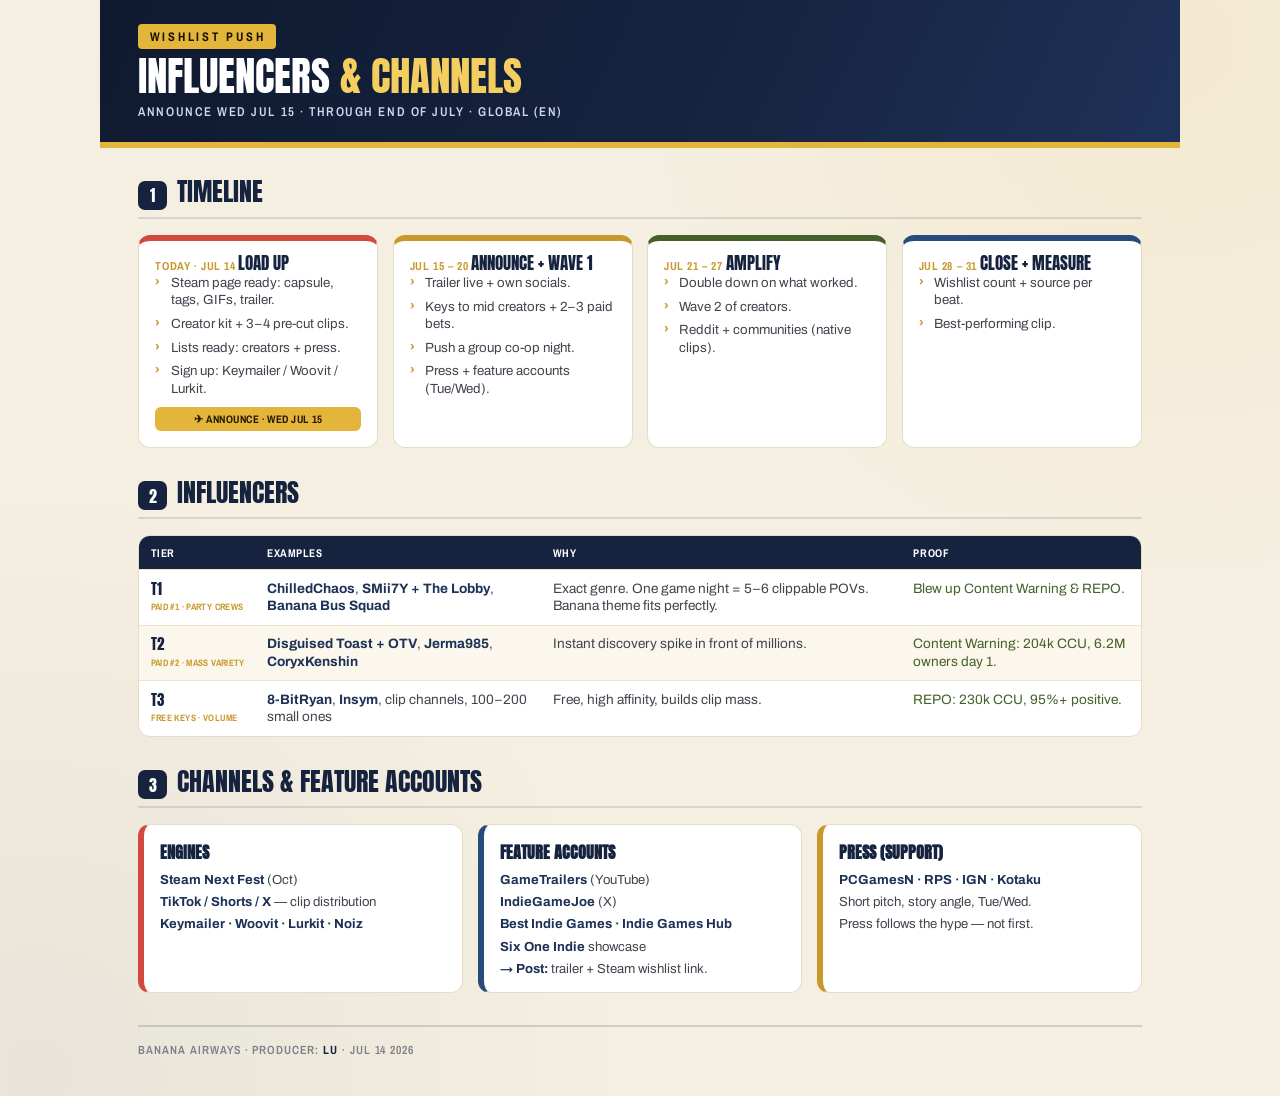
<file: plan-wishlists/index.html>
<!DOCTYPE html>
<html lang="en">
<head>
<meta charset="UTF-8">
<meta name="viewport" content="width=device-width, initial-scale=1.0">
<title>Banana Airways · Wishlist Push · Influencers &amp; Channels</title>
<link rel="preconnect" href="https://fonts.googleapis.com">
<link rel="preconnect" href="https://fonts.gstatic.com" crossorigin>
<link href="https://fonts.googleapis.com/css2?family=Anton&family=Archivo:wght@400;500;600;700;800&family=Archivo+Narrow:wght@500;600;700&display=swap" rel="stylesheet">
<style>
  :root{
    --navy:#16233f; --navy-2:#1e3157;
    --gold:#e3b53a; --gold-lt:#f4ce5e; --gold-dk:#c8992a;
    --cream:#f5efe1; --ink:#20242c; --red:#d24a3f;
    --logo-bg:#d8e8c9; --logo-bd:#a9ce8c; --logo-tx:#456029;
    --mkt-bg:#f3d2d2;  --mkt-bd:#e2a8a8;  --mkt-tx:#8e3b3b;
    --mile-bg:#c8daf1; --mile-bd:#93b4de; --mile-tx:#274b7a;
  }
  *{box-sizing:border-box;margin:0;padding:0}
  html{font-size:16px;}
  body{
    font-family:'Archivo',system-ui,sans-serif;color:var(--ink);background:var(--cream);
    background-image:
      radial-gradient(circle at 92% 4%, rgba(227,181,58,.10), transparent 34%),
      radial-gradient(circle at 3% 98%, rgba(30,49,87,.06), transparent 36%);
    min-height:100vh;
  }
  .page{width:100%;max-width:1080px;margin:0 auto;}

  header{
    background:linear-gradient(115deg,#0f1a30 0%, var(--navy) 55%, var(--navy-2) 100%);
    color:#fff;padding:1.5rem clamp(1.5rem,3vw,3rem) 1.4rem;
    display:flex;align-items:center;gap:clamp(1.2rem,2.5vw,2.6rem);flex-wrap:wrap;
    border-bottom:6px solid var(--gold);
  }
  .logo-wrap{flex:0 0 auto;display:flex;align-items:center;padding-right:clamp(1rem,2vw,2rem);border-right:1px solid rgba(255,255,255,.16);}
  .logo-wrap img{height:clamp(52px,5vw,74px);display:block;}
  .tag{display:inline-block;background:var(--gold);color:#1a1200;font-family:'Archivo Narrow',sans-serif;font-weight:700;font-size:.78rem;letter-spacing:.22em;text-transform:uppercase;padding:.26rem .7rem;border-radius:4px;margin-bottom:.5rem;}
  h1{font-family:'Anton',sans-serif;font-weight:400;font-size:clamp(1.8rem,3.2vw,2.9rem);line-height:.92;text-transform:uppercase;}
  h1 em{font-style:normal;color:var(--gold-lt);}
  .subhead{font-family:'Archivo Narrow',sans-serif;font-weight:600;font-size:clamp(.78rem,1vw,.98rem);letter-spacing:.12em;text-transform:uppercase;color:#cfd8e8;margin-top:.5rem;}

  main{padding:clamp(1.2rem,2.4vw,2.2rem) clamp(1.1rem,3vw,2.6rem) 2.4rem;}
  section{margin-bottom:2rem;}
  .sec-h{display:flex;align-items:baseline;gap:.6rem;margin-bottom:1rem;border-bottom:2px solid rgba(30,49,87,.14);padding-bottom:.45rem;}
  .sec-h .n{font-family:'Anton',sans-serif;font-size:1rem;background:var(--navy);color:#fff;width:1.8rem;height:1.8rem;display:flex;align-items:center;justify-content:center;border-radius:7px;flex:0 0 auto;}
  .sec-h h2{font-family:'Anton',sans-serif;font-weight:400;font-size:clamp(1.25rem,2vw,1.6rem);text-transform:uppercase;color:var(--navy);line-height:1;}

  /* goal chips */
  .metaline{display:flex;flex-wrap:wrap;gap:.55rem;margin-bottom:2rem;}
  .chip{font-family:'Archivo Narrow',sans-serif;font-weight:700;font-size:.74rem;letter-spacing:.05em;text-transform:uppercase;padding:.4rem .75rem;border-radius:20px;background:var(--mile-bg);border:1px solid var(--mile-bd);color:var(--mile-tx);}
  .chip.hit{background:#f7dede;border-color:var(--mkt-bd);color:var(--mkt-tx);}
  .chip.floor{background:var(--logo-bg);border-color:var(--logo-bd);color:var(--logo-tx);}

  /* timeline */
  .blocks{display:grid;grid-template-columns:repeat(4,1fr);gap:.9rem;}
  .blk{background:#fff;border:1px solid #e7ddc7;border-top:6px solid var(--navy);border-radius:12px;padding:.9rem 1rem 1rem;}
  .blk.b0{border-top-color:var(--red);}
  .blk.b1{border-top-color:var(--gold-dk);}
  .blk.b2{border-top-color:var(--logo-tx);}
  .blk.b3{border-top-color:var(--mile-tx);}
  .blk .bwhen{font-family:'Archivo Narrow',sans-serif;font-weight:700;font-size:.72rem;letter-spacing:.05em;text-transform:uppercase;color:var(--gold-dk);}
  .blk .btitle{font-family:'Anton',sans-serif;font-size:1.08rem;text-transform:uppercase;color:var(--navy);line-height:1;margin:.2rem 0 .55rem;}
  .blk ul{list-style:none;display:flex;flex-direction:column;gap:.4rem;}
  .blk li{font-size:.83rem;line-height:1.3;color:#3f444d;padding-left:.95rem;position:relative;}
  .blk li::before{content:"›";position:absolute;left:0;top:-1px;color:var(--gold-dk);font-weight:800;}
  .announce-flag{margin-top:.65rem;background:var(--gold);color:#241800;font-family:'Archivo Narrow',sans-serif;font-weight:700;font-size:.68rem;letter-spacing:.05em;text-transform:uppercase;text-align:center;padding:.3rem .4rem;border-radius:6px;}

  /* influencer table */
  .tablewrap{overflow-x:auto;border:1px solid #e7ddc7;border-radius:12px;background:#fff;}
  table{border-collapse:collapse;width:100%;min-width:640px;font-size:.85rem;}
  thead th{background:var(--navy);color:#fff;font-family:'Archivo Narrow',sans-serif;font-weight:700;letter-spacing:.05em;text-transform:uppercase;font-size:.7rem;text-align:left;padding:.55rem .7rem;}
  tbody td{padding:.6rem .7rem;border-top:1px solid #eee3cd;vertical-align:top;line-height:1.3;color:#3f444d;}
  tbody tr:nth-child(even){background:#fbf7ec;}
  .tier{font-family:'Anton',sans-serif;font-size:.92rem;color:var(--navy);white-space:nowrap;}
  .tier small{display:block;font-family:'Archivo Narrow',sans-serif;font-weight:700;font-size:.58rem;letter-spacing:.04em;color:var(--gold-dk);text-transform:uppercase;margin-top:.15rem;}
  td b{color:var(--navy-2);}
  .win{color:var(--logo-tx);}

  /* channel cards */
  .cards{display:grid;grid-template-columns:repeat(3,1fr);gap:.9rem;}
  .card{background:#fff;border:1px solid #e7ddc7;border-radius:12px;padding:.9rem 1rem;}
  .card.motor{border-left:6px solid var(--red);}
  .card.show{border-left:6px solid var(--mile-tx);}
  .card.press{border-left:6px solid var(--gold-dk);}
  .card h4{font-family:'Anton',sans-serif;font-size:1rem;text-transform:uppercase;color:var(--navy);margin-bottom:.5rem;}
  .card ul{list-style:none;display:flex;flex-direction:column;gap:.35rem;}
  .card li{font-size:.82rem;line-height:1.28;color:#3f444d;}
  .card li b{color:var(--navy-2);}

  .credit{font-family:'Archivo Narrow',sans-serif;font-weight:600;font-size:.74rem;letter-spacing:.08em;text-transform:uppercase;color:#7a7f88;margin-top:1.4rem;padding-top:.9rem;border-top:2px solid rgba(30,49,87,.18);}
  .credit b{color:var(--navy);}

  @media (max-width:900px){.blocks{grid-template-columns:repeat(2,1fr);}.cards{grid-template-columns:1fr;}}
  @media (max-width:520px){.blocks{grid-template-columns:1fr;}}
</style>
</head>
<body>
<div class="page">
  <header>
    <div>
      <span class="tag">Wishlist Push</span>
      <h1>Influencers <em>&amp; Channels</em></h1>
      <div class="subhead">Announce Wed Jul 15 · through end of July · global (EN)</div>
    </div>
  </header>

  <main>
    <!-- TIMELINE -->
    <section>
      <div class="sec-h"><span class="n">1</span><h2>Timeline</h2></div>
      <div class="blocks">
        <div class="blk b0">
          <span class="bwhen">Today · Jul 14</span>
          <span class="btitle">Load up</span>
          <ul>
            <li>Steam page ready: capsule, tags, GIFs, trailer.</li>
            <li>Creator kit + 3–4 pre-cut clips.</li>
            <li>Lists ready: creators + press.</li>
            <li>Sign up: Keymailer / Woovit / Lurkit.</li>
          </ul>
          <div class="announce-flag">✈ Announce · Wed Jul 15</div>
        </div>
        <div class="blk b1">
          <span class="bwhen">Jul 15 – 20</span>
          <span class="btitle">Announce + Wave 1</span>
          <ul>
            <li>Trailer live + own socials.</li>
            <li>Keys to mid creators + 2–3 paid bets.</li>
            <li>Push a group co-op night.</li>
            <li>Press + feature accounts (Tue/Wed).</li>
          </ul>
        </div>
        <div class="blk b2">
          <span class="bwhen">Jul 21 – 27</span>
          <span class="btitle">Amplify</span>
          <ul>
            <li>Double down on what worked.</li>
            <li>Wave 2 of creators.</li>
            <li>Reddit + communities (native clips).</li>
          </ul>
        </div>
        <div class="blk b3">
          <span class="bwhen">Jul 28 – 31</span>
          <span class="btitle">Close + measure</span>
          <ul>
            <li>Wishlist count + source per beat.</li>
            <li>Best-performing clip.</li>
          </ul>
        </div>
      </div>
    </section>

    <!-- INFLUENCERS -->
    <section>
      <div class="sec-h"><span class="n">2</span><h2>Influencers</h2></div>
      <div class="tablewrap">
        <table>
          <thead><tr><th>Tier</th><th>Examples</th><th>Why</th><th>Proof</th></tr></thead>
          <tbody>
            <tr>
              <td class="tier">T1<small>Paid #1 · party crews</small></td>
              <td><b>ChilledChaos</b>, <b>SMii7Y + The Lobby</b>, <b>Banana Bus Squad</b></td>
              <td>Exact genre. One game night = 5–6 clippable POVs. Banana theme fits perfectly.</td>
              <td class="win">Blew up Content Warning &amp; REPO.</td>
            </tr>
            <tr>
              <td class="tier">T2<small>Paid #2 · mass variety</small></td>
              <td><b>Disguised Toast + OTV</b>, <b>Jerma985</b>, <b>CoryxKenshin</b></td>
              <td>Instant discovery spike in front of millions.</td>
              <td class="win">Content Warning: 204k CCU, 6.2M owners day 1.</td>
            </tr>
            <tr>
              <td class="tier">T3<small>Free keys · volume</small></td>
              <td><b>8-BitRyan</b>, <b>Insym</b>, clip channels, 100–200 small ones</td>
              <td>Free, high affinity, builds clip mass.</td>
              <td class="win">REPO: 230k CCU, 95%+ positive.</td>
            </tr>
          </tbody>
        </table>
      </div>
    </section>

    <!-- CHANNELS -->
    <section>
      <div class="sec-h"><span class="n">3</span><h2>Channels &amp; feature accounts</h2></div>
      <div class="cards">
        <div class="card motor">
          <h4>Engines</h4>
          <ul>
            <li><b>Steam Next Fest</b> (Oct)</li>
            <li><b>TikTok / Shorts / X</b> — clip distribution</li>
            <li><b>Keymailer · Woovit · Lurkit · Noiz</b></li>
          </ul>
        </div>
        <div class="card show">
          <h4>Feature accounts</h4>
          <ul>
            <li><b>GameTrailers</b> (YouTube)</li>
            <li><b>IndieGameJoe</b> (X)</li>
            <li><b>Best Indie Games · Indie Games Hub</b></li>
            <li><b>Six One Indie</b> showcase</li>
            <li><b>→ Post:</b> trailer + Steam wishlist link.</li>
          </ul>
        </div>
        <div class="card press">
          <h4>Press (support)</h4>
          <ul>
            <li><b>PCGamesN · RPS · IGN · Kotaku</b></li>
            <li>Short pitch, story angle, Tue/Wed.</li>
            <li>Press follows the hype — not first.</li>
          </ul>
        </div>
      </div>
    </section>

    <div class="credit">Banana Airways · Producer: <b>Lu</b> · Jul 14 2026</div>
  </main>
</div>
</body>
</html>
</file>
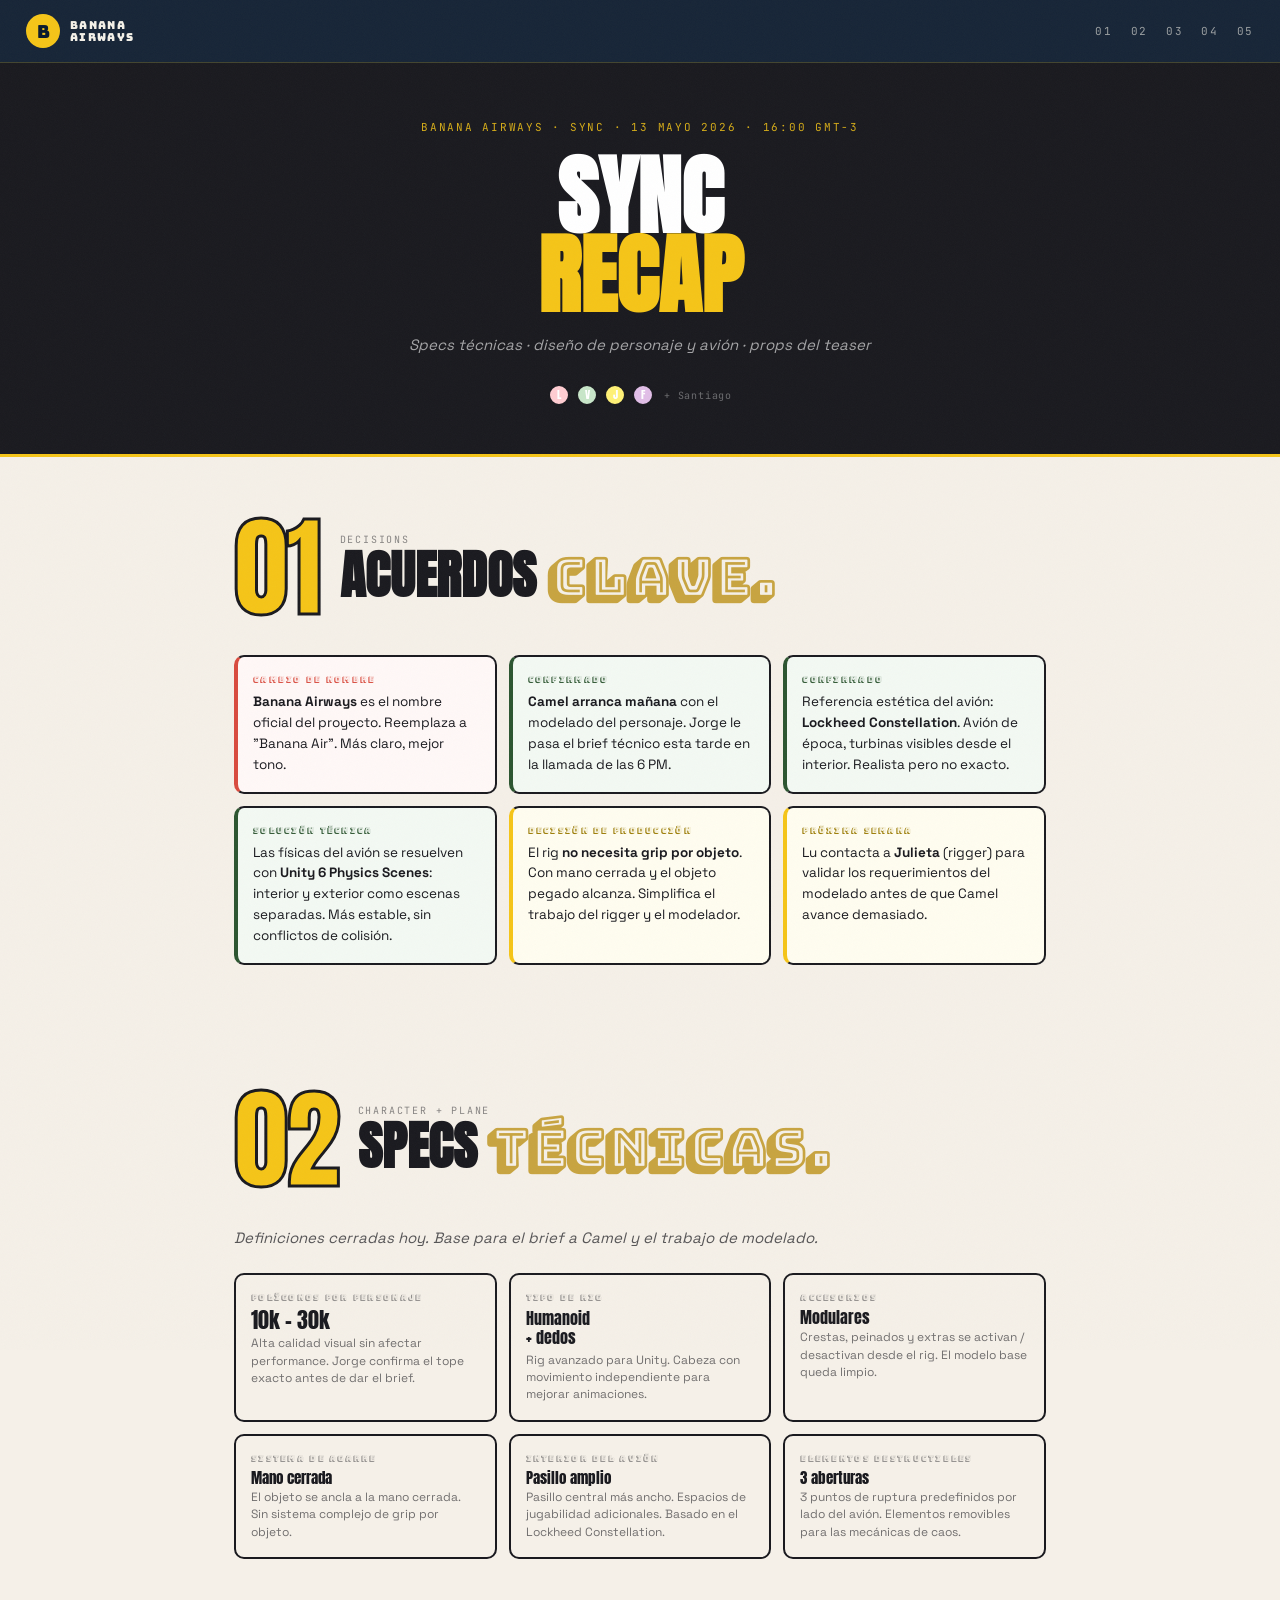
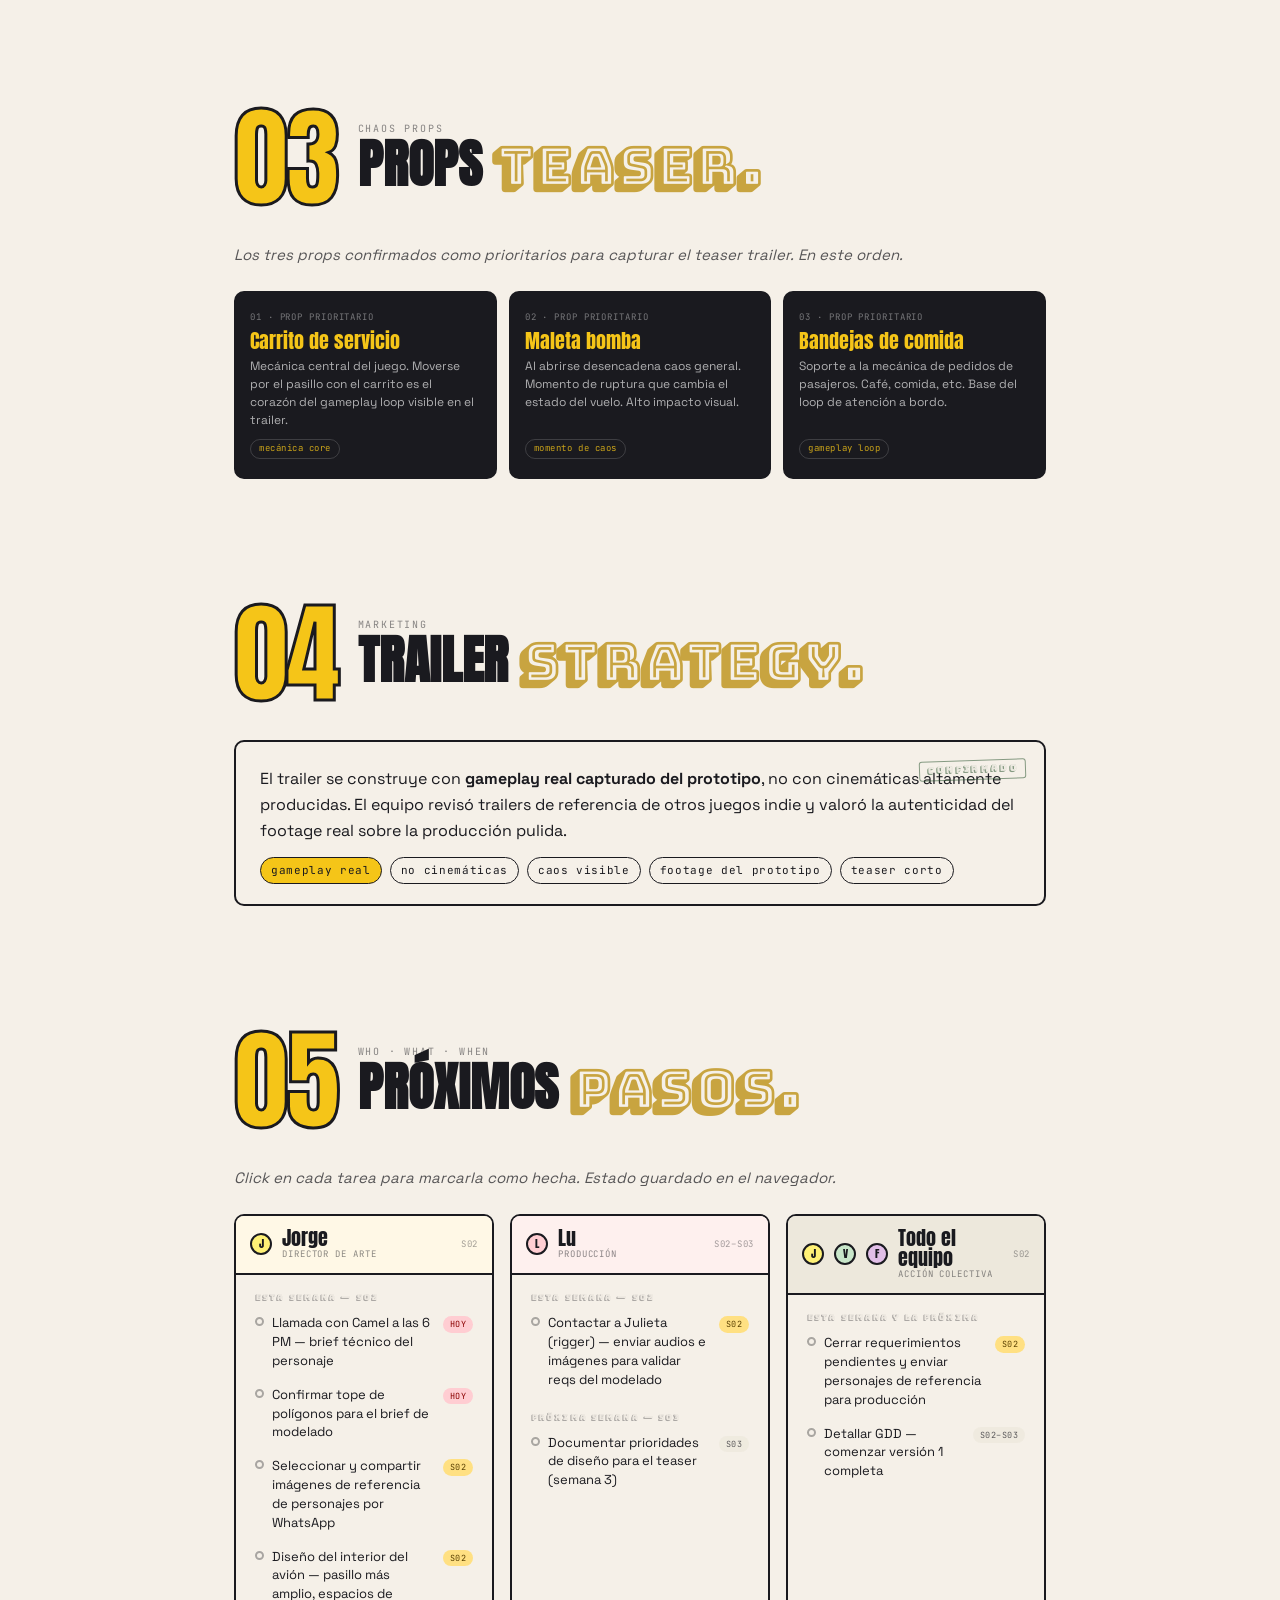
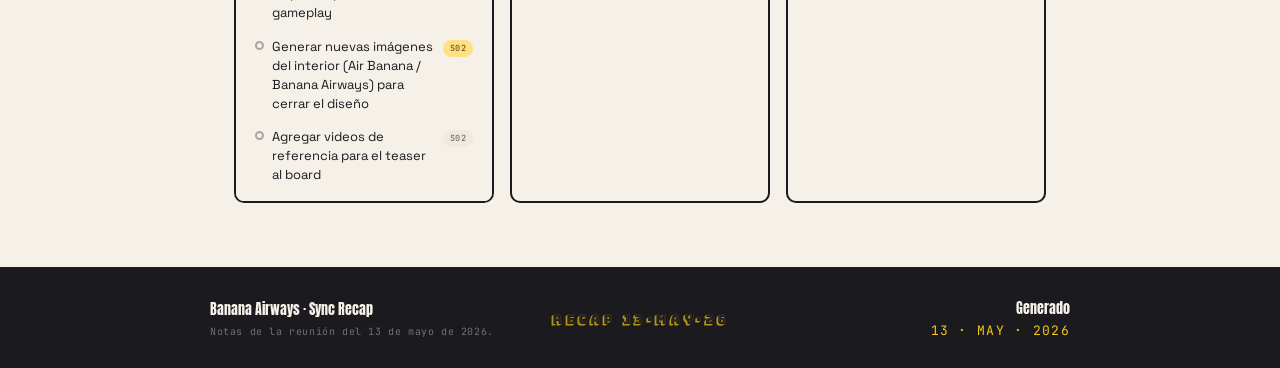
<file: sync-recap-13may.html>
<!DOCTYPE html>
<html lang="es">
<head>
<meta charset="UTF-8">
<meta name="viewport" content="width=device-width, initial-scale=1">
<title>Banana Airways · Sync Recap 13·may·26</title>
<link rel="preconnect" href="https://fonts.googleapis.com">
<link rel="preconnect" href="https://fonts.gstatic.com" crossorigin>
<link href="https://fonts.googleapis.com/css2?family=Bungee&family=Bungee+Shade&family=Anton&family=Space+Grotesk:wght@400;500;600;700&family=JetBrains+Mono:wght@400;500;700&family=Permanent+Marker&display=swap" rel="stylesheet">
<style>
  /* ============================================
     DESIGN SYSTEM — self-contained
     ============================================ */
  :root {
    --yellow:      #F5C518;
    --red:         #D94B3E;
    --dark:        #1A1A1F;
    --green-dk:    #2C5530;
    --green-md:    #6B9362;
    --cream:       #F5F0E8;
    --cream-dark:  #EDE8DC;
    --gray:        #9A9A9A;
    --font-display: 'Anton', 'Bungee', sans-serif;
    --font-mono:    'JetBrains Mono', ui-monospace, monospace;
    --font-serif:   'Space Grotesk', system-ui, sans-serif;
    --font-stencil: 'Bungee Shade', 'Bungee', sans-serif;
    --radius:      6px;
    --pass-radius: 10px;
  }
  *, *::before, *::after { box-sizing: border-box; margin: 0; padding: 0; }
  html { scroll-behavior: smooth; }
  body {
    background: var(--cream);
    color: var(--dark);
    font-family: var(--font-serif);
    font-size: 16px;
    line-height: 1.5;
    overflow-x: hidden;
  }
  a { color: inherit; text-decoration: none; }
  ol, ul { list-style: none; }

  /* Grain */
  .grain {
    pointer-events: none;
    position: fixed;
    inset: -50%;
    width: 200%; height: 200%;
    z-index: 9999;
    opacity: .03;
    background-image: url("data:image/svg+xml,%3Csvg viewBox='0 0 256 256' xmlns='http://www.w3.org/2000/svg'%3E%3Cfilter id='noise'%3E%3CfeTurbulence type='fractalNoise' baseFrequency='0.9' numOctaves='4' stitchTiles='stitch'/%3E%3C/filter%3E%3Crect width='100%25' height='100%25' filter='url(%23noise)'/%3E%3C/svg%3E");
    background-size: 200px 200px;
  }

  /* Section base */
  .section {
    max-width: 860px;
    margin: 0 auto;
    padding: 64px 24px;
  }

  /* Chips */
  .chip {
    font-family: var(--font-mono);
    font-size: 11px;
    letter-spacing: .06em;
    padding: 4px 10px;
    border: 1.5px solid var(--dark);
    border-radius: 20px;
    white-space: nowrap;
  }
  .chip--alert { background: var(--yellow); border-color: var(--dark); }
  .chip--ghost { opacity: .55; }
  .chip b { font-weight: 500; }

  /* Owner badges */
  .ow {
    display: inline-flex;
    align-items: center;
    justify-content: center;
    width: 22px; height: 22px;
    border-radius: 50%;
    font-family: var(--font-display);
    font-size: 11px;
    border: 2px solid var(--dark);
    flex-shrink: 0;
    user-select: none;
  }
  .ow.inline { width: 18px; height: 18px; font-size: 9px; vertical-align: middle; }
  .ow--v { background: #C8E6C9; }
  .ow--j { background: #FFF176; }
  .ow--f { background: #E1BEE7; }
  .ow--l { background: #FFCDD2; }

  /* Footer */
  .footer {
    border-top: 3px solid var(--dark);
    background: var(--dark);
    color: var(--cream);
    padding: 28px 24px;
  }
  .footer__inner {
    max-width: 860px;
    margin: 0 auto;
    display: grid;
    grid-template-columns: 1fr auto 1fr;
    align-items: center;
    gap: 20px;
  }
  .footer__line { font-family: var(--font-display); font-size: 14px; }
  .footer__small { font-family: var(--font-mono); font-size: 10px; opacity: .4; letter-spacing: .06em; margin-top: 4px; }
  .footer__col--center { text-align: center; }
  .footer__col--right { text-align: right; }
  .footer__sig { font-family: var(--font-stencil); font-size: 13px; letter-spacing: .2em; color: var(--yellow); opacity: .7; }
  .footer__date { font-family: var(--font-mono); font-size: 13px; letter-spacing: .1em; color: var(--yellow); margin-top: 2px; }

  @media (max-width: 500px) {
    .footer__inner { grid-template-columns: 1fr; text-align: center; }
    .footer__col--right { text-align: center; }
    .section { padding: 48px 16px; }
  }

  /* ── Topbar ── */
  .topbar {
    position: sticky;
    top: 0;
    z-index: 200;
    display: flex;
    align-items: center;
    gap: 20px;
    padding: 14px 26px;
    background: rgba(11,26,46,.95);
    backdrop-filter: blur(8px);
    border-bottom: 1px solid rgba(245,197,24,.2);
  }
  .topbar__brand {
    display: flex;
    align-items: center;
    gap: 10px;
    text-decoration: none;
  }
  .topbar__b {
    display: inline-flex;
    align-items: center;
    justify-content: center;
    width: 34px; height: 34px;
    background: var(--yellow);
    color: #0B1A2E;
    border-radius: 50%;
    font-family: 'Bungee', sans-serif;
    font-size: 18px;
    flex-shrink: 0;
  }
  .topbar__txt {
    font-family: 'Bungee', sans-serif;
    font-size: 11px;
    letter-spacing: .12em;
    line-height: 1.1;
    color: #F4F1E8;
  }
  .topbar__nav {
    margin-left: auto;
    display: flex;
    gap: 18px;
    font-family: var(--font-mono);
    font-size: 11px;
    letter-spacing: .15em;
    text-transform: uppercase;
  }
  .topbar__nav a {
    color: rgba(244,241,232,.6);
    transition: color .2s;
    text-decoration: none;
  }
  .topbar__nav a:hover { color: var(--yellow); }

  /* ── Body text — Space Grotesk ── */
  .dcard__body, .spec-card__sub, .prop-card__desc,
  .strategy-card__lead, .ptask__text, .section-intro,
  .recap-hero__meta, .risks__list li {
    font-family: 'Space Grotesk', system-ui, sans-serif;
  }

  /* ── Recap hero (dark) ── */
  .recap-hero {
    background: #1A1A1F;
    color: #fff;
    padding: 56px 24px 48px;
    text-align: center;
    border-bottom: 3px solid #F5C518;
    min-height: 40vh;
    display: flex;
    flex-direction: column;
    align-items: center;
    justify-content: center;
  }
  .recap-hero__eyebrow {
    font-family: 'JetBrains Mono', monospace;
    font-size: 11px;
    letter-spacing: .16em;
    text-transform: uppercase;
    color: #F5C518;
    opacity: .85;
    margin-bottom: 20px;
  }
  .recap-hero__title {
    font-family: 'Anton', 'Bungee', sans-serif;
    font-size: clamp(44px, 9vw, 88px);
    line-height: .9;
    margin-bottom: 20px;
    color: #fff;
  }
  .recap-hero__title em { color: #F5C518; font-style: normal; }
  .recap-hero__meta {
    font-family: 'Space Grotesk', sans-serif;
    font-size: 15px;
    opacity: .6;
    font-style: italic;
    margin-bottom: 28px;
    color: #fff;
  }
  .recap-hero__crew {
    display: flex;
    align-items: center;
    justify-content: center;
    gap: 6px;
    flex-wrap: wrap;
  }
  .recap-hero__crew-extra {
    font-family: var(--font-mono);
    font-size: 10px;
    letter-spacing: .08em;
    color: #fff;
    opacity: .35;
    margin-left: 4px;
  }

  /* ── Decision cards ── */
  .decisions-grid {
    display: grid;
    grid-template-columns: repeat(auto-fill, minmax(240px, 1fr));
    gap: 12px;
  }
  .dcard {
    border: 2px solid var(--dark);
    border-radius: var(--pass-radius);
    padding: 16px 15px;
  }
  .dcard--change  { border-left: 4px solid var(--red);      background: #fff8f7; }
  .dcard--confirm { border-left: 4px solid var(--green-dk); background: #f3f9f3; }
  .dcard--note    { border-left: 4px solid var(--yellow);   background: #fffdf0; }
  .dcard__tag {
    font-family: var(--font-stencil);
    font-size: 8px;
    letter-spacing: .16em;
    text-transform: uppercase;
    margin-bottom: 7px;
    display: block;
  }
  .dcard--change  .dcard__tag { color: var(--red); }
  .dcard--confirm .dcard__tag { color: var(--green-dk); }
  .dcard--note    .dcard__tag { color: #9a7a00; }
  .dcard__body {
    font-family: var(--font-serif);
    font-size: 13.5px;
    line-height: 1.55;
  }
  .dcard__body b { font-weight: 700; }

  /* ── Spec grid ── */
  .spec-grid {
    display: grid;
    grid-template-columns: repeat(auto-fill, minmax(220px, 1fr));
    gap: 12px;
    margin-bottom: 24px;
  }
  .spec-card {
    border: 2.5px solid var(--dark);
    border-radius: var(--pass-radius);
    padding: 16px 15px;
    background: var(--cream);
  }
  .spec-card__label {
    font-family: var(--font-stencil);
    font-size: 8px;
    letter-spacing: .16em;
    text-transform: uppercase;
    opacity: .45;
    margin-bottom: 6px;
    display: block;
  }
  .spec-card__val {
    font-family: var(--font-display);
    font-size: 22px;
    line-height: 1;
    margin-bottom: 4px;
    color: var(--dark);
  }
  .spec-card__val--yellow { color: var(--yellow); background: var(--dark); padding: 2px 6px; border-radius: 4px; display: inline-block; }
  .spec-card__sub {
    font-family: var(--font-serif);
    font-size: 12px;
    opacity: .6;
    line-height: 1.45;
  }

  /* ── Props del teaser ── */
  .props-grid {
    display: grid;
    grid-template-columns: repeat(auto-fill, minmax(200px, 1fr));
    gap: 12px;
  }
  .prop-card {
    border: 2.5px solid var(--dark);
    border-radius: var(--pass-radius);
    padding: 18px 14px;
    background: var(--dark);
    color: #fff;
    display: flex;
    flex-direction: column;
    gap: 6px;
  }
  .prop-card__priority {
    font-family: var(--font-mono);
    font-size: 9px;
    letter-spacing: .1em;
    opacity: .4;
  }
  .prop-card__name {
    font-family: var(--font-display);
    font-size: 20px;
    line-height: 1.05;
    color: var(--yellow);
  }
  .prop-card__desc {
    font-family: var(--font-serif);
    font-size: 12px;
    line-height: 1.5;
    opacity: .65;
    flex: 1;
  }
  .prop-card__why {
    font-family: var(--font-mono);
    font-size: 9px;
    letter-spacing: .06em;
    border: 1px solid rgba(255,255,255,.2);
    border-radius: 20px;
    padding: 2px 8px;
    color: var(--yellow);
    width: fit-content;
    opacity: .8;
    margin-top: 4px;
  }

  /* ── Trailer strategy ── */
  .strategy-card {
    border: 2.5px solid var(--dark);
    border-radius: var(--pass-radius);
    padding: 24px 24px 20px;
    position: relative;
    overflow: hidden;
  }
  .strategy-stamp {
    position: absolute;
    top: 18px; right: 18px;
    font-family: var(--font-stencil);
    font-size: 9px;
    letter-spacing: .18em;
    color: var(--green-dk);
    border: 1.5px solid var(--green-dk);
    padding: 2px 7px;
    border-radius: 3px;
    opacity: .55;
    transform: rotate(-2deg);
  }
  .strategy-card__lead {
    font-family: var(--font-serif);
    font-size: 16px;
    line-height: 1.6;
    margin-bottom: 14px;
  }
  .strategy-card__lead strong { font-weight: 700; }
  .strategy-pills {
    display: flex;
    flex-wrap: wrap;
    gap: 8px;
  }

  /* ── Person task cards ── */
  .person-grid {
    display: grid;
    grid-template-columns: repeat(auto-fill, minmax(260px, 1fr));
    gap: 16px;
  }
  .pcard {
    border: 2.5px solid var(--dark);
    border-radius: var(--pass-radius);
    overflow: hidden;
  }
  .pcard__head {
    display: flex;
    align-items: center;
    gap: 10px;
    padding: 12px 14px;
    border-bottom: 2px solid var(--dark);
  }
  .pcard--j   .pcard__head { background: #FFF8E6; }
  .pcard--l   .pcard__head { background: #FEF0EE; }
  .pcard--all .pcard__head { background: var(--cream-dark); }
  .pcard__name {
    font-family: var(--font-display);
    font-size: 20px;
    line-height: 1;
  }
  .pcard__role {
    font-family: var(--font-mono);
    font-size: 9px;
    letter-spacing: .1em;
    text-transform: uppercase;
    opacity: .5;
  }
  .pcard__week {
    margin-left: auto;
    font-family: var(--font-mono);
    font-size: 9px;
    letter-spacing: .08em;
    opacity: .4;
    text-transform: uppercase;
    flex-shrink: 0;
  }
  .pcard__tasks {
    padding: 10px 12px;
    background: var(--cream);
    display: flex;
    flex-direction: column;
    gap: 3px;
  }
  .pcard__week-label {
    font-family: var(--font-stencil);
    font-size: 8px;
    letter-spacing: .14em;
    text-transform: uppercase;
    opacity: .35;
    padding: 6px 7px 2px;
  }
  .ptask {
    display: flex;
    align-items: flex-start;
    gap: 8px;
    padding: 6px 7px;
    border-radius: var(--radius);
    cursor: pointer;
    transition: background .1s;
    user-select: none;
  }
  .ptask:hover { background: rgba(26,26,31,.05); }
  .ptask__dot {
    flex-shrink: 0;
    width: 9px; height: 9px;
    border-radius: 50%;
    border: 2px solid rgba(26,26,31,.35);
    margin-top: 3px;
    transition: background .12s, border-color .12s;
  }
  .ptask__text {
    font-family: var(--font-serif);
    font-size: 13px;
    line-height: 1.45;
    flex: 1;
  }
  .ptask__tag {
    flex-shrink: 0;
    font-family: var(--font-mono);
    font-size: 8.5px;
    letter-spacing: .05em;
    padding: 2px 7px;
    border-radius: 10px;
    margin-top: 2px;
    white-space: nowrap;
  }
  .ptask__tag--deadline { background: #ffcdd2; color: #8b0000; }
  .ptask__tag--urgent   { background: #ffe082; color: #5a4000; }
  .ptask__tag--next     { background: var(--cream-dark); color: var(--dark); opacity: .7; }
  .ptask.done .ptask__dot  { background: var(--green-dk); border-color: var(--green-dk); }
  .ptask.done .ptask__text { text-decoration: line-through; opacity: .35; }

  .section-intro {
    font-family: var(--font-serif);
    font-size: 15px;
    opacity: .72;
    font-style: italic;
    margin-bottom: 24px;
  }

  /* ── Section headers — weekly style ── */
  .section__head {
    display: flex;
    align-items: center;
    gap: 20px;
    margin-bottom: 40px;
    border-bottom: none;
    padding-bottom: 0;
  }
  .section__num {
    font-family: var(--font-display);
    font-size: clamp(72px, 12vw, 110px);
    line-height: .85;
    color: var(--yellow);
    -webkit-text-stroke: 3px var(--dark);
    flex-shrink: 0;
    letter-spacing: -.02em;
  }
  .section__title-wrap {
    display: flex;
    flex-direction: column;
    gap: 2px;
  }
  .section__nameplate {
    font-family: var(--font-mono);
    font-size: 10px;
    letter-spacing: .18em;
    text-transform: uppercase;
    opacity: .5;
  }
  .section__title {
    font-family: var(--font-display);
    font-size: clamp(28px, 5vw, 52px);
    line-height: 1;
    display: flex;
    align-items: baseline;
    gap: 10px;
    flex-wrap: wrap;
  }
  .t-dark { color: var(--dark); }
  .t-retro {
    font-family: 'Bungee Shade', sans-serif;
    color: #c8a440;
  }
  .section__rule { display: none; }
</style>
</head>
<body>

<div class="grain" aria-hidden="true"></div>

<!-- ===== TOPBAR ===== -->
<header class="topbar">
  <a class="topbar__brand" href="index.html" title="Volver al portal">
    <span class="topbar__b">B</span>
    <span class="topbar__txt">BANANA<br>AIRWAYS</span>
  </a>
  <nav class="topbar__nav">
    <a href="#acuerdos">01</a>
    <a href="#specs">02</a>
    <a href="#props">03</a>
    <a href="#trailer">04</a>
    <a href="#pasos">05</a>
  </nav>
</header>

<!-- ===== HERO ===== -->
<section class="recap-hero">
  <p class="recap-hero__eyebrow">Banana Airways · Sync · 13 Mayo 2026 · 16:00 GMT−3</p>
  <h1 class="recap-hero__title">SYNC<br><em>RECAP</em></h1>
  <p class="recap-hero__meta">Specs técnicas · diseño de personaje y avión · props del teaser</p>
  <div class="recap-hero__crew">
    <span class="ow ow--l">L</span>
    <span class="ow ow--v">V</span>
    <span class="ow ow--j">J</span>
    <span class="ow ow--f">F</span>
    <span class="recap-hero__crew-extra">+ Santiago</span>
  </div>
</section>

<!-- ===== 01 ACUERDOS ===== -->
<section class="section" id="acuerdos">
  <header class="section__head">
    <span class="section__num">01</span>
    <div class="section__title-wrap">
      <span class="section__nameplate">decisions</span>
      <h2 class="section__title"><span class="t-dark">ACUERDOS</span> <span class="t-retro">CLAVE.</span></h2>
    </div>
  </header>
  <div class="decisions-grid">

    <div class="dcard dcard--change">
      <span class="dcard__tag">Cambio de nombre</span>
      <p class="dcard__body"><b>Banana Airways</b> es el nombre oficial del proyecto. Reemplaza a "Banana Air". Más claro, mejor tono.</p>
    </div>

    <div class="dcard dcard--confirm">
      <span class="dcard__tag">Confirmado</span>
      <p class="dcard__body"><b>Camel arranca mañana</b> con el modelado del personaje. Jorge le pasa el brief técnico esta tarde en la llamada de las 6 PM.</p>
    </div>

    <div class="dcard dcard--confirm">
      <span class="dcard__tag">Confirmado</span>
      <p class="dcard__body">Referencia estética del avión: <b>Lockheed Constellation</b>. Avión de época, turbinas visibles desde el interior. Realista pero no exacto.</p>
    </div>

    <div class="dcard dcard--confirm">
      <span class="dcard__tag">Solución técnica</span>
      <p class="dcard__body">Las físicas del avión se resuelven con <b>Unity 6 Physics Scenes</b>: interior y exterior como escenas separadas. Más estable, sin conflictos de colisión.</p>
    </div>

    <div class="dcard dcard--note">
      <span class="dcard__tag">Decisión de producción</span>
      <p class="dcard__body">El rig <b>no necesita grip por objeto</b>. Con mano cerrada y el objeto pegado alcanza. Simplifica el trabajo del rigger y el modelador.</p>
    </div>

    <div class="dcard dcard--note">
      <span class="dcard__tag">Próxima semana</span>
      <p class="dcard__body">Lu contacta a <b>Julieta</b> (rigger) para validar los requerimientos del modelado antes de que Camel avance demasiado.</p>
    </div>

  </div>
</section>

<!-- ===== 02 ESPECIFICACIONES TÉCNICAS ===== -->
<section class="section" id="specs">
  <header class="section__head">
    <span class="section__num">02</span>
    <div class="section__title-wrap">
      <span class="section__nameplate">character + plane</span>
      <h2 class="section__title"><span class="t-dark">SPECS</span> <span class="t-retro">TÉCNICAS.</span></h2>
    </div>
  </header>
  <p class="section-intro">Definiciones cerradas hoy. Base para el brief a Camel y el trabajo de modelado.</p>

  <div class="spec-grid">

    <div class="spec-card">
      <span class="spec-card__label">Polígonos por personaje</span>
      <div class="spec-card__val">10k – 30k</div>
      <p class="spec-card__sub">Alta calidad visual sin afectar performance. Jorge confirma el tope exacto antes de dar el brief.</p>
    </div>

    <div class="spec-card">
      <span class="spec-card__label">Tipo de rig</span>
      <div class="spec-card__val" style="font-size:16px;line-height:1.2;">Humanoid<br>+ dedos</div>
      <p class="spec-card__sub">Rig avanzado para Unity. Cabeza con movimiento independiente para mejorar animaciones.</p>
    </div>

    <div class="spec-card">
      <span class="spec-card__label">Accesorios</span>
      <div class="spec-card__val" style="font-size:16px;">Modulares</div>
      <p class="spec-card__sub">Crestas, peinados y extras se activan / desactivan desde el rig. El modelo base queda limpio.</p>
    </div>

    <div class="spec-card">
      <span class="spec-card__label">Sistema de agarre</span>
      <div class="spec-card__val" style="font-size:15px;">Mano cerrada</div>
      <p class="spec-card__sub">El objeto se ancla a la mano cerrada. Sin sistema complejo de grip por objeto.</p>
    </div>

    <div class="spec-card">
      <span class="spec-card__label">Interior del avión</span>
      <div class="spec-card__val" style="font-size:15px;">Pasillo amplio</div>
      <p class="spec-card__sub">Pasillo central más ancho. Espacios de jugabilidad adicionales. Basado en el Lockheed Constellation.</p>
    </div>

    <div class="spec-card">
      <span class="spec-card__label">Elementos destructibles</span>
      <div class="spec-card__val" style="font-size:15px;">3 aberturas</div>
      <p class="spec-card__sub">3 puntos de ruptura predefinidos por lado del avión. Elementos removibles para las mecánicas de caos.</p>
    </div>

  </div>
</section>

<!-- ===== 03 PROPS DEL TEASER ===== -->
<section class="section" id="props">
  <header class="section__head">
    <span class="section__num">03</span>
    <div class="section__title-wrap">
      <span class="section__nameplate">chaos props</span>
      <h2 class="section__title"><span class="t-dark">PROPS</span> <span class="t-retro">TEASER.</span></h2>
    </div>
  </header>
  <p class="section-intro">Los tres props confirmados como prioritarios para capturar el teaser trailer. En este orden.</p>
  <div class="props-grid">

    <div class="prop-card">
      <div class="prop-card__priority">01 · PROP PRIORITARIO</div>
      <div class="prop-card__name">Carrito de servicio</div>
      <div class="prop-card__desc">Mecánica central del juego. Moverse por el pasillo con el carrito es el corazón del gameplay loop visible en el trailer.</div>
      <span class="prop-card__why">mecánica core</span>
    </div>

    <div class="prop-card">
      <div class="prop-card__priority">02 · PROP PRIORITARIO</div>
      <div class="prop-card__name">Maleta bomba</div>
      <div class="prop-card__desc">Al abrirse desencadena caos general. Momento de ruptura que cambia el estado del vuelo. Alto impacto visual.</div>
      <span class="prop-card__why">momento de caos</span>
    </div>

    <div class="prop-card">
      <div class="prop-card__priority">03 · PROP PRIORITARIO</div>
      <div class="prop-card__name">Bandejas de comida</div>
      <div class="prop-card__desc">Soporte a la mecánica de pedidos de pasajeros. Café, comida, etc. Base del loop de atención a bordo.</div>
      <span class="prop-card__why">gameplay loop</span>
    </div>

  </div>
</section>

<!-- ===== 04 ESTRATEGIA DEL TRAILER ===== -->
<section class="section" id="trailer">
  <header class="section__head">
    <span class="section__num">04</span>
    <div class="section__title-wrap">
      <span class="section__nameplate">marketing</span>
      <h2 class="section__title"><span class="t-dark">TRAILER</span> <span class="t-retro">STRATEGY.</span></h2>
    </div>
  </header>
  <div class="strategy-card">
    <span class="strategy-stamp">CONFIRMADO</span>
    <p class="strategy-card__lead">El trailer se construye con <strong>gameplay real capturado del prototipo</strong>, no con cinemáticas altamente producidas. El equipo revisó trailers de referencia de otros juegos indie y valoró la autenticidad del footage real sobre la producción pulida.</p>
    <div class="strategy-pills">
      <span class="chip chip--alert">gameplay real</span>
      <span class="chip">no cinemáticas</span>
      <span class="chip">caos visible</span>
      <span class="chip">footage del prototipo</span>
      <span class="chip">teaser corto</span>
    </div>
  </div>
</section>

<!-- ===== 05 PRÓXIMOS PASOS ===== -->
<section class="section" id="pasos">
  <header class="section__head">
    <span class="section__num">05</span>
    <div class="section__title-wrap">
      <span class="section__nameplate">who · what · when</span>
      <h2 class="section__title"><span class="t-dark">PRÓXIMOS</span> <span class="t-retro">PASOS.</span></h2>
    </div>
  </header>
  <p class="section-intro">Click en cada tarea para marcarla como hecha. Estado guardado en el navegador.</p>
  <div class="person-grid">

    <!-- JORGE -->
    <div class="pcard pcard--j">
      <div class="pcard__head">
        <span class="ow ow--j">J</span>
        <div>
          <div class="pcard__name">Jorge</div>
          <div class="pcard__role">Director de arte</div>
        </div>
        <span class="pcard__week">S02</span>
      </div>
      <div class="pcard__tasks">
        <div class="pcard__week-label">Esta semana — S02</div>
        <div class="ptask" data-rid="sj-1">
          <span class="ptask__dot"></span>
          <span class="ptask__text">Llamada con Camel a las 6 PM — brief técnico del personaje</span>
          <span class="ptask__tag ptask__tag--deadline">HOY</span>
        </div>
        <div class="ptask" data-rid="sj-2">
          <span class="ptask__dot"></span>
          <span class="ptask__text">Confirmar tope de polígonos para el brief de modelado</span>
          <span class="ptask__tag ptask__tag--deadline">HOY</span>
        </div>
        <div class="ptask" data-rid="sj-3">
          <span class="ptask__dot"></span>
          <span class="ptask__text">Seleccionar y compartir imágenes de referencia de personajes por WhatsApp</span>
          <span class="ptask__tag ptask__tag--urgent">S02</span>
        </div>
        <div class="ptask" data-rid="sj-4">
          <span class="ptask__dot"></span>
          <span class="ptask__text">Diseño del interior del avión — pasillo más amplio, espacios de gameplay</span>
          <span class="ptask__tag ptask__tag--urgent">S02</span>
        </div>
        <div class="ptask" data-rid="sj-5">
          <span class="ptask__dot"></span>
          <span class="ptask__text">Generar nuevas imágenes del interior (Air Banana / Banana Airways) para cerrar el diseño</span>
          <span class="ptask__tag ptask__tag--urgent">S02</span>
        </div>
        <div class="ptask" data-rid="sj-6">
          <span class="ptask__dot"></span>
          <span class="ptask__text">Agregar videos de referencia para el teaser al board</span>
          <span class="ptask__tag ptask__tag--next">S02</span>
        </div>
      </div>
    </div>

    <!-- LU -->
    <div class="pcard pcard--l">
      <div class="pcard__head">
        <span class="ow ow--l">L</span>
        <div>
          <div class="pcard__name">Lu</div>
          <div class="pcard__role">Producción</div>
        </div>
        <span class="pcard__week">S02–S03</span>
      </div>
      <div class="pcard__tasks">
        <div class="pcard__week-label">Esta semana — S02</div>
        <div class="ptask" data-rid="sl-1">
          <span class="ptask__dot"></span>
          <span class="ptask__text">Contactar a Julieta (rigger) — enviar audios e imágenes para validar reqs del modelado</span>
          <span class="ptask__tag ptask__tag--urgent">S02</span>
        </div>
        <div class="pcard__week-label" style="margin-top:6px">Próxima semana — S03</div>
        <div class="ptask" data-rid="sl-2">
          <span class="ptask__dot"></span>
          <span class="ptask__text">Documentar prioridades de diseño para el teaser (semana 3)</span>
          <span class="ptask__tag ptask__tag--next">S03</span>
        </div>
      </div>
    </div>

    <!-- TODOS -->
    <div class="pcard pcard--all">
      <div class="pcard__head">
        <span class="ow ow--j inline" style="width:22px;height:22px;font-size:11px;">J</span>
        <span class="ow ow--v inline" style="width:22px;height:22px;font-size:11px;">V</span>
        <span class="ow ow--f inline" style="width:22px;height:22px;font-size:11px;">F</span>
        <div>
          <div class="pcard__name">Todo el equipo</div>
          <div class="pcard__role">Acción colectiva</div>
        </div>
        <span class="pcard__week">S02</span>
      </div>
      <div class="pcard__tasks">
        <div class="pcard__week-label">Esta semana y la próxima</div>
        <div class="ptask" data-rid="sa-1">
          <span class="ptask__dot"></span>
          <span class="ptask__text">Cerrar requerimientos pendientes y enviar personajes de referencia para producción</span>
          <span class="ptask__tag ptask__tag--urgent">S02</span>
        </div>
        <div class="ptask" data-rid="sa-2">
          <span class="ptask__dot"></span>
          <span class="ptask__text">Detallar GDD — comenzar versión 1 completa</span>
          <span class="ptask__tag ptask__tag--next">S02–S03</span>
        </div>
      </div>
    </div>

  </div>
</section>

<!-- ===== FOOTER ===== -->
<footer class="footer" role="contentinfo">
  <div class="footer__inner">
    <div class="footer__col">
      <p class="footer__line">Banana Airways · Sync Recap</p>
      <p class="footer__small">Notas de la reunión del 13 de mayo de 2026.</p>
    </div>
    <div class="footer__col footer__col--center">
      <span class="footer__sig">RECAP 13·MAY·26</span>
    </div>
    <div class="footer__col footer__col--right">
      <p class="footer__line">Generado</p>
      <p class="footer__date">13 · MAY · 2026</p>
    </div>
  </div>
</footer>

<script>
  (function () {
    var STORE = 'ba_s13_';
    document.querySelectorAll('.ptask[data-rid]').forEach(function (el) {
      var id = el.dataset.rid;
      if (localStorage.getItem(STORE + id) === 'done') el.classList.add('done');
      el.addEventListener('click', function () {
        el.classList.toggle('done');
        localStorage.setItem(STORE + id, el.classList.contains('done') ? 'done' : '');
      });
    });
  }());
</script>
</body>
</html>
</file>
<file: styles.css>
/* ==========================================================
   BANANA AIRLINES · Cronograma Steam Page
   Aesthetic: vintage tropical airline poster + boarding-pass
   ========================================================== */

/* ---------- Tokens ---------- */
:root {
  /* Colors */
  --banana:        #F5C518;
  --banana-soft:   #FFE783;
  --banana-deep:   #C9A20A;
  --cream:         #F4EDD7;
  --cream-deep:    #ECE0BC;
  --paper:         #FBF6E4;
  --palm:          #2C5530;
  --palm-light:    #6B9362;
  --palm-soft:     #B5CFA8;
  --sky:           #5B9BC4;
  --sky-soft:      #BCD8E8;
  --sky-deep:      #2F6F95;
  --coral:         #D94B3E;
  --coral-deep:    #A82F24;
  --pink:          #E8829F;
  --ink:           #1A1A1F;
  --ink-soft:      #4A4A52;

  /* Status */
  --status-pending-bg:   #ECE0BC;
  --status-pending-text: #6B5E33;
  --status-pending-line: #B6A271;

  --status-progress-bg:   #FFE783;
  --status-progress-text: #6B4E04;
  --status-progress-line: #C9A20A;

  --status-done-bg:   #C7DEB7;
  --status-done-text: #234826;
  --status-done-line: #6B9362;

  /* Owners */
  --ow-v: var(--coral);
  --ow-j: var(--sky-deep);
  --ow-f: var(--palm);
  --ow-l: var(--banana-deep);

  /* Type */
  --font-display: "Stardos Stencil", "Bowlby One", Impact, sans-serif;
  --font-chunk:   "Bowlby One", system-ui, sans-serif;
  --font-mono:    "DM Mono", ui-monospace, "Courier New", monospace;
  --font-body:    "Fraunces", Georgia, serif;

  /* Layout */
  --maxw: 1180px;
  --section-pad-y: clamp(4rem, 9vw, 7rem);
  --section-pad-x: clamp(1.25rem, 4vw, 3rem);
  --radius: 6px;
}

/* ---------- Reset ---------- */
*, *::before, *::after { box-sizing: border-box; }
html { scroll-behavior: smooth; }
body {
  margin: 0;
  font-family: var(--font-body);
  font-size: 17px;
  line-height: 1.6;
  color: var(--ink);
  background: var(--cream);
  background-image:
    radial-gradient(ellipse at 80% -10%, rgba(245, 197, 24, 0.18), transparent 55%),
    radial-gradient(ellipse at 0% 20%, rgba(232, 130, 159, 0.10), transparent 50%),
    radial-gradient(ellipse at 50% 110%, rgba(91, 155, 196, 0.10), transparent 60%);
  background-attachment: fixed;
  overflow-x: hidden;
  -webkit-font-smoothing: antialiased;
}
img, svg { display: block; max-width: 100%; }
ul, ol { list-style: none; padding: 0; margin: 0; }
a { color: inherit; }
button { font: inherit; cursor: pointer; }

::selection { background: var(--banana); color: var(--ink); }

/* ---------- Grain overlay ---------- */
.grain {
  position: fixed;
  inset: 0;
  pointer-events: none;
  z-index: 999;
  opacity: 0.08;
  mix-blend-mode: multiply;
  background-image: url("data:image/svg+xml;utf8,<svg xmlns='http://www.w3.org/2000/svg' width='240' height='240'><filter id='n'><feTurbulence type='fractalNoise' baseFrequency='0.85' numOctaves='2' stitchTiles='stitch'/><feColorMatrix values='0 0 0 0 0 0 0 0 0 0 0 0 0 0 0 0 0 0 0.4 0'/></filter><rect width='100%25' height='100%25' filter='url(%23n)'/></svg>");
}

/* ---------- Departure ticker ---------- */
.ticker {
  position: sticky;
  top: 0;
  z-index: 50;
  background: var(--ink);
  color: var(--cream);
  border-bottom: 2px solid var(--ink);
  overflow: hidden;
}
.ticker__track {
  display: flex;
  gap: 1.75rem;
  padding: 0.55rem 1rem;
  white-space: nowrap;
  font-family: var(--font-mono);
  font-size: 0.78rem;
  letter-spacing: 0.16em;
  animation: tickerScroll 38s linear infinite;
}
.ticker__item b {
  color: var(--banana);
  margin-right: 0.4rem;
  font-weight: 500;
}
.ticker__sep { color: var(--coral); opacity: 0.8; }
@keyframes tickerScroll {
  0%   { transform: translateX(0); }
  100% { transform: translateX(-50%); }
}

/* ============================================
   HERO
   ============================================ */
.hero {
  position: relative;
  min-height: 92vh;
  padding: clamp(4rem, 10vw, 8rem) var(--section-pad-x) clamp(3rem, 7vw, 6rem);
  display: flex;
  align-items: center;
  justify-content: center;
  overflow: hidden;
  border-bottom: 2px solid var(--ink);
  background-image:
    repeating-linear-gradient(
      135deg,
      transparent 0 60px,
      rgba(44, 85, 48, 0.025) 60px 61px
    );
}

.hero__inner {
  position: relative;
  z-index: 3;
  max-width: var(--maxw);
  width: 100%;
  text-align: center;
}

.hero__kicker {
  display: inline-flex;
  align-items: center;
  gap: 0.9rem;
  font-family: var(--font-mono);
  font-size: 0.78rem;
  letter-spacing: 0.28em;
  text-transform: uppercase;
  color: var(--ink-soft);
  margin: 0 0 clamp(1.5rem, 4vw, 3rem);
  padding-bottom: 0.4rem;
}
.hero__kicker-rule {
  display: inline-block;
  width: 36px;
  height: 1px;
  background: var(--ink);
}

/* ----- Wordmark ----- */
.wordmark {
  margin: 0 auto;
  display: flex;
  flex-direction: column;
  align-items: center;
  font-family: var(--font-display);
  font-weight: 700;
  line-height: 0.88;
}

.wordmark__row {
  display: flex;
  align-items: center;
  justify-content: center;
  gap: 1rem;
}

.wordmark__word {
  font-size: clamp(3.4rem, 14vw, 11rem);
  letter-spacing: 0.045em;
  color: var(--ink);
  text-shadow:
    -3px 2px 0 rgba(217, 75, 62, 0.65),
    3px -2px 0 rgba(91, 155, 196, 0.55);
  position: relative;
  /* slight transformation for friendslop kilter */
  transform: rotate(-0.5deg);
}

.wordmark__row:nth-child(3) .wordmark__word {
  transform: rotate(0.4deg);
}

.wordmark__row--mid {
  margin: clamp(0.4rem, 1vw, 0.8rem) 0;
  gap: 1rem;
}
.wordmark__star {
  color: var(--coral);
  font-size: clamp(1rem, 1.5vw, 1.4rem);
}
.wordmark__plate {
  font-family: var(--font-mono);
  font-size: clamp(0.7rem, 1.2vw, 0.95rem);
  letter-spacing: 0.32em;
  color: var(--ink);
  background: var(--banana);
  padding: 0.45rem 1rem 0.35rem;
  border: 2px solid var(--ink);
  border-radius: 999px;
  box-shadow: 3px 3px 0 var(--ink);
  transform: rotate(-1deg);
}

.hero__tag {
  margin: clamp(2rem, 4vw, 3rem) auto 0;
  max-width: 38ch;
  font-size: clamp(1rem, 1.6vw, 1.3rem);
  font-style: italic;
  font-family: var(--font-body);
  color: var(--ink);
}
.hero__tag em { font-style: italic; color: var(--coral); }
.hero__tag strong {
  font-style: normal;
  background: var(--banana-soft);
  padding: 0 0.3rem;
  box-decoration-break: clone;
  -webkit-box-decoration-break: clone;
}

/* ----- Hero CTA (luggage tag) ----- */
.hero__cta {
  display: inline-block;
  margin-top: clamp(2.5rem, 5vw, 4rem);
  text-decoration: none;
  color: var(--ink);
  transform: rotate(-2.4deg);
  transition: transform 0.25s ease, filter 0.25s ease;
}
.hero__cta:hover { transform: rotate(-1deg) translateY(-3px); }

.hero__cta-tag {
  display: inline-flex;
  align-items: center;
  gap: 0.7rem;
  position: relative;
  background: var(--cream);
  padding: 0.85rem 1.4rem 0.85rem 2.1rem;
  border: 2px solid var(--ink);
  border-radius: 4px 16px 16px 4px;
  box-shadow: 4px 4px 0 var(--coral);
  font-family: var(--font-chunk);
  font-size: 0.85rem;
  letter-spacing: 0.18em;
}
.hero__cta-hole {
  position: absolute;
  left: 0.85rem;
  top: 50%;
  transform: translateY(-50%);
  width: 14px;
  height: 14px;
  border: 2px solid var(--ink);
  border-radius: 50%;
  background: var(--paper);
}

/* ----- Hero decorations ----- */
.hero__palm {
  position: absolute;
  bottom: -2rem;
  width: clamp(120px, 14vw, 200px);
  z-index: 1;
  opacity: 0.85;
  filter: drop-shadow(2px 4px 0 rgba(26, 26, 31, 0.15));
}
.hero__palm--left  { left: -1rem; transform: rotate(-8deg); }
.hero__palm--right { right: -1rem; transform: scaleX(-1) rotate(-8deg); }

.hero__banana {
  position: absolute;
  top: 12%;
  right: 9%;
  width: clamp(60px, 7vw, 110px);
  z-index: 2;
  transform: rotate(22deg);
  filter: drop-shadow(3px 4px 0 rgba(26, 26, 31, 0.18));
  animation: floatBanana 7s ease-in-out infinite;
}
@keyframes floatBanana {
  0%, 100% { transform: rotate(22deg) translateY(0); }
  50%      { transform: rotate(18deg) translateY(-12px); }
}

.hero__plane {
  position: absolute;
  top: 18%;
  left: 7%;
  width: clamp(80px, 9vw, 150px);
  z-index: 2;
  transform: rotate(-12deg);
  filter: drop-shadow(3px 5px 0 rgba(26, 26, 31, 0.18));
  animation: floatPlane 8s ease-in-out infinite;
}
@keyframes floatPlane {
  0%, 100% { transform: rotate(-12deg) translate(0, 0); }
  50%      { transform: rotate(-15deg) translate(10px, -8px); }
}

/* ============================================
   SECTION SHARED
   ============================================ */
.section {
  position: relative;
  padding: var(--section-pad-y) var(--section-pad-x);
  max-width: var(--maxw);
  margin: 0 auto;
}

.section + .section {
  border-top: 2px dashed var(--ink);
}
.section + .section::before {
  content: '';
  position: absolute;
  top: -10px;
  left: 50%;
  transform: translateX(-50%);
  width: 60px;
  height: 18px;
  background: var(--cream);
  border: 2px solid var(--ink);
  border-radius: 999px;
}

.section__head {
  display: flex;
  align-items: center;
  gap: 1rem;
  margin-bottom: clamp(2rem, 5vw, 3.5rem);
  position: relative;
}
.section__num {
  font-family: var(--font-mono);
  font-size: 0.95rem;
  background: var(--ink);
  color: var(--banana);
  padding: 0.35rem 0.7rem 0.25rem;
  letter-spacing: 0.15em;
  border-radius: 3px;
}
.section__title {
  font-family: var(--font-chunk);
  font-size: clamp(2rem, 4.5vw, 3.5rem);
  letter-spacing: 0.005em;
  margin: 0;
  line-height: 0.95;
  color: var(--ink);
}
.section__rule {
  flex: 1;
  height: 2px;
  background:
    repeating-linear-gradient(
      to right,
      var(--ink) 0 8px,
      transparent 8px 14px
    );
  margin-top: 0.4rem;
}
.section__nameplate {
  font-family: var(--font-display);
  font-size: 0.85rem;
  letter-spacing: 0.3em;
  color: var(--coral);
  text-transform: uppercase;
  border: 2px solid var(--coral);
  padding: 0.3rem 0.7rem 0.2rem;
  border-radius: 3px;
  transform: rotate(-2deg);
  white-space: nowrap;
}

/* ============================================
   ROUTE / ITINERARIO (horizontal milestones)
   ============================================ */
.route__intro {
  font-style: italic;
  color: var(--ink-soft);
  font-size: 1.05rem;
  margin: 0 0 clamp(1.5rem, 3vw, 2.2rem);
  max-width: 52ch;
}

.route__rail {
  position: relative;
  padding: 1.4rem 1rem 1.6rem;
  background:
    repeating-linear-gradient(135deg,
      transparent 0 18px,
      rgba(91, 155, 196, 0.05) 18px 36px),
    var(--paper);
  border: 2px solid var(--ink);
  border-radius: var(--radius);
  box-shadow: 5px 5px 0 var(--ink);
  overflow: hidden;
}

.route__stops {
  display: grid;
  grid-template-columns: repeat(8, minmax(0, 1fr));
  grid-template-rows: auto auto auto auto;
  gap: 0.6rem 0.45rem;
  position: relative;
  align-items: center;
  justify-items: center;
}

.route__stops::before {
  /* dotted route line behind dots row */
  content: '';
  grid-column: 1 / -1;
  grid-row: 2;
  align-self: center;
  justify-self: stretch;
  height: 3px;
  background-image:
    repeating-linear-gradient(to right,
      var(--ink) 0 9px,
      transparent 9px 16px);
  z-index: 0;
  margin: 0 -0.4rem;
}

.stop {
  display: grid;
  grid-column: span 1;
  grid-row: 1 / span 4;
  grid-template-rows: subgrid;
  align-items: center;
  justify-items: center;
  text-align: center;
  position: relative;
  gap: 0;
}

.stop__date {
  grid-row: 1;
  font-family: var(--font-mono);
  font-size: 0.72rem;
  letter-spacing: 0.18em;
  color: var(--ink-soft);
  text-transform: uppercase;
  white-space: nowrap;
}

.stop__dot {
  grid-row: 2;
  width: 18px;
  height: 18px;
  border-radius: 50%;
  background: var(--cream);
  border: 2.5px solid var(--ink);
  box-shadow: 2px 2px 0 var(--ink);
  position: relative;
  z-index: 2;
}

.stop__label {
  grid-row: 3;
  font-family: var(--font-chunk);
  font-size: 0.92rem;
  color: var(--ink);
  line-height: 1.1;
  letter-spacing: -0.005em;
  margin-top: 0.45rem;
  padding: 0 0.15rem;
}

.stop__sub {
  grid-row: 4;
  font-family: var(--font-body);
  font-style: italic;
  font-size: 0.78rem;
  line-height: 1.3;
  color: var(--ink-soft);
  max-width: 14ch;
  margin-top: 0.2rem;
}

/* Current ("HOY") */
.stop--now .stop__dot {
  background: var(--coral);
  box-shadow:
    0 0 0 4px rgba(217, 75, 62, 0.18),
    2px 2px 0 var(--ink);
  animation: pulseNow 2.4s ease-in-out infinite;
}
.stop--now .stop__label { color: var(--coral); }
@keyframes pulseNow {
  0%, 100% { box-shadow: 0 0 0 4px rgba(217, 75, 62, 0.18), 2px 2px 0 var(--ink); }
  50%      { box-shadow: 0 0 0 10px rgba(217, 75, 62, 0.04), 2px 2px 0 var(--ink); }
}

/* Big milestones — shared base */
.stop--ready .stop__dot,
.stop--launch .stop__dot,
.stop--lock .stop__dot,
.stop--fest .stop__dot {
  width: 56px;
  height: 56px;
  border-width: 3px;
  display: inline-flex;
  align-items: center;
  justify-content: center;
}
.stop--ready .stop__dot svg,
.stop--launch .stop__dot svg,
.stop--lock .stop__dot svg,
.stop--fest .stop__dot svg {
  width: 30px;
  height: auto;
  display: block;
}
.stop--ready .stop__date,
.stop--launch .stop__date,
.stop--lock .stop__date,
.stop--fest .stop__date {
  padding: 0.2rem 0.55rem 0.15rem;
  border: 1.5px solid var(--ink);
  border-radius: 999px;
  font-weight: 500;
  letter-spacing: 0.18em;
}
.stop--ready .stop__label,
.stop--launch .stop__label,
.stop--lock .stop__label,
.stop--fest .stop__label {
  font-size: 1rem;
  letter-spacing: 0.05em;
  text-transform: uppercase;
}
.stop--ready .stop__sub,
.stop--launch .stop__sub,
.stop--lock .stop__sub,
.stop--fest .stop__sub {
  font-style: normal;
  font-weight: 600;
  color: var(--ink);
  font-family: var(--font-mono);
  font-size: 0.7rem;
  letter-spacing: 0.16em;
  text-transform: uppercase;
}

/* Página interna (Jun 1) — sky / stamp */
.stop--ready .stop__dot {
  width: 64px;
  height: 64px;
  background: var(--sky-soft);
  border-width: 3px;
  box-shadow:
    0 0 0 5px rgba(91, 155, 196, 0.20),
    4px 4px 0 var(--sky-deep);
  transform: rotate(-6deg);
}
.stop--ready .stop__dot svg { width: 38px; }
.stop--ready .stop__date {
  background: var(--sky-soft);
  color: var(--ink);
}
.stop--ready .stop__label {
  color: var(--sky-deep);
}

/* Despegue (Jul 1) — banana */
.stop--launch .stop__dot {
  background: var(--banana);
  box-shadow:
    0 0 0 5px rgba(217, 75, 62, 0.22),
    4px 4px 0 var(--coral);
}
.stop--launch .stop__date {
  background: var(--banana);
  color: var(--ink);
}
.stop--launch .stop__label {
  color: var(--coral);
}

/* Demo lock (Sep 19) — palm */
.stop--lock .stop__dot {
  background: var(--palm-light);
  box-shadow:
    0 0 0 5px rgba(44, 85, 48, 0.22),
    4px 4px 0 var(--palm);
}
.stop--lock .stop__date {
  background: var(--palm-light);
  color: var(--ink);
}
.stop--lock .stop__label {
  color: var(--palm);
}

/* Next Fest (Oct 19) — coral pink */
.stop--fest .stop__dot {
  background: var(--pink);
  box-shadow:
    0 0 0 5px rgba(217, 75, 62, 0.30),
    4px 4px 0 var(--coral);
}
.stop--fest .stop__date {
  background: var(--pink);
  color: var(--ink);
}
.stop--fest .stop__label {
  color: var(--coral-deep);
}

/* Mobile / vertical layout */
@media (max-width: 760px) {
  .route__rail { padding: 1rem 0.8rem 1.2rem; }

  .route__stops {
    grid-template-columns: 70px 28px 1fr;
    grid-template-rows: none;
    grid-auto-rows: auto;
    grid-auto-flow: row;
    gap: 0.3rem 0.9rem;
    align-items: start;
    justify-items: stretch;
    text-align: left;
  }
  .route__stops::before {
    grid-column: 2;
    grid-row: 1 / -1;
    align-self: stretch;
    justify-self: center;
    width: 3px;
    height: auto;
    background-image:
      repeating-linear-gradient(to bottom,
        var(--ink) 0 9px,
        transparent 9px 16px);
    margin: 0.6rem 0;
  }

  .stop {
    grid-column: 1 / -1;
    grid-row: auto / span 1;
    grid-template-columns: 70px 28px 1fr;
    grid-template-rows: auto auto;
    align-items: center;
    justify-items: start;
    text-align: left;
    column-gap: 0.9rem;
    row-gap: 0.05rem;
    padding: 0.5rem 0;
  }
  .stop__date {
    grid-column: 1;
    grid-row: 1 / span 2;
    align-self: center;
    justify-self: end;
    text-align: right;
  }
  .stop__dot {
    grid-column: 2;
    grid-row: 1 / span 2;
    align-self: center;
    justify-self: center;
    margin: 0;
  }
  .stop__label {
    grid-column: 3;
    grid-row: 1;
    margin-top: 0;
    text-align: left;
    padding: 0;
  }
  .stop__sub {
    grid-column: 3;
    grid-row: 2;
    margin-top: 0;
    max-width: none;
  }

  .stop--ready .stop__dot,
  .stop--launch .stop__dot,
  .stop--lock .stop__dot,
  .stop--fest .stop__dot {
    width: 44px;
    height: 44px;
  }
  .stop--ready .stop__dot { width: 50px; height: 50px; }
  .stop--ready .stop__dot svg { width: 30px; }
  .stop--launch .stop__dot svg,
  .stop--lock .stop__dot svg,
  .stop--fest .stop__dot svg { width: 24px; }
}

/* ============================================
   PITCH
   ============================================ */
.pitch__grid {
  display: grid;
  grid-template-columns: minmax(0, 1.6fr) minmax(0, 1fr);
  gap: clamp(2rem, 4vw, 4rem);
  align-items: center;
}

.pitch__lead {
  font-size: clamp(1.2rem, 1.8vw, 1.55rem);
  line-height: 1.55;
  margin-top: 0;
  color: var(--ink);
  font-weight: 400;
}
.pitch__lead em { color: var(--coral); font-style: italic; }

.dropcap {
  float: left;
  font-family: var(--font-display);
  font-size: 4.6rem;
  line-height: 0.85;
  margin: 0.15rem 0.5rem 0 0;
  color: var(--coral);
  text-shadow:
    -2px 1px 0 var(--ink);
}

.pitch__para {
  font-size: 1.05rem;
  line-height: 1.7;
  color: var(--ink-soft);
}

.pitch__chips {
  display: flex;
  flex-wrap: wrap;
  gap: 0.6rem;
  margin-top: 1.5rem;
}

.chip {
  display: inline-flex;
  align-items: center;
  gap: 0.4rem;
  padding: 0.4rem 0.85rem 0.32rem;
  background: var(--paper);
  border: 2px solid var(--ink);
  border-radius: 999px;
  font-family: var(--font-mono);
  font-size: 0.78rem;
  letter-spacing: 0.12em;
  color: var(--ink-soft);
  text-transform: uppercase;
}
.chip b { color: var(--ink); font-weight: 500; }
.chip--alert {
  background: var(--coral);
  color: var(--cream);
}
.chip--alert b { color: var(--cream); }
.chip--ghost {
  background: transparent;
  border-style: dashed;
}

.pitch__stamp {
  display: flex;
  align-items: center;
  justify-content: center;
}
.pitch__stamp svg {
  width: 100%;
  max-width: 240px;
  transform: rotate(-9deg);
  filter: drop-shadow(2px 3px 0 rgba(217, 75, 62, 0.2));
}

/* ============================================
   CREW
   ============================================ */
.crew__grid {
  display: grid;
  grid-template-columns: repeat(4, 1fr);
  gap: clamp(0.85rem, 2vw, 1.6rem);
}
@media (max-width: 1080px) {
  .crew__grid { grid-template-columns: repeat(2, 1fr); }
}

.crew-card {
  position: relative;
  background: var(--paper);
  border: 2px solid var(--ink);
  border-radius: var(--radius);
  padding: 1.5rem 1.4rem 1.4rem;
  box-shadow: 5px 5px 0 var(--ink);
  display: flex;
  flex-direction: column;
  gap: 1.1rem;
  transition: transform 0.25s ease, box-shadow 0.25s ease;
  overflow: hidden;
}
.crew-card:hover {
  transform: translate(-2px, -2px);
  box-shadow: 7px 7px 0 var(--ink);
}

.crew-card--v { background: linear-gradient(180deg, #FCE3DF 0%, var(--paper) 35%); }
.crew-card--j { background: linear-gradient(180deg, #DDEAF4 0%, var(--paper) 35%); }
.crew-card--f { background: linear-gradient(180deg, #D6E5CF 0%, var(--paper) 35%); }
.crew-card--l { background: linear-gradient(180deg, #FCEFB7 0%, var(--paper) 35%); }

.crew-card__top {
  display: flex;
  align-items: center;
  gap: 0.9rem;
}
.crew-card__owner {
  width: 54px;
  height: 54px;
  font-size: 1.7rem;
  font-family: var(--font-chunk);
  flex-shrink: 0;
}
.crew-card__role {
  margin: 0;
  font-family: var(--font-mono);
  font-size: 0.7rem;
  letter-spacing: 0.22em;
  text-transform: uppercase;
  color: var(--ink-soft);
}
.crew-card__name {
  margin: 0.15rem 0 0;
  font-family: var(--font-chunk);
  font-size: 1.85rem;
  line-height: 1;
  color: var(--ink);
  letter-spacing: -0.005em;
}

.crew-card__manifest {
  margin: 0;
  display: grid;
  grid-template-columns: auto 1fr;
  gap: 0.4rem 1rem;
  border-top: 1px dashed var(--ink-soft);
  padding-top: 1rem;
  font-size: 0.85rem;
}
.crew-card__manifest dt {
  font-family: var(--font-mono);
  font-size: 0.7rem;
  text-transform: uppercase;
  letter-spacing: 0.18em;
  color: var(--ink-soft);
  align-self: center;
}
.crew-card__manifest dd {
  margin: 0;
  font-family: var(--font-mono);
  color: var(--ink);
  text-align: right;
}

.crew-card__stamp {
  position: absolute;
  bottom: 0.9rem;
  right: 0.9rem;
  display: flex;
  flex-direction: column;
  align-items: center;
  font-family: var(--font-display);
  font-size: 0.65rem;
  letter-spacing: 0.22em;
  color: var(--coral);
  border: 2px solid var(--coral);
  padding: 0.35rem 0.5rem 0.25rem;
  border-radius: 3px;
  transform: rotate(-9deg);
  background: rgba(244, 237, 215, 0.5);
}
.crew-card__stamp span:last-child {
  font-family: var(--font-mono);
  font-size: 0.6rem;
  margin-top: 0.05rem;
}

.crew-card__perf {
  position: absolute;
  left: 0; right: 0;
  bottom: 32%;
  height: 4px;
  background-image: radial-gradient(circle, var(--ink) 1.2px, transparent 1.6px);
  background-size: 6px 4px;
  background-repeat: repeat-x;
  background-position: center;
  opacity: 0.4;
}

.crew__note {
  margin-top: 1.4rem;
  font-family: var(--font-mono);
  font-size: 0.78rem;
  letter-spacing: 0.18em;
  color: var(--ink-soft);
  text-transform: uppercase;
  text-align: center;
}

/* ============================================
   GOAL / DESTINO
   ============================================ */
.goal__board {
  background: var(--ink);
  color: var(--banana);
  border-radius: var(--radius);
  padding: clamp(2rem, 5vw, 3.5rem) clamp(1.5rem, 4vw, 3rem);
  text-align: center;
  position: relative;
  overflow: hidden;
  box-shadow: 8px 8px 0 var(--coral);
  border: 2px solid var(--ink);
}
.goal__board::before {
  /* faint pattern */
  content: '';
  position: absolute;
  inset: 0;
  background-image:
    radial-gradient(circle, rgba(245, 197, 24, 0.07) 1.5px, transparent 2px);
  background-size: 14px 14px;
  pointer-events: none;
}

.goal__date {
  font-family: var(--font-mono);
  font-weight: 500;
  display: inline-flex;
  align-items: baseline;
  gap: clamp(0.7rem, 2vw, 1.6rem);
  background: var(--cream);
  color: var(--ink);
  padding: clamp(1rem, 3vw, 1.8rem) clamp(1.5rem, 4vw, 3rem);
  border-radius: 4px;
  border: 3px solid var(--banana);
  box-shadow: 0 0 0 5px var(--ink);
  position: relative;
  z-index: 2;
}
.goal__date-month {
  font-family: var(--font-display);
  font-size: clamp(2rem, 5vw, 3.6rem);
  letter-spacing: 0.08em;
  color: var(--coral);
}
.goal__date-day {
  font-family: var(--font-chunk);
  font-size: clamp(4.5rem, 13vw, 9rem);
  line-height: 0.85;
  letter-spacing: -0.04em;
  color: var(--ink);
}
.goal__date-year {
  font-family: var(--font-mono);
  font-size: clamp(1rem, 2vw, 1.6rem);
  letter-spacing: 0.18em;
  color: var(--ink-soft);
}

.goal__copy {
  font-size: clamp(1.05rem, 1.6vw, 1.3rem);
  line-height: 1.6;
  color: var(--cream);
  max-width: 32rem;
  margin: clamp(2rem, 4vw, 3rem) auto 0;
  position: relative;
  z-index: 2;
  font-family: var(--font-body);
}
.goal__copy strong {
  color: var(--banana);
  font-weight: 600;
}

.goal__route {
  margin-top: clamp(2rem, 4vw, 3rem);
  display: grid;
  grid-template-columns: auto 1fr auto;
  gap: 1rem;
  align-items: center;
  max-width: 520px;
  margin-left: auto;
  margin-right: auto;
  position: relative;
  z-index: 2;
}
.goal__route-end {
  display: flex;
  flex-direction: column;
  text-align: left;
}
.goal__route-end--arrival { text-align: right; }
.goal__route-label {
  font-family: var(--font-mono);
  font-size: 0.7rem;
  letter-spacing: 0.22em;
  color: var(--palm-light);
  text-transform: uppercase;
}
.goal__route-value {
  font-family: var(--font-chunk);
  font-size: 1.1rem;
  color: var(--cream);
  letter-spacing: 0.04em;
  margin-top: 0.2rem;
}
.goal__route-line { width: 100%; }
.goal__route-line svg { width: 100%; height: 30px; }

.goal__chips {
  display: flex;
  justify-content: center;
  flex-wrap: wrap;
  gap: 0.6rem;
  margin-top: clamp(1.5rem, 3vw, 2rem);
  position: relative;
  z-index: 2;
}
.goal__chips .chip {
  background: transparent;
  border-color: var(--banana);
  color: var(--banana);
  border-style: dashed;
}
.goal__chips .chip b { color: var(--banana); }

/* ============================================
   PLAN / TIMELINE
   ============================================ */
.plan__intro {
  font-size: 1rem;
  color: var(--ink-soft);
  margin-bottom: clamp(2rem, 4vw, 3rem);
  display: flex;
  flex-wrap: wrap;
  align-items: center;
  gap: 0.4rem;
}
.plan__intro .ow { width: 24px; height: 24px; font-size: 0.78rem; }

.month {
  margin-bottom: clamp(2rem, 5vw, 4rem);
}

.month__banner {
  display: flex;
  align-items: baseline;
  gap: 1rem;
  flex-wrap: wrap;
  padding: 0.9rem 1.2rem;
  border: 2px solid var(--ink);
  border-radius: 3px;
  margin-bottom: 1.4rem;
  background: var(--banana);
  box-shadow: 4px 4px 0 var(--ink);
  position: relative;
}
.month__banner--jun { background: var(--sky-soft); }
.month__banner--jul { background: #FCE3DF; }
.month__banner--ago { background: #D6E5CF; }
.month__banner--sep { background: var(--banana-soft); }
.month__banner--oct {
  background: var(--coral);
  color: var(--cream);
}
.month__banner--oct .month__name,
.month__banner--oct .month__sub,
.month__banner--oct .month__count { color: var(--cream); }
.month__banner--oct .month__count { border-color: var(--cream); }
.month__name {
  font-family: var(--font-chunk);
  font-size: clamp(1.4rem, 2.5vw, 2rem);
  letter-spacing: -0.01em;
  color: var(--ink);
}
.month__sub {
  font-family: var(--font-body);
  font-style: italic;
  font-size: 1.05rem;
  color: var(--ink);
  flex: 1;
}
.month__count {
  font-family: var(--font-mono);
  font-size: 0.78rem;
  letter-spacing: 0.22em;
  color: var(--ink);
  border: 1.5px solid var(--ink);
  padding: 0.2rem 0.6rem 0.15rem;
  border-radius: 2px;
}

/* ----- Boarding pass ----- */
.pass {
  position: relative;
  display: grid;
  grid-template-columns: 1fr 130px;
  background: var(--paper);
  border: 2px solid var(--ink);
  border-radius: var(--radius);
  margin-bottom: 1.2rem;
  box-shadow: 5px 5px 0 var(--ink);
  overflow: hidden;
  cursor: pointer;
  transition: transform 0.25s ease, box-shadow 0.25s ease;
}
.pass:hover {
  transform: translate(-2px, -2px);
  box-shadow: 7px 7px 0 var(--ink);
}
.pass::after {
  /* perforated divider line between main and stub */
  content: '';
  position: absolute;
  top: 0; bottom: 0;
  right: 130px;
  width: 4px;
  background-image: radial-gradient(circle, var(--ink) 1.3px, transparent 1.8px);
  background-size: 4px 11px;
  background-repeat: repeat-y;
  background-position: center;
  pointer-events: none;
}

.pass__main {
  padding: 1.4rem 1.4rem 1.5rem;
}

.pass__row--top {
  display: flex;
  flex-wrap: wrap;
  align-items: center;
  gap: 0.7rem 1.2rem;
  font-family: var(--font-mono);
  font-size: 0.78rem;
  letter-spacing: 0.18em;
  color: var(--ink-soft);
  text-transform: uppercase;
  border-bottom: 1.5px dashed var(--ink-soft);
  padding-bottom: 0.7rem;
}
.pass__code {
  background: var(--ink);
  color: var(--banana);
  padding: 0.2rem 0.55rem 0.15rem;
  border-radius: 2px;
}
.pass__range {
  color: var(--ink);
  font-weight: 500;
}
.pass__pill {
  margin-left: auto;
  display: inline-flex;
  align-items: center;
  gap: 0.4rem;
  padding: 0.25rem 0.65rem 0.18rem;
  border-radius: 999px;
  border: 1.5px solid currentColor;
  font-size: 0.7rem;
  letter-spacing: 0.18em;
}
.pass__pill::before {
  content: '';
  width: 8px; height: 8px;
  border-radius: 50%;
  background: currentColor;
}

.pass.status-pending  .pass__pill { color: var(--status-pending-text);  background: var(--status-pending-bg); }
.pass.status-pending  .pass__pill::after { content: 'Por embarcar'; }
.pass.status-progress .pass__pill { color: var(--status-progress-text); background: var(--status-progress-bg); }
.pass.status-progress .pass__pill::after { content: 'En vuelo'; }
.pass.status-done     .pass__pill { color: var(--status-done-text);     background: var(--status-done-bg); }
.pass.status-done     .pass__pill::after { content: 'Aterrizado'; }

.pass__title {
  margin: 1rem 0 0.3rem;
  font-family: var(--font-chunk);
  font-size: clamp(1.5rem, 2.5vw, 2.1rem);
  line-height: 1.05;
  color: var(--ink);
  letter-spacing: -0.01em;
}
.pass__sub {
  margin: 0 0 1.1rem;
  font-style: italic;
  color: var(--ink-soft);
  font-size: 1rem;
}

.pass__list {
  display: flex;
  flex-direction: column;
  gap: 0.55rem;
}

.deliverable {
  display: grid;
  grid-template-columns: auto 1fr auto;
  align-items: center;
  gap: 0.85rem;
  padding: 0.65rem 0.85rem;
  background: var(--cream);
  border: 1.5px solid var(--ink);
  border-radius: 4px;
  position: relative;
  cursor: pointer;
  transition: transform 0.15s ease, background 0.2s ease;
}
.deliverable:hover { transform: translateX(3px); }

.deliv__check {
  width: 22px;
  height: 22px;
  border: 2px solid var(--ink);
  border-radius: 3px;
  display: inline-flex;
  align-items: center;
  justify-content: center;
  background: var(--paper);
  position: relative;
  flex-shrink: 0;
}
.deliv__text {
  font-family: var(--font-body);
  font-size: 1rem;
  line-height: 1.4;
  color: var(--ink);
}
.deliv__owners {
  display: inline-flex;
  gap: 0.25rem;
}

.deliverable.status-pending  { background: var(--paper); }
.deliverable.status-progress { background: var(--banana-soft); }
.deliverable.status-progress .deliv__check { background: var(--banana); border-color: var(--ink); }
.deliverable.status-progress .deliv__check::after {
  content: '';
  width: 8px; height: 8px;
  background: var(--ink);
  border-radius: 50%;
  animation: pulse 1.4s ease-in-out infinite;
}
@keyframes pulse {
  0%, 100% { transform: scale(1); opacity: 1; }
  50%      { transform: scale(0.6); opacity: 0.6; }
}
.deliverable.status-done {
  background: var(--status-done-bg);
}
.deliverable.status-done .deliv__check { background: var(--palm); border-color: var(--palm); }
.deliverable.status-done .deliv__check::after {
  content: '';
  width: 12px; height: 7px;
  border-left: 2.5px solid var(--cream);
  border-bottom: 2.5px solid var(--cream);
  transform: rotate(-45deg) translate(1px, -2px);
}
.deliverable.status-done .deliv__text { text-decoration: line-through; opacity: 0.7; }

.deliverable--milestone {
  background: var(--banana-soft) !important;
  border-color: var(--coral);
  border-width: 2px;
  position: relative;
}
.deliverable--milestone::before {
  content: '✦';
  position: absolute;
  left: -10px;
  top: -9px;
  background: var(--coral);
  color: var(--cream);
  width: 22px; height: 22px;
  display: inline-flex;
  align-items: center;
  justify-content: center;
  border-radius: 50%;
  font-size: 0.7rem;
  border: 2px solid var(--ink);
}

/* Stub */
.pass__stub {
  background: var(--banana);
  border-left: none;
  display: flex;
  flex-direction: column;
  align-items: center;
  justify-content: center;
  gap: 0.15rem;
  padding: 1rem 0.5rem;
  text-align: center;
  position: relative;
}
.pass__stub-label {
  font-family: var(--font-mono);
  font-size: 0.65rem;
  letter-spacing: 0.25em;
  color: var(--ink-soft);
  text-transform: uppercase;
}
.pass__stub-num {
  font-family: var(--font-chunk);
  font-size: clamp(2.5rem, 4vw, 3.4rem);
  line-height: 1;
  color: var(--ink);
  letter-spacing: -0.02em;
}
.pass__stub-month {
  font-family: var(--font-display);
  font-size: 1rem;
  letter-spacing: 0.22em;
  color: var(--coral);
}
.pass__stub-foot {
  font-family: var(--font-mono);
  font-size: 0.65rem;
  letter-spacing: 0.2em;
  color: var(--ink-soft);
  margin-top: 0.15rem;
}

/* ----- Milestone variants ----- */
.pass--milestone {
  background:
    repeating-linear-gradient(45deg, transparent 0 14px, rgba(217, 75, 62, 0.04) 14px 28px),
    var(--paper);
  border-color: var(--coral);
}
.pass--milestone .pass__stub--milestone { background: var(--coral); }
.pass--milestone .pass__stub--milestone .pass__stub-num,
.pass--milestone .pass__stub--milestone .pass__stub-month { color: var(--cream); }
.pass--milestone .pass__stub--milestone .pass__stub-label,
.pass--milestone .pass__stub--milestone .pass__stub-foot { color: var(--banana); }

.pass--launch {
  background:
    repeating-linear-gradient(45deg, transparent 0 14px, rgba(91, 155, 196, 0.06) 14px 28px),
    var(--paper);
  border-color: var(--sky-deep);
}
.pass--launch .pass__stub--launch { background: var(--sky-deep); }
.pass--launch .pass__stub--launch .pass__stub-num,
.pass--launch .pass__stub--launch .pass__stub-month { color: var(--cream); }
.pass--launch .pass__stub--launch .pass__stub-label,
.pass--launch .pass__stub--launch .pass__stub-foot { color: var(--banana); }

.pass__milestone-stamp {
  position: absolute;
  top: 14px;
  left: 14px;
  font-family: var(--font-display);
  font-size: 0.72rem;
  letter-spacing: 0.3em;
  color: var(--coral);
  border: 2px solid var(--coral);
  padding: 0.25rem 0.6rem 0.18rem;
  border-radius: 3px;
  transform: rotate(-7deg);
  background: rgba(244, 237, 215, 0.7);
  z-index: 5;
  pointer-events: none;
}
.pass__milestone-stamp--launch {
  color: var(--sky-deep);
  border-color: var(--sky-deep);
  transform: rotate(-4deg);
}

/* ----- Owner badges ----- */
.ow {
  display: inline-flex;
  align-items: center;
  justify-content: center;
  width: 26px;
  height: 26px;
  border-radius: 50%;
  font-family: var(--font-chunk);
  font-size: 0.78rem;
  color: var(--cream);
  border: 1.5px solid var(--ink);
  flex-shrink: 0;
  letter-spacing: 0;
  line-height: 1;
}
.ow--v { background: var(--ow-v); }
.ow--j { background: var(--ow-j); }
.ow--f { background: var(--ow-f); }
.ow--l { background: var(--ow-l); }
.ow.inline {
  width: 22px; height: 22px;
  font-size: 0.7rem;
  margin: 0 1px;
  vertical-align: -5px;
}

/* Toggleable owner buttons (rendered by JS inside .deliv__owners) */
button.ow {
  cursor: pointer;
  padding: 0;
  font: inherit;
  font-family: var(--font-chunk);
  font-weight: 400;
  appearance: none;
  -webkit-appearance: none;
  transition: opacity 0.15s ease, transform 0.15s ease, border-color 0.15s ease, background 0.15s ease, color 0.15s ease;
}
button.ow:hover { transform: scale(1.12); }
button.ow:active { transform: scale(0.95); }
button.ow:focus-visible {
  outline: 2px solid var(--ink);
  outline-offset: 2px;
}
.ow.is-on { opacity: 1; }
.ow.is-off,
.ow.is-off.ow--v,
.ow.is-off.ow--j,
.ow.is-off.ow--f,
.ow.is-off.ow--l {
  background: transparent;
  color: var(--ink-soft);
  border-style: dashed;
  border-color: var(--ink-soft);
  opacity: 0.45;
}
.ow.is-off:hover {
  opacity: 0.85;
  border-color: var(--ink);
  color: var(--ink);
}
.deliv__owners {
  gap: 0.3rem;
}

/* ============================================
   MANIFIESTO DE CARGA
   ============================================ */
.manifest__intro {
  font-style: italic;
  color: var(--ink-soft);
  margin-bottom: 1.5rem;
  font-size: 1.05rem;
}
.manifest__warn {
  display: inline-block;
  margin-left: 0.5rem;
  font-family: var(--font-mono);
  font-style: normal;
  font-size: 0.72rem;
  letter-spacing: 0.18em;
  text-transform: uppercase;
  color: var(--coral);
  border: 1.5px solid var(--coral);
  padding: 0.2rem 0.55rem 0.15rem;
  border-radius: 2px;
}

.manifest__list {
  display: flex;
  flex-direction: column;
  gap: 0.5rem;
  background:
    repeating-linear-gradient(0deg, transparent 0 39px, rgba(91, 155, 196, 0.10) 39px 40px),
    var(--paper);
  padding: 1.2rem 1rem;
  border: 2px solid var(--ink);
  border-radius: var(--radius);
  box-shadow: 6px 6px 0 var(--ink);
}

.manifest-item {
  display: grid;
  grid-template-columns: 50px 32px 1fr auto;
  align-items: center;
  gap: 0.85rem;
  padding: 0.55rem 0.7rem;
  border: 1.5px solid var(--ink);
  border-radius: 3px;
  background: var(--cream);
  cursor: pointer;
  transition: transform 0.15s ease, background 0.2s ease;
}
.manifest-item:hover { transform: translateX(4px); }

.manifest-item__num {
  font-family: var(--font-mono);
  font-size: 0.85rem;
  letter-spacing: 0.15em;
  color: var(--ink-soft);
  border-right: 1.5px dashed var(--ink-soft);
  padding-right: 0.7rem;
}
.manifest-item__check {
  width: 24px; height: 24px;
  border: 2px solid var(--ink);
  border-radius: 3px;
  background: var(--paper);
  display: inline-flex;
  align-items: center;
  justify-content: center;
  position: relative;
}
.manifest-item__name {
  font-size: 1.02rem;
  color: var(--ink);
  line-height: 1.3;
}
.manifest-item__pill {
  font-family: var(--font-mono);
  font-size: 0.72rem;
  letter-spacing: 0.18em;
  text-transform: uppercase;
  padding: 0.25rem 0.7rem 0.18rem;
  border-radius: 999px;
  border: 1.5px solid currentColor;
  white-space: nowrap;
}

.manifest-item.status-pending  { background: var(--cream); }
.manifest-item.status-pending  .manifest-item__pill { color: var(--status-pending-text);  background: var(--status-pending-bg); }
.manifest-item.status-pending  .manifest-item__pill::after { content: 'Por embarcar'; }

.manifest-item.status-progress { background: var(--banana-soft); }
.manifest-item.status-progress .manifest-item__pill { color: var(--status-progress-text); background: var(--banana); }
.manifest-item.status-progress .manifest-item__pill::after { content: 'En vuelo'; }
.manifest-item.status-progress .manifest-item__check::after {
  content: '';
  width: 8px; height: 8px;
  background: var(--ink);
  border-radius: 50%;
}

.manifest-item.status-done { background: var(--status-done-bg); }
.manifest-item.status-done .manifest-item__pill { color: var(--status-done-text); background: var(--palm-soft); }
.manifest-item.status-done .manifest-item__pill::after { content: 'Aterrizado'; }
.manifest-item.status-done .manifest-item__check { background: var(--palm); border-color: var(--palm); }
.manifest-item.status-done .manifest-item__check::after {
  content: '';
  width: 13px; height: 7px;
  border-left: 2.5px solid var(--cream);
  border-bottom: 2.5px solid var(--cream);
  transform: rotate(-45deg) translate(1px, -2px);
}
.manifest-item.status-done .manifest-item__name { text-decoration: line-through; opacity: 0.7; }

/* ============================================
   RISKS
   ============================================ */
.risks__card {
  position: relative;
  background: var(--paper);
  border: 3px solid var(--ink);
  border-radius: var(--radius);
  padding: clamp(2rem, 4vw, 3rem) clamp(1.5rem, 3.5vw, 2.5rem);
  box-shadow: 6px 6px 0 var(--coral);
  background-image:
    repeating-linear-gradient(135deg,
      transparent 0 16px,
      rgba(217, 75, 62, 0.04) 16px 32px);
}
.risks__stamp {
  position: absolute;
  top: -12px;
  right: clamp(1rem, 4vw, 3rem);
  display: inline-flex;
  flex-direction: column;
  align-items: center;
  font-family: var(--font-display);
  font-size: 0.85rem;
  letter-spacing: 0.28em;
  color: var(--coral);
  background: var(--paper);
  border: 3px double var(--coral);
  padding: 0.45rem 0.9rem 0.35rem;
  border-radius: 3px;
  transform: rotate(4deg);
  line-height: 1.05;
}
.risks__lead {
  font-style: italic;
  font-size: 1.15rem;
  color: var(--ink-soft);
  margin: 0 0 1.4rem;
  max-width: 50ch;
}
.risks__list {
  display: grid;
  grid-template-columns: repeat(auto-fit, minmax(260px, 1fr));
  gap: 0.75rem 1.2rem;
}
.risks__list li {
  position: relative;
  padding: 0.7rem 0.8rem 0.7rem 2rem;
  border-left: 3px solid var(--coral);
  background: rgba(244, 237, 215, 0.6);
  font-size: 1rem;
  line-height: 1.45;
}
.risks__list li::before {
  content: '?';
  position: absolute;
  left: 0.55rem;
  top: 0.5rem;
  font-family: var(--font-display);
  color: var(--coral);
  font-size: 1.4rem;
  line-height: 1;
}
.risks__list li b { color: var(--ink); }

/* ============================================
   FOOTER
   ============================================ */
.footer {
  background: var(--ink);
  color: var(--cream);
  padding: 2.5rem var(--section-pad-x);
  margin-top: 4rem;
  border-top: 2px solid var(--ink);
}
.footer__inner {
  max-width: var(--maxw);
  margin: 0 auto;
  display: grid;
  grid-template-columns: 1fr auto 1fr;
  gap: 2rem;
  align-items: center;
}
.footer__col--right { text-align: right; }
.footer__col--center {
  display: flex;
  align-items: center;
  justify-content: center;
}
.footer__line {
  margin: 0;
  font-family: var(--font-chunk);
  font-size: 1.05rem;
  letter-spacing: -0.005em;
  color: var(--banana);
}
.footer__small {
  margin: 0.25rem 0 0;
  font-family: var(--font-mono);
  font-size: 0.75rem;
  letter-spacing: 0.15em;
  color: var(--cream);
  opacity: 0.7;
  text-transform: uppercase;
}
.footer__sig {
  font-family: var(--font-display);
  font-size: 1rem;
  letter-spacing: 0.32em;
  border: 2px solid var(--banana);
  padding: 0.5rem 0.9rem 0.4rem;
  color: var(--banana);
  border-radius: 2px;
  transform: rotate(-2deg);
}
.footer__date {
  margin: 0.25rem 0 0;
  font-family: var(--font-mono);
  font-size: 1.05rem;
  letter-spacing: 0.12em;
  color: var(--banana);
}

/* ============================================
   REVEAL ANIMATIONS
   ============================================ */
.section, .pass {
  opacity: 0;
  transform: translateY(28px);
  transition: opacity 0.6s ease, transform 0.6s ease;
}
.section.is-visible, .pass.is-visible {
  opacity: 1;
  transform: translateY(0);
}
@media (prefers-reduced-motion: reduce) {
  .section, .pass {
    opacity: 1;
    transform: none;
    transition: none;
  }
  .hero__banana, .hero__plane { animation: none; }
  .ticker__track { animation: none; }
}

/* ============================================
   RESPONSIVE
   ============================================ */
@media (max-width: 880px) {
  .pitch__grid { grid-template-columns: 1fr; }
  .pitch__stamp { order: -1; }
  .pitch__stamp svg { max-width: 180px; }
  .crew__grid { grid-template-columns: 1fr; }

  .footer__inner {
    grid-template-columns: 1fr;
    text-align: center;
  }
  .footer__col--right { text-align: center; }
}

@media (max-width: 720px) {
  .ticker__track { font-size: 0.7rem; }
  .pass {
    grid-template-columns: 1fr;
  }
  .pass::after {
    /* horizontal perforation */
    top: auto;
    right: 0;
    bottom: 88px;
    left: 0;
    width: auto;
    height: 4px;
    background-image: radial-gradient(circle, var(--ink) 1.3px, transparent 1.8px);
    background-size: 11px 4px;
    background-repeat: repeat-x;
  }
  .pass__stub {
    flex-direction: row;
    flex-wrap: wrap;
    justify-content: space-around;
    padding: 0.9rem;
    height: 88px;
    gap: 0.5rem 1rem;
  }
  .pass__stub-num { font-size: 2rem; }
  .pass__milestone-stamp { top: 8px; left: 8px; }

  .manifest-item {
    grid-template-columns: auto auto 1fr;
    gap: 0.55rem;
  }
  .manifest-item__pill {
    grid-column: 1 / -1;
    justify-self: end;
    margin-top: 0.3rem;
  }
  .manifest-item__num { padding-right: 0.4rem; }

  .goal__route {
    grid-template-columns: 1fr;
  }
  .goal__route-end, .goal__route-end--arrival { text-align: center; }
  .goal__route-line { transform: rotate(90deg); margin: 0.5rem 0; }

  .section__head {
    flex-wrap: wrap;
  }
  .section__rule { order: 4; flex-basis: 100%; }
  .section__nameplate { margin-left: auto; }

  .hero__palm { display: none; }
}

@media (max-width: 460px) {
  .wordmark__plate { font-size: 0.65rem; padding: 0.35rem 0.7rem 0.3rem; }
  .goal__date {
    flex-direction: column;
    gap: 0.2rem;
    align-items: center;
  }
  .month__banner { flex-direction: column; align-items: flex-start; gap: 0.4rem; }
  .month__count { align-self: flex-start; }
  .pass__row--top { font-size: 0.7rem; }
}
</file>
